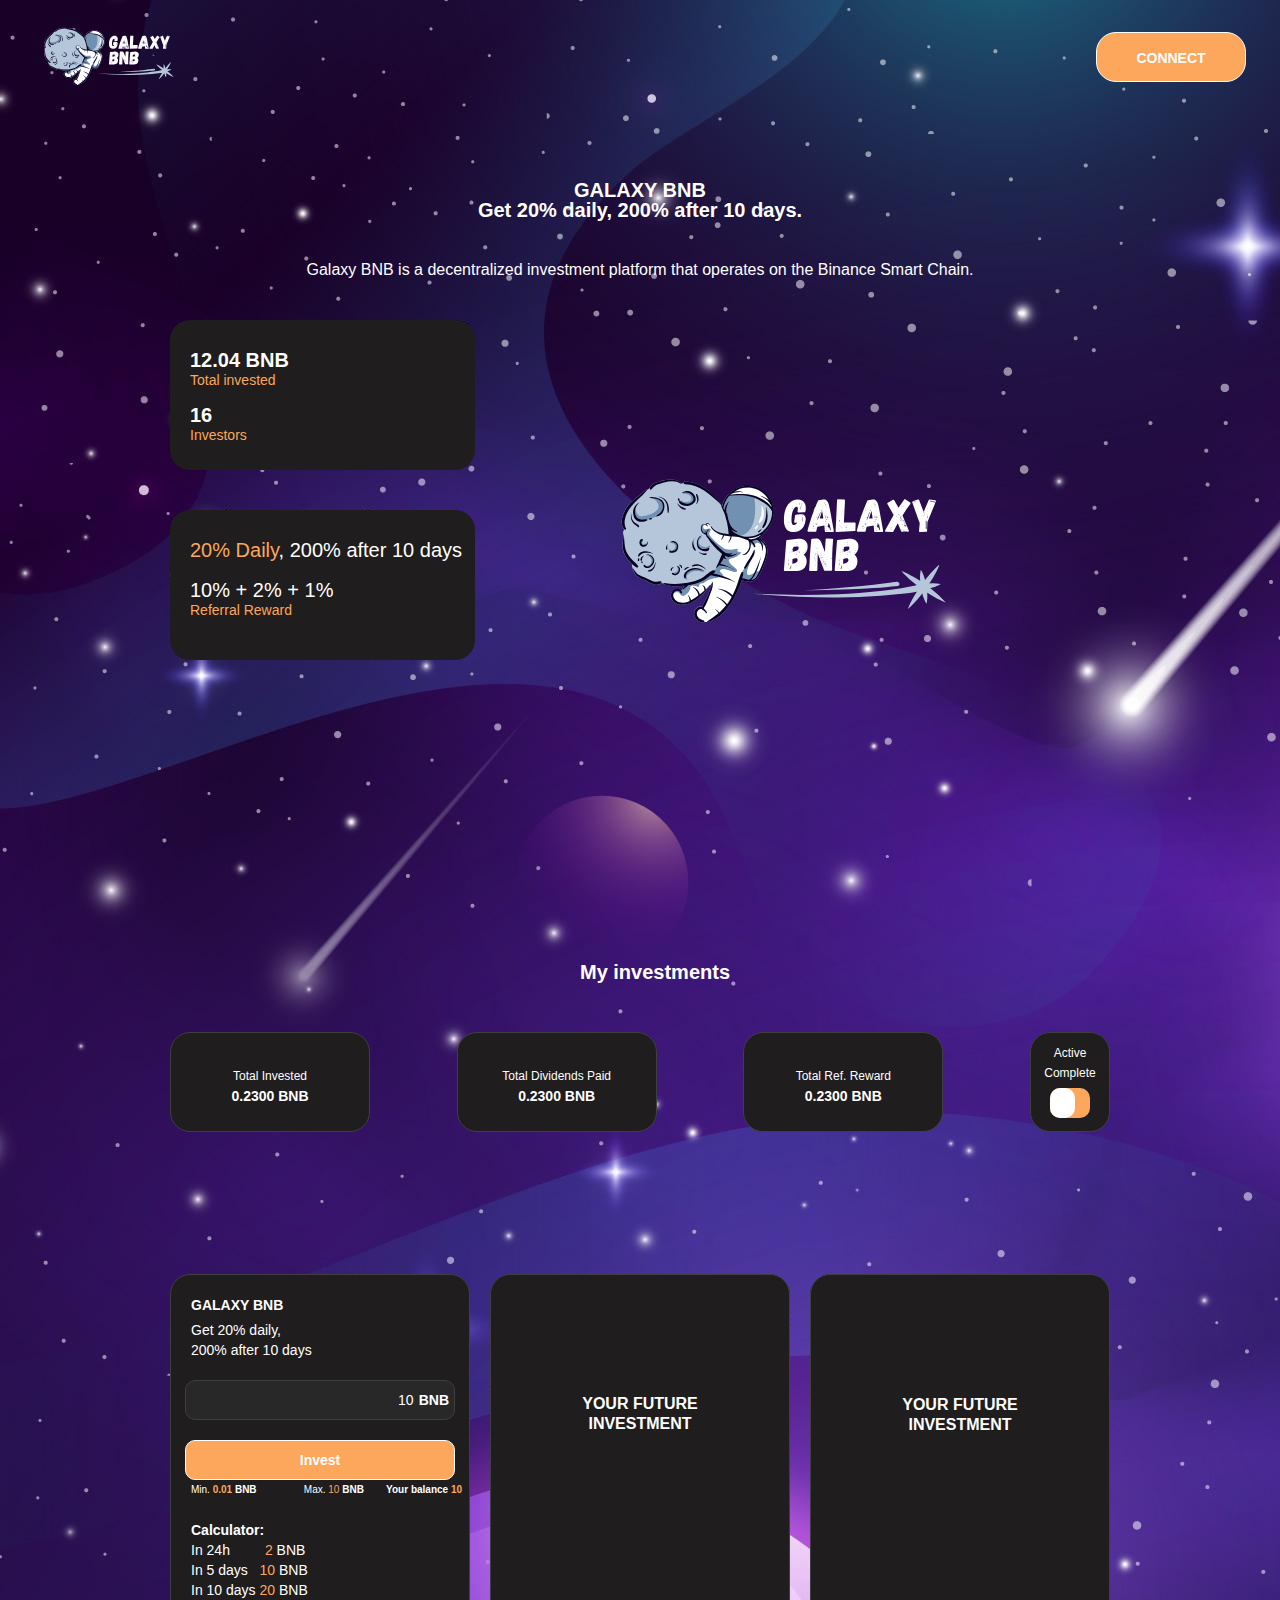
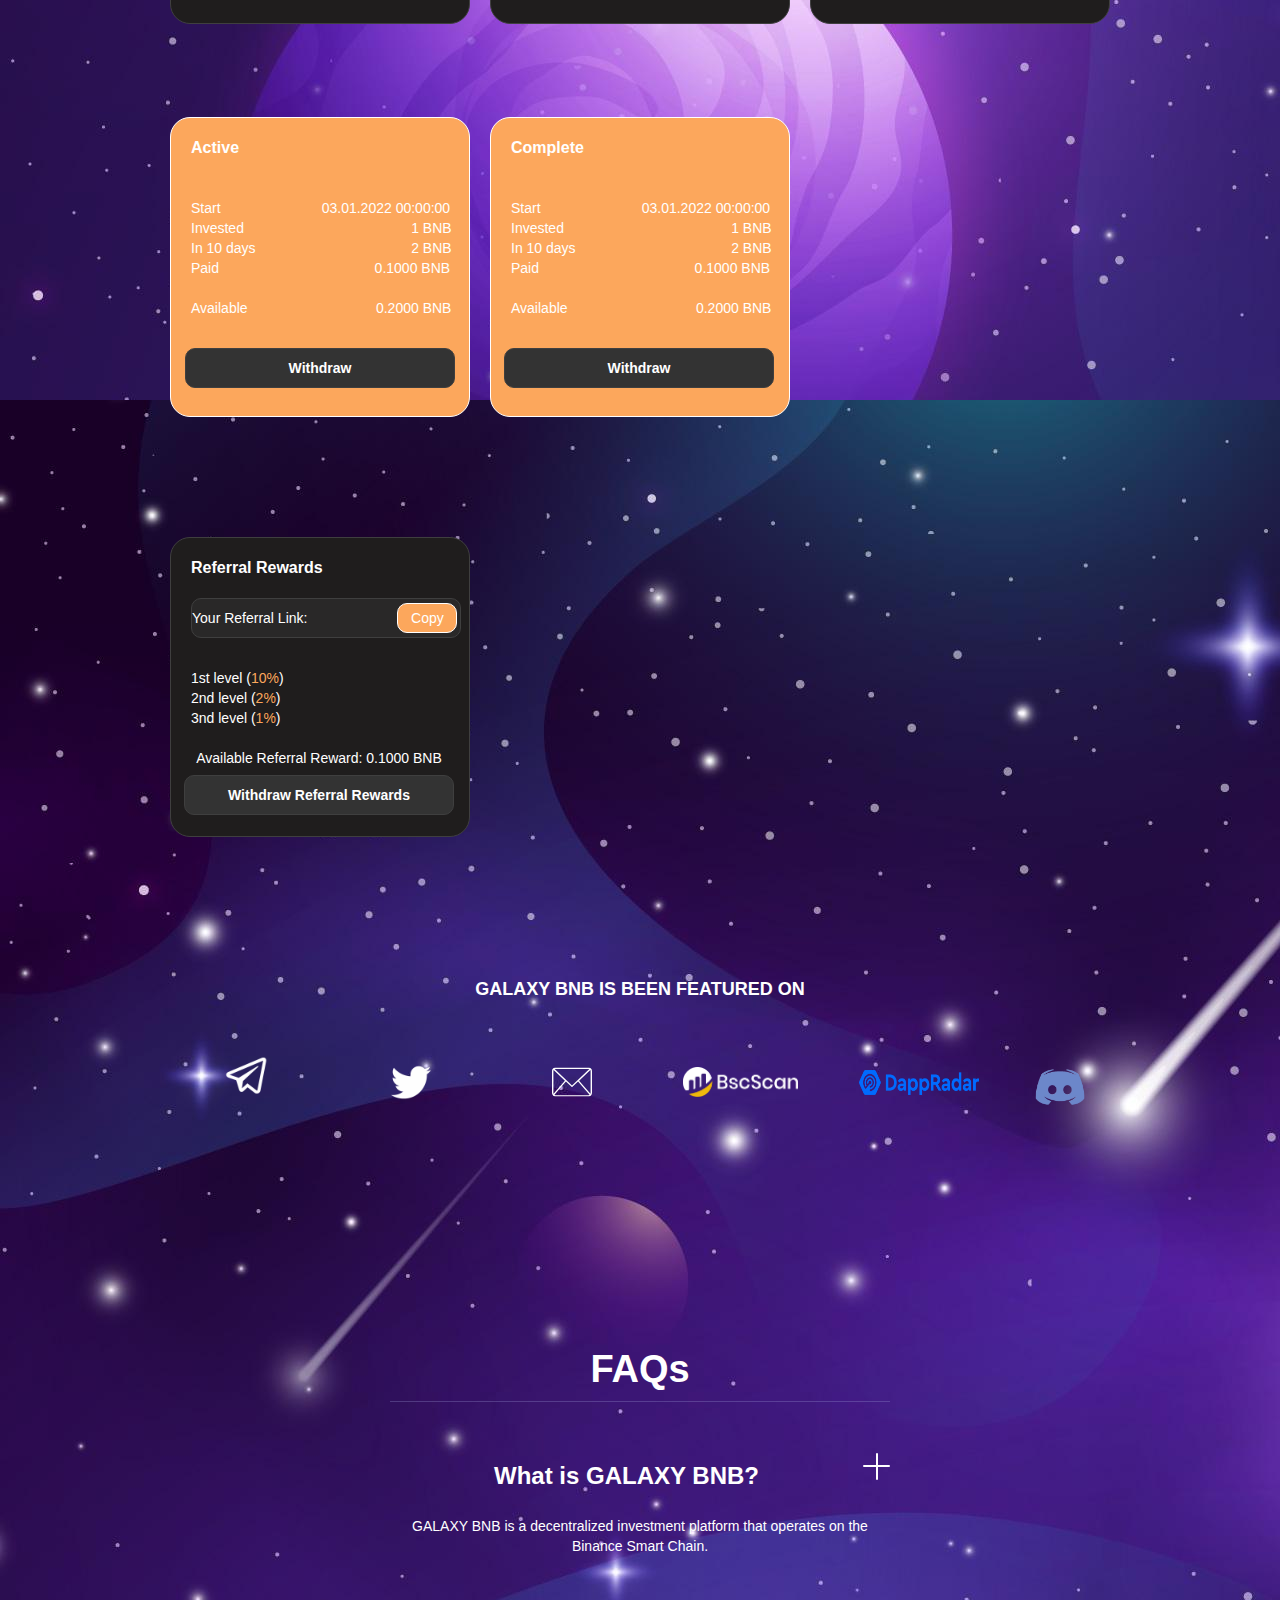
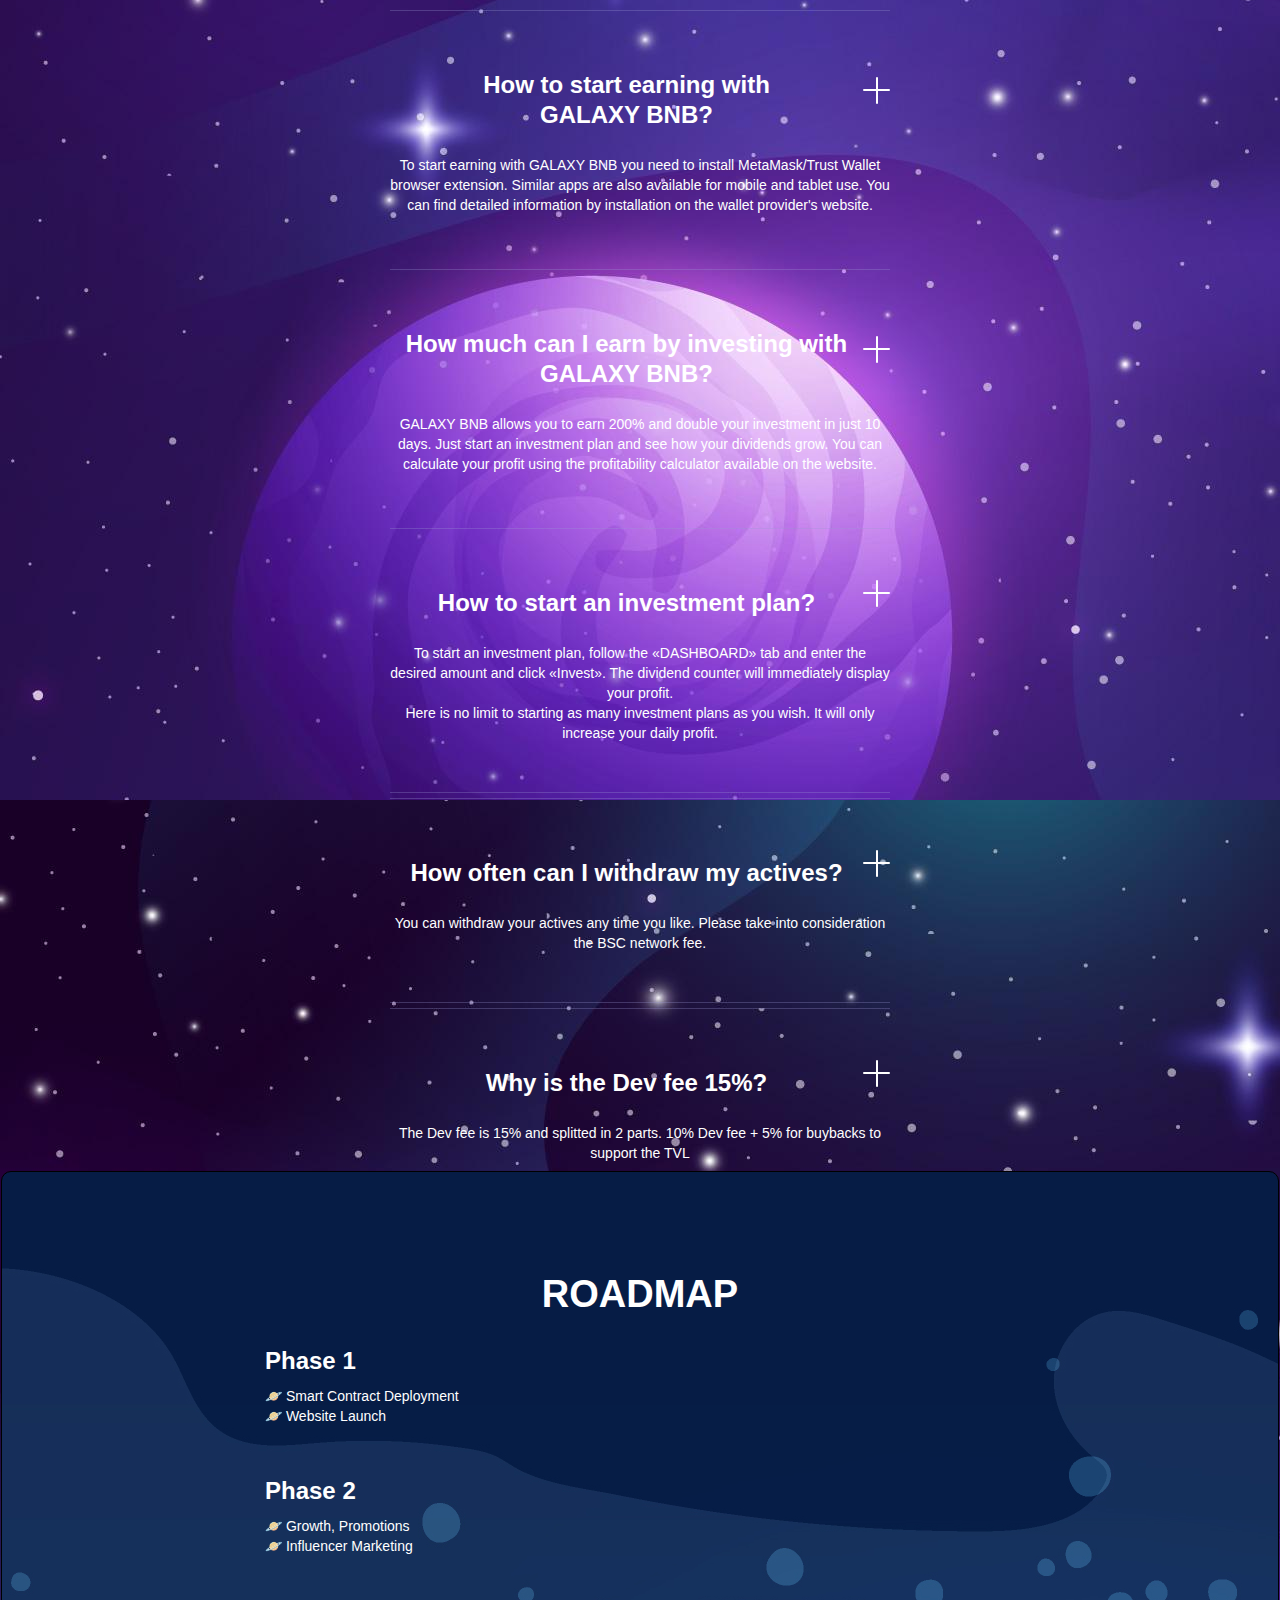
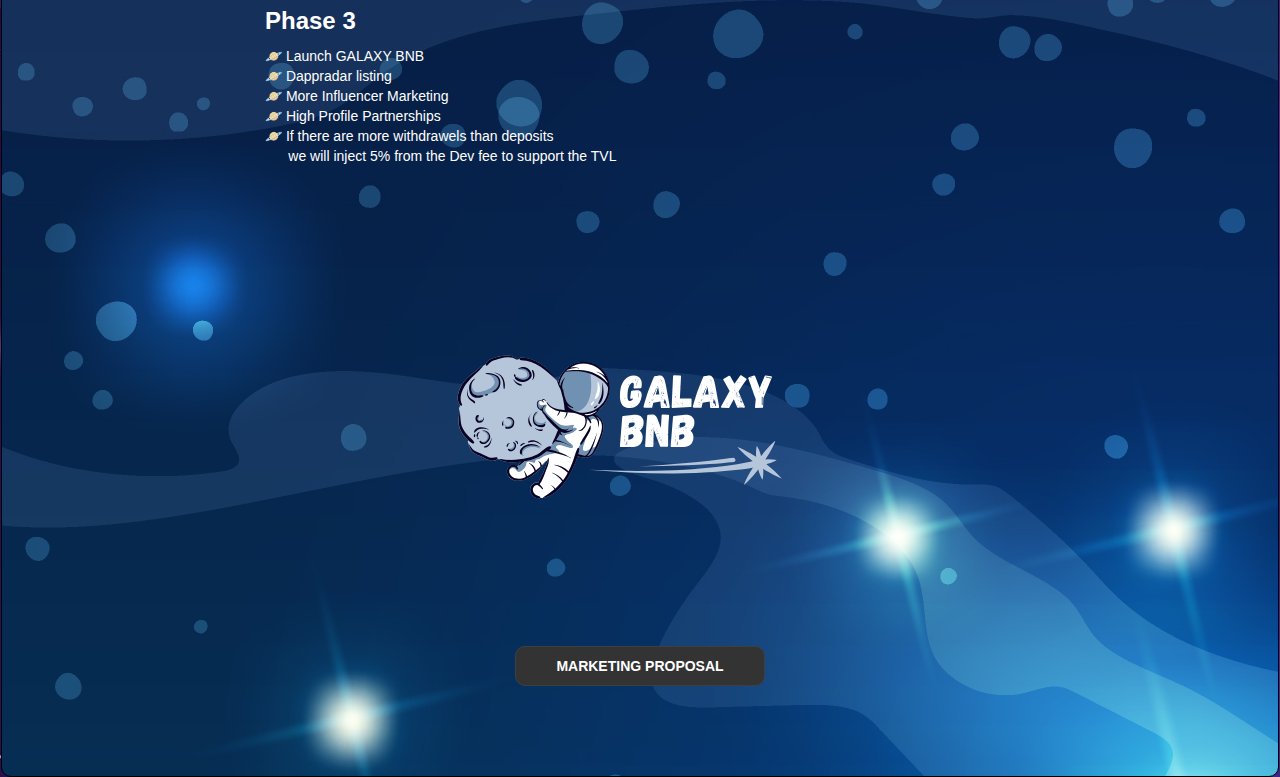
<file: index.html>
<!DOCTYPE html><!--  This site was created in Webflow. https://www.webflow.com  -->
<!--  Last Published: Sun Jan 08 2023 23:14:57 GMT+0000 (Coordinated Universal Time)  -->
<html data-wf-page="63b41cf1cf36e3b9a01da0e2" data-wf-site="63b41cf1cf36e358d11da0e1">
<head>
  <meta charset="utf-8">
  <title>BNB Galaxy</title>
  <meta content="width=device-width, initial-scale=1" name="viewport">
  <meta content="Webflow" name="generator">
  <link href="css/normalize.css" rel="stylesheet" type="text/css">
  <link href="css/webflow.css" rel="stylesheet" type="text/css">
  <link href="css/808bnb-io-new-c7988fdf868ace25471aa5742.webflow.css" rel="stylesheet" type="text/css">
  <!-- [if lt IE 9]><script src="https://cdnjs.cloudflare.com/ajax/libs/html5shiv/3.7.3/html5shiv.min.js" type="text/javascript"></script><![endif] -->
  <script type="text/javascript">!function(o,c){var n=c.documentElement,t=" w-mod-";n.className+=t+"js",("ontouchstart"in o||o.DocumentTouch&&c instanceof DocumentTouch)&&(n.className+=t+"touch")}(window,document);</script>
  <link href="images/favicon.ico" rel="shortcut icon" type="image/x-icon">
  <link href="images/webclip.png" rel="apple-touch-icon">
</head>
<body class="body">
  <div class="navbar-logo-center wf-section">
    <div class="w-layout-grid grid-2"><img src="images/CAF1A9E4-01CC-49CA-AB8C-7B7160CD1CA4.svg" loading="lazy" width="200" height="200" id="w-node-aac5303b-66f0-a043-94e7-a0de18a742e9-a01da0e2" alt="" class="image-26">
      <a id="w-node-_749eda4e-7f68-03d4-a8ec-d297a106cd26-a01da0e2" href="#" class="button-3 w-button"><strong class="bold-text-34">CONNECT<br></strong></a>
    </div>
  </div>
  <section class="gallery-scroll wf-section">
    <div class="text-block-70"><strong class="bold-text-42">GALAXY BNB<br>Get 20% daily, 200% after 10 days.</strong><strong class="bold-text-37"><br>‍<br>‍</strong></div>
    <div class="text-block-72">Galaxy BNB is a decentralized investment platform that operates on the Binance Smart Chain.</div>
    <div class="container-16">
      <div class="gallery-wrapper-2">
        <div id="w-node-a12ba84d-31dd-1f73-fc9e-4695f4e7cb0c-a01da0e2" class="gallery-grid">
          <div id="access-dash" class="gallery-image-wrapper w-node-a12ba84d-31dd-1f73-fc9e-4695f4e7cb11-a01da0e2">
            <div class="div-block-68">
              <div class="text-block-56"><strong>12.04 BNB</strong></div>
              <div class="text-block-57">Total invested</div>
              <div class="text-block-58"><strong>16</strong></div>
              <div class="text-block-59">Investors</div>
            </div>
          </div>
          <div id="w-node-cec7b7e1-fe13-f77e-1bbf-4ce8cfe62df6-a01da0e2" class="div-block-69">
            <div class="text-block-55"><span class="text-span-3">20% Daily</span>, 200% after 10 days</div>
            <div class="text-block-60">10% + 2% + 1%</div>
            <div class="text-block-61">Referral Reward</div>
          </div><img src="images/CAF1A9E4-01CC-49CA-AB8C-7B7160CD1CA4.svg" loading="lazy" id="w-node-_636bd352-b0a7-9c6e-f8b2-c95cc3d70253-a01da0e2" alt="">
        </div>
      </div>
    </div>
  </section>
  <section class="features-metrics-2 wf-section">
    <div class="text-block-75"><strong>My investments</strong></div>
    <div class="container-16">
      <div class="features-wrapper-2">
        <div class="features-block-2">
          <div class="div-block-60">
            <div class="text-block-41">Total Invested</div>
            <div class="text-block-42"><strong>0.2300 BNB</strong></div>
          </div>
        </div>
        <div class="features-block-2">
          <div class="div-block-61">
            <div class="text-block-43">Total Dividends Paid</div>
            <div class="text-block-44"><strong>0.2300 BNB</strong></div>
          </div>
        </div>
        <div class="features-block-2">
          <div class="div-block-62">
            <div class="text-block-45">Total Ref. Reward</div>
            <div class="text-block-46"><strong>0.2300 BNB</strong></div>
          </div>
        </div>
        <div class="features-block-2">
          <div class="div-block-63">
            <div class="text-block-47">Active</div>
            <div class="text-block-48">Complete</div>
            <div class="div-block-64">
              <div class="div-block-65"></div>
            </div>
          </div>
        </div>
      </div>
    </div>
  </section>
  <section class="gallery-slider wf-section">
    <div class="container-16">
      <div class="gallery-wrapper">
        <div id="w-node-e401685a-8f02-6e1b-1b93-a05a66e24e64-a01da0e2" class="div-block-59">
          <div class="text-block-49"><strong>GALAXY BNB<br></strong></div>
          <div class="text-block-50">Get 20% daily,<br>200% after 10 days</div>
          <div class="div-block-66">
            <div class="text-block-74">10</div>
            <div class="text-block-54"><strong class="bold-text-35">BNB</strong></div>
          </div>
          <a href="#" class="button-26 w-button"><strong>Invest</strong></a>
          <div class="text-block-76">Min. <span><strong class="bold-text-43">0.01</strong></span><strong> BNB                 </strong>Max. <span class="text-span-10">10</span> <strong>BNB        Your balance </strong><span class="text-span-11"><strong>10</strong></span></div>
          <div class="text-block-52"><strong>Calculator:</strong><br>In 24h         <span class="text-span-8">2</span> BNB<br>In 5 days   <span class="text-span-9">10</span> BNB<br>In 10 days <span class="text-span-4">20</span> BNB<br><strong></strong></div>
        </div>
        <div id="w-node-dd262756-73bf-c244-336b-8bc79320a147-a01da0e2" class="div-block-73"></div>
        <p id="w-node-_0fe759b1-84f5-8a20-399d-f335e03c5793-a01da0e2" class="paragraph-19"><strong class="bold-text-36">YOUR FUTURE<br>INVESTMENT</strong></p>
        <div id="w-node-_633b4efc-7145-4666-175d-3cb17bf5d3d6-a01da0e2" class="div-block-74">
          <p id="w-node-_2643bd2c-b6c8-6c4d-ac11-c0fe59de5853-a01da0e2" class="paragraph-24"><strong class="bold-text-36">YOUR FUTURE<br>INVESTMENT</strong></p>
        </div>
        <div id="w-node-_707a5a48-5f78-a2eb-3233-27a8f9196182-a01da0e2" class="div-block-70">
          <div class="text-block-63"><strong>Referral Rewards</strong></div>
          <div class="div-block-71">
            <div class="text-block-64">Your Referral Link:</div>
            <a href="#" class="button-28 w-button">Copy</a>
          </div>
          <div class="text-block-65">1st level (<span class="text-span-5">10%</span>)</div>
          <div class="text-block-66">2nd level (<span class="text-span-6">2%</span>)</div>
          <div class="text-block-67">3nd level (<span class="text-span-7">1%</span>)</div>
          <div class="div-block-76">Available Referral Reward: 0.1000 BNB</div>
          <a href="#" class="button-30 w-button"><strong>Withdraw Referral Rewards</strong></a>
        </div>
        <div id="w-node-b04e4d47-f1bc-40e8-a7e7-30712a90956a-a01da0e2" class="div-block-58">
          <div class="text-block-51"><strong>Active</strong></div>
          <p class="paragraph-18">Start                          03.01.2022 00:00:00<br>Invested                                           1 BNB<br>In 10 days                                        2 BNB<br>Paid                                        0.1000 BNB<br><br>Available                                 0.2000 BNB</p>
          <a href="#" class="button-27 w-button"><strong>Withdraw</strong></a>
        </div>
        <div id="w-node-f536cfe1-a964-271f-3cf5-b100e4cd17b8-a01da0e2" class="div-block-75">
          <div class="text-block-68"><strong>Complete</strong></div>
          <p id="w-node-_5d091fac-96b8-6caf-aa42-83dff24f8cf5-a01da0e2" class="paragraph-21">Start                          03.01.2022 00:00:00<br>Invested                                           1 BNB<br>In 10 days                                        2 BNB<br>Paid                                        0.1000 BNB<br><br>Available                                 0.2000 BNB</p>
          <a href="#" class="button-29 w-button"><strong>Withdraw</strong></a>
        </div>
      </div>
    </div>
  </section>
  <section class="logos-without-title-5 wf-section">
    <div class="text-block-71"><strong>GALAXY BNB IS BEEN FEATURED ON</strong></div>
    <div class="container-17">
      <div class="clients-wrapper-three-5">
        <a href="https://t.me/GALAXYBNB" class="w-inline-block"><img src="images/34A4E54A-E4F5-4F39-A39B-A0CB165120B7-2-p-500.png" loading="lazy" width="100" height="100" alt="AriseHealth logo" srcset="images/34A4E54A-E4F5-4F39-A39B-A0CB165120B7-2-p-500-p-500.png 500w, images/34A4E54A-E4F5-4F39-A39B-A0CB165120B7-2-p-500.png 500w" sizes="(max-width: 479px) 39vw, 100px" class="clients-image-three-5"></a>
        <a href="https://mobile.twitter.com/galaxybnb_" class="w-inline-block"><img src="images/A81D50E4-355B-4DD3-8A73-BAE8D2AD5FC4.PNG" loading="lazy" width="100" height="100" alt="OE logo" srcset="images/A81D50E4-355B-4DD3-8A73-BAE8D2AD5FC4-p-500.png 500w, images/A81D50E4-355B-4DD3-8A73-BAE8D2AD5FC4.PNG 500w" sizes="(max-width: 479px) 39vw, 100px" class="clients-image-three-5"></a>
        <a href="mailto:contact@galaxybnb.io" class="w-inline-block"><img src="images/4EB51943-2AFB-42B9-AC6E-019CC102F18C.svg" loading="lazy" width="100" height="100" alt="2020INC logo" class="clients-image-three-5"></a>
        <a href="https://bscscan.com/address/0xAEC17b02997Baa168956e16E47589924A9F58852#code" class="w-inline-block"><img src="images/BscScan-logo-light.webp" loading="lazy" width="115" height="30" alt="The Paak logo" id="w-node-b8b8a6d1-01e4-9822-c7d1-b71e8a93e7c7-a01da0e2" class="clients-image-three-5"></a>
        <a href="#" class="w-inline-block"><img class="clients-image-three-5" src="images/dappradar.48e9e0d5-p-500.png" width="120" height="25" alt="Ephicient logo" sizes="(max-width: 479px) 39vw, 120px" id="w-node-b8b8a6d1-01e4-9822-c7d1-b71e8a93e7c8-a01da0e2" loading="lazy" srcset="images/dappradar.48e9e0d5-p-500-p-500.png 500w, images/dappradar.48e9e0d5-p-500.png 500w"></a>
        <a href="#" class="w-inline-block"><img src="images/discordtransparent.png" loading="lazy" width="70" sizes="70px" srcset="images/discordtransparent-p-500.png 500w, images/discordtransparent-p-800.png 800w, images/discordtransparent-p-1080.png 1080w, images/discordtransparent.png 1280w" alt=""></a>
      </div>
    </div>
  </section>
  <div class="hero-wrapper-two-3">
    <div class="div-block-24">
      <h1 class="heading-13">FAQs</h1>
      <div class="faq-wrapper">
        <div class="faq-top-content">
          <h3 class="title faq">What is GALAXY BNB?</h3>
          <div class="faq-icon-wrapper">
            <div class="faq-icon-line-1"></div>
            <div class="faq-icon-line-2"></div>
          </div>
        </div>
        <div class="faq-content">
          <div class="space faq"></div>
          <p class="_808bnb-is-a-decentralized faq">GALAXY BNB is a decentralized investment platform that operates on the Binance Smart Chain.</p>
        </div>
      </div>
      <div class="faq-wrapper">
        <div class="faq-top-content">
          <h3 class="title faq"> How to start earning with<br>GALAXY BNB? </h3>
          <div class="faq-icon-wrapper">
            <div class="faq-icon-line-1"></div>
            <div class="faq-icon-line-2"></div>
          </div>
        </div>
        <div class="faq-content">
          <div class="space faq"></div>
          <p class="_808bnb-is-a-decentralized faq">To start earning with GALAXY BNB you need to install MetaMask/Trust Wallet browser extension. Similar apps are also available for mobile and tablet use. You can find detailed information by installation on the wallet provider&#x27;s website.</p>
        </div>
      </div>
      <div class="faq-wrapper">
        <div class="faq-top-content">
          <h3 class="title faq">How much can I earn by investing with GALAXY BNB?</h3>
          <div class="faq-icon-wrapper">
            <div class="faq-icon-line-1"></div>
            <div class="faq-icon-line-2"></div>
          </div>
        </div>
        <div class="faq-content">
          <div class="space faq"></div>
          <p class="_808bnb-is-a-decentralized faq">GALAXY BNB allows you to earn 200% and double your investment in just 10 days. Just start an investment plan and see how your dividends grow. You can calculate your profit using the profitability calculator available on the website.</p>
        </div>
      </div>
      <div class="faq-wrapper last">
        <div class="faq-top-content">
          <h3 class="title faq">How to start an investment plan?</h3>
          <div class="faq-icon-wrapper">
            <div class="faq-icon-line-1"></div>
            <div class="faq-icon-line-2"></div>
          </div>
        </div>
        <div class="faq-content">
          <div class="space faq"></div>
          <p class="_808bnb-is-a-decentralized faq">To start an investment plan, follow the «DASHBOARD» tab and enter the desired amount and click «Invest». The dividend counter will immediately display your profit.<br>Here is no limit to starting as many investment plans as you wish. It will only increase your daily profit.<br></p>
        </div>
      </div>
      <div class="faq-wrapper last">
        <div class="faq-top-content">
          <h3 class="title faq">How often can I withdraw my actives?</h3>
          <div class="faq-icon-wrapper">
            <div class="faq-icon-line-1"></div>
            <div class="faq-icon-line-2"></div>
          </div>
        </div>
        <div class="faq-content">
          <div class="space faq"></div>
          <p class="_808bnb-is-a-decentralized faq">You can withdraw your actives any time you like. Please take into consideration the BSC network fee.</p>
        </div>
      </div>
      <div class="faq-wrapper last">
        <div class="faq-top-content">
          <h3 class="title faq">Why is the Dev fee 15%?</h3>
          <div class="faq-icon-wrapper">
            <div class="faq-icon-line-1"></div>
            <div class="faq-icon-line-2"></div>
          </div>
        </div>
        <div class="faq-content">
          <div class="space faq"></div>
          <p class="_808bnb-is-a-decentralized faq">The Dev fee is 15% and splitted in 2 parts. 10% Dev fee + 5% for buybacks to support the TVL</p>
        </div>
      </div>
    </div>
  </div>
  <section class="hero-stack-9 wf-section">
    <div class="hero-wrapper-two-9">
      <h1 class="heading-14">ROADMAP</h1>
      <div class="div-block-35">
        <h3 class="heading-15">Phase 1</h3>
      </div>
      <div class="div-block-40">
        <p class="paragraph-13">🪐 Smart Contract Deployment<br>🪐 Website Launch<br>‍<br></p>
      </div>
      <div class="div-block-36">
        <h3 class="heading-16">Phase 2</h3>
      </div>
      <div class="div-block-41">
        <p class="paragraph-14">🪐 Growth, Promotions<br>🪐 Influencer Marketing<br>‍</p>
      </div>
      <div class="div-block-37">
        <h3 class="heading-17">Phase 3</h3>
      </div>
      <div class="div-block-42">
        <p class="paragraph-15">🪐 Launch GALAXY BNB<br>🪐 Dappradar listing<br>🪐 More Influencer Marketing<br>🪐 High Profile Partnerships<br>🪐 If there are more withdrawels than deposits<br>       we will inject 5% from the Dev fee to support the TVL<br><br></p>
      </div>
      <div class="div-block-77"><img src="images/CAF1A9E4-01CC-49CA-AB8C-7B7160CD1CA4.svg" loading="lazy" alt=""></div>
      <div>
        <a href="mailto:contact@galaxybnb.io" class="button-20 w-button"><strong>MARKETING PROPOSAL</strong></a>
      </div>
    </div>
  </section>
  <script src="https://d3e54v103j8qbb.cloudfront.net/js/jquery-3.5.1.min.dc5e7f18c8.js?site=63b41cf1cf36e358d11da0e1" type="text/javascript" integrity="sha256-9/aliU8dGd2tb6OSsuzixeV4y/faTqgFtohetphbbj0=" crossorigin="anonymous"></script>
  <script src="js/webflow.js" type="text/javascript"></script>
  <!-- [if lte IE 9]><script src="https://cdnjs.cloudflare.com/ajax/libs/placeholders/3.0.2/placeholders.min.js"></script><![endif] -->
</body>
</html>
</file>
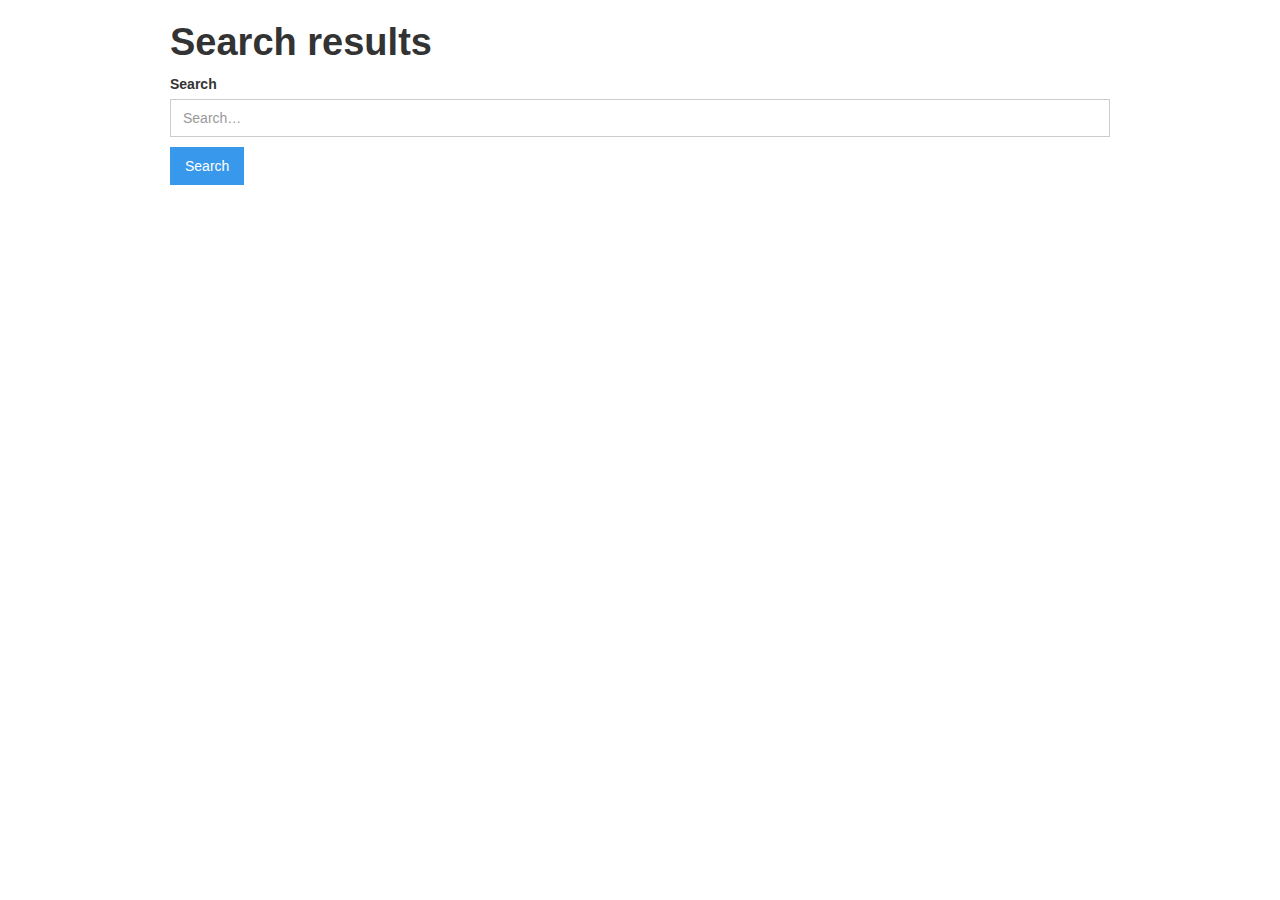
<file: search.html>
<!DOCTYPE html><!--  This site was created in Webflow. https://www.webflow.com  -->
<!--  Last Published: Sun Jan 08 2023 23:14:57 GMT+0000 (Coordinated Universal Time)  -->
<html data-wf-page="63b41cf1cf36e32e101da0e3" data-wf-site="63b41cf1cf36e358d11da0e1">
<head>
  <meta charset="utf-8">
  <title>Search Results</title>
  <meta content="Search Results" property="og:title">
  <meta content="Search Results" property="twitter:title">
  <meta content="width=device-width, initial-scale=1" name="viewport">
  <meta content="Webflow" name="generator">
  <link href="css/normalize.css" rel="stylesheet" type="text/css">
  <link href="css/webflow.css" rel="stylesheet" type="text/css">
  <link href="css/808bnb-io-new-c7988fdf868ace25471aa5742.webflow.css" rel="stylesheet" type="text/css">
  <!-- [if lt IE 9]><script src="https://cdnjs.cloudflare.com/ajax/libs/html5shiv/3.7.3/html5shiv.min.js" type="text/javascript"></script><![endif] -->
  <script type="text/javascript">!function(o,c){var n=c.documentElement,t=" w-mod-";n.className+=t+"js",("ontouchstart"in o||o.DocumentTouch&&c instanceof DocumentTouch)&&(n.className+=t+"touch")}(window,document);</script>
  <link href="images/favicon.ico" rel="shortcut icon" type="image/x-icon">
  <link href="images/webclip.png" rel="apple-touch-icon">
</head>
<body>
  <div class="w-container">
    <h1>Search results</h1>
    <form action="/search" class="w-form"><label for="search">Search</label><input type="search" class="w-input" maxlength="256" name="query" placeholder="Search…" id="search" required=""><input type="submit" value="Search" class="w-button"></form>
  </div>
  <script src="https://d3e54v103j8qbb.cloudfront.net/js/jquery-3.5.1.min.dc5e7f18c8.js?site=63b41cf1cf36e358d11da0e1" type="text/javascript" integrity="sha256-9/aliU8dGd2tb6OSsuzixeV4y/faTqgFtohetphbbj0=" crossorigin="anonymous"></script>
  <script src="js/webflow.js" type="text/javascript"></script>
  <!-- [if lte IE 9]><script src="https://cdnjs.cloudflare.com/ajax/libs/placeholders/3.0.2/placeholders.min.js"></script><![endif] -->
</body>
</html>
</file>
<file: css/webflow.css>
@font-face {
  font-family: 'webflow-icons';
  src: url("[data-uri]") format('truetype');
  font-weight: normal;
  font-style: normal;
}
[class^="w-icon-"],
[class*=" w-icon-"] {
  /* use !important to prevent issues with browser extensions that change fonts */
  font-family: 'webflow-icons' !important;
  speak: none;
  font-style: normal;
  font-weight: normal;
  font-variant: normal;
  text-transform: none;
  line-height: 1;
  /* Better Font Rendering =========== */
  -webkit-font-smoothing: antialiased;
  -moz-osx-font-smoothing: grayscale;
}
.w-icon-slider-right:before {
  content: "\e600";
}
.w-icon-slider-left:before {
  content: "\e601";
}
.w-icon-nav-menu:before {
  content: "\e602";
}
.w-icon-arrow-down:before,
.w-icon-dropdown-toggle:before {
  content: "\e603";
}
.w-icon-file-upload-remove:before {
  content: "\e900";
}
.w-icon-file-upload-icon:before {
  content: "\e903";
}
* {
  -webkit-box-sizing: border-box;
  -moz-box-sizing: border-box;
  box-sizing: border-box;
}
html {
  height: 100%;
}
body {
  margin: 0;
  min-height: 100%;
  background-color: #fff;
  font-family: Arial, sans-serif;
  font-size: 14px;
  line-height: 20px;
  color: #333;
}
img {
  max-width: 100%;
  vertical-align: middle;
  display: inline-block;
}
html.w-mod-touch * {
  background-attachment: scroll !important;
}
.w-block {
  display: block;
}
.w-inline-block {
  max-width: 100%;
  display: inline-block;
}
.w-clearfix:before,
.w-clearfix:after {
  content: " ";
  display: table;
  grid-column-start: 1;
  grid-row-start: 1;
  grid-column-end: 2;
  grid-row-end: 2;
}
.w-clearfix:after {
  clear: both;
}
.w-hidden {
  display: none;
}
.w-button {
  display: inline-block;
  padding: 9px 15px;
  background-color: #3898EC;
  color: white;
  border: 0;
  line-height: inherit;
  text-decoration: none;
  cursor: pointer;
  border-radius: 0;
}
input.w-button {
  -webkit-appearance: button;
}
html[data-w-dynpage] [data-w-cloak] {
  color: transparent !important;
}
.w-webflow-badge,
.w-webflow-badge * {
  position: static;
  left: auto;
  top: auto;
  right: auto;
  bottom: auto;
  z-index: auto;
  display: block;
  visibility: visible;
  overflow: visible;
  overflow-x: visible;
  overflow-y: visible;
  box-sizing: border-box;
  width: auto;
  height: auto;
  max-height: none;
  max-width: none;
  min-height: 0;
  min-width: 0;
  margin: 0;
  padding: 0;
  float: none;
  clear: none;
  border: 0 none transparent;
  border-radius: 0;
  background: none;
  background-image: none;
  background-position: 0% 0%;
  background-size: auto auto;
  background-repeat: repeat;
  background-origin: padding-box;
  background-clip: border-box;
  background-attachment: scroll;
  background-color: transparent;
  box-shadow: none;
  opacity: 1;
  transform: none;
  transition: none;
  direction: ltr;
  font-family: inherit;
  font-weight: inherit;
  color: inherit;
  font-size: inherit;
  line-height: inherit;
  font-style: inherit;
  font-variant: inherit;
  text-align: inherit;
  letter-spacing: inherit;
  text-decoration: inherit;
  text-indent: 0;
  text-transform: inherit;
  list-style-type: disc;
  text-shadow: none;
  font-smoothing: auto;
  vertical-align: baseline;
  cursor: inherit;
  white-space: inherit;
  word-break: normal;
  word-spacing: normal;
  word-wrap: normal;
}
.w-webflow-badge {
  position: fixed !important;
  display: inline-block !important;
  visibility: visible !important;
  z-index: 2147483647 !important;
  top: auto !important;
  right: 12px !important;
  bottom: 12px !important;
  left: auto !important;
  color: #AAADB0 !important;
  background-color: #fff !important;
  border-radius: 3px !important;
  padding: 6px 8px 6px 6px !important;
  font-size: 12px !important;
  opacity: 1 !important;
  line-height: 14px !important;
  text-decoration: none !important;
  transform: none !important;
  margin: 0 !important;
  width: auto !important;
  height: auto !important;
  overflow: visible !important;
  white-space: nowrap;
  box-shadow: 0 0 0 1px rgba(0, 0, 0, 0.1), 0px 1px 3px rgba(0, 0, 0, 0.1);
  cursor: pointer;
}
.w-webflow-badge > img {
  display: inline-block !important;
  visibility: visible !important;
  opacity: 1 !important;
  vertical-align: middle !important;
}
h1,
h2,
h3,
h4,
h5,
h6 {
  font-weight: bold;
  margin-bottom: 10px;
}
h1 {
  font-size: 38px;
  line-height: 44px;
  margin-top: 20px;
}
h2 {
  font-size: 32px;
  line-height: 36px;
  margin-top: 20px;
}
h3 {
  font-size: 24px;
  line-height: 30px;
  margin-top: 20px;
}
h4 {
  font-size: 18px;
  line-height: 24px;
  margin-top: 10px;
}
h5 {
  font-size: 14px;
  line-height: 20px;
  margin-top: 10px;
}
h6 {
  font-size: 12px;
  line-height: 18px;
  margin-top: 10px;
}
p {
  margin-top: 0;
  margin-bottom: 10px;
}
blockquote {
  margin: 0 0 10px 0;
  padding: 10px 20px;
  border-left: 5px solid #E2E2E2;
  font-size: 18px;
  line-height: 22px;
}
figure {
  margin: 0;
  margin-bottom: 10px;
}
figcaption {
  margin-top: 5px;
  text-align: center;
}
ul,
ol {
  margin-top: 0px;
  margin-bottom: 10px;
  padding-left: 40px;
}
.w-list-unstyled {
  padding-left: 0;
  list-style: none;
}
.w-embed:before,
.w-embed:after {
  content: " ";
  display: table;
  grid-column-start: 1;
  grid-row-start: 1;
  grid-column-end: 2;
  grid-row-end: 2;
}
.w-embed:after {
  clear: both;
}
.w-video {
  width: 100%;
  position: relative;
  padding: 0;
}
.w-video iframe,
.w-video object,
.w-video embed {
  position: absolute;
  top: 0;
  left: 0;
  width: 100%;
  height: 100%;
  border: none;
}
fieldset {
  padding: 0;
  margin: 0;
  border: 0;
}
button,
[type='button'],
[type='reset'] {
  border: 0;
  cursor: pointer;
  -webkit-appearance: button;
}
.w-form {
  margin: 0 0 15px;
}
.w-form-done {
  display: none;
  padding: 20px;
  text-align: center;
  background-color: #dddddd;
}
.w-form-fail {
  display: none;
  margin-top: 10px;
  padding: 10px;
  background-color: #ffdede;
}
label {
  display: block;
  margin-bottom: 5px;
  font-weight: bold;
}
.w-input,
.w-select {
  display: block;
  width: 100%;
  height: 38px;
  padding: 8px 12px;
  margin-bottom: 10px;
  font-size: 14px;
  line-height: 1.42857143;
  color: #333333;
  vertical-align: middle;
  background-color: #ffffff;
  border: 1px solid #cccccc;
}
.w-input:-moz-placeholder,
.w-select:-moz-placeholder {
  color: #999;
}
.w-input::-moz-placeholder,
.w-select::-moz-placeholder {
  color: #999;
  opacity: 1;
}
.w-input:-ms-input-placeholder,
.w-select:-ms-input-placeholder {
  color: #999;
}
.w-input::-webkit-input-placeholder,
.w-select::-webkit-input-placeholder {
  color: #999;
}
.w-input:focus,
.w-select:focus {
  border-color: #3898EC;
  outline: 0;
}
.w-input[disabled],
.w-select[disabled],
.w-input[readonly],
.w-select[readonly],
fieldset[disabled] .w-input,
fieldset[disabled] .w-select {
  cursor: not-allowed;
}
.w-input[disabled]:not(.w-input-disabled),
.w-select[disabled]:not(.w-input-disabled),
.w-input[readonly],
.w-select[readonly],
fieldset[disabled]:not(.w-input-disabled) .w-input,
fieldset[disabled]:not(.w-input-disabled) .w-select {
  background-color: #eeeeee;
}
textarea.w-input,
textarea.w-select {
  height: auto;
}
.w-select {
  background-color: #f3f3f3;
}
.w-select[multiple] {
  height: auto;
}
.w-form-label {
  display: inline-block;
  cursor: pointer;
  font-weight: normal;
  margin-bottom: 0px;
}
.w-radio {
  display: block;
  margin-bottom: 5px;
  padding-left: 20px;
}
.w-radio:before,
.w-radio:after {
  content: " ";
  display: table;
  grid-column-start: 1;
  grid-row-start: 1;
  grid-column-end: 2;
  grid-row-end: 2;
}
.w-radio:after {
  clear: both;
}
.w-radio-input {
  margin: 4px 0 0;
  margin-top: 1px \9;
  line-height: normal;
  float: left;
  margin-left: -20px;
}
.w-radio-input {
  margin-top: 3px;
}
.w-file-upload {
  display: block;
  margin-bottom: 10px;
}
.w-file-upload-input {
  width: 0.1px;
  height: 0.1px;
  opacity: 0;
  overflow: hidden;
  position: absolute;
  z-index: -100;
}
.w-file-upload-default,
.w-file-upload-uploading,
.w-file-upload-success {
  display: inline-block;
  color: #333333;
}
.w-file-upload-error {
  display: block;
  margin-top: 10px;
}
.w-file-upload-default.w-hidden,
.w-file-upload-uploading.w-hidden,
.w-file-upload-error.w-hidden,
.w-file-upload-success.w-hidden {
  display: none;
}
.w-file-upload-uploading-btn {
  display: flex;
  font-size: 14px;
  font-weight: normal;
  cursor: pointer;
  margin: 0;
  padding: 8px 12px;
  border: 1px solid #cccccc;
  background-color: #fafafa;
}
.w-file-upload-file {
  display: flex;
  flex-grow: 1;
  justify-content: space-between;
  margin: 0;
  padding: 8px 9px 8px 11px;
  border: 1px solid #cccccc;
  background-color: #fafafa;
}
.w-file-upload-file-name {
  font-size: 14px;
  font-weight: normal;
  display: block;
}
.w-file-remove-link {
  margin-top: 3px;
  margin-left: 10px;
  width: auto;
  height: auto;
  padding: 3px;
  display: block;
  cursor: pointer;
}
.w-icon-file-upload-remove {
  margin: auto;
  font-size: 10px;
}
.w-file-upload-error-msg {
  display: inline-block;
  color: #ea384c;
  padding: 2px 0;
}
.w-file-upload-info {
  display: inline-block;
  line-height: 38px;
  padding: 0 12px;
}
.w-file-upload-label {
  display: inline-block;
  font-size: 14px;
  font-weight: normal;
  cursor: pointer;
  margin: 0;
  padding: 8px 12px;
  border: 1px solid #cccccc;
  background-color: #fafafa;
}
.w-icon-file-upload-icon,
.w-icon-file-upload-uploading {
  display: inline-block;
  margin-right: 8px;
  width: 20px;
}
.w-icon-file-upload-uploading {
  height: 20px;
}
.w-container {
  margin-left: auto;
  margin-right: auto;
  max-width: 940px;
}
.w-container:before,
.w-container:after {
  content: " ";
  display: table;
  grid-column-start: 1;
  grid-row-start: 1;
  grid-column-end: 2;
  grid-row-end: 2;
}
.w-container:after {
  clear: both;
}
.w-container .w-row {
  margin-left: -10px;
  margin-right: -10px;
}
.w-row:before,
.w-row:after {
  content: " ";
  display: table;
  grid-column-start: 1;
  grid-row-start: 1;
  grid-column-end: 2;
  grid-row-end: 2;
}
.w-row:after {
  clear: both;
}
.w-row .w-row {
  margin-left: 0;
  margin-right: 0;
}
.w-col {
  position: relative;
  float: left;
  width: 100%;
  min-height: 1px;
  padding-left: 10px;
  padding-right: 10px;
}
.w-col .w-col {
  padding-left: 0;
  padding-right: 0;
}
.w-col-1 {
  width: 8.33333333%;
}
.w-col-2 {
  width: 16.66666667%;
}
.w-col-3 {
  width: 25%;
}
.w-col-4 {
  width: 33.33333333%;
}
.w-col-5 {
  width: 41.66666667%;
}
.w-col-6 {
  width: 50%;
}
.w-col-7 {
  width: 58.33333333%;
}
.w-col-8 {
  width: 66.66666667%;
}
.w-col-9 {
  width: 75%;
}
.w-col-10 {
  width: 83.33333333%;
}
.w-col-11 {
  width: 91.66666667%;
}
.w-col-12 {
  width: 100%;
}
.w-hidden-main {
  display: none !important;
}
@media screen and (max-width: 991px) {
  .w-container {
    max-width: 728px;
  }
  .w-hidden-main {
    display: inherit !important;
  }
  .w-hidden-medium {
    display: none !important;
  }
  .w-col-medium-1 {
    width: 8.33333333%;
  }
  .w-col-medium-2 {
    width: 16.66666667%;
  }
  .w-col-medium-3 {
    width: 25%;
  }
  .w-col-medium-4 {
    width: 33.33333333%;
  }
  .w-col-medium-5 {
    width: 41.66666667%;
  }
  .w-col-medium-6 {
    width: 50%;
  }
  .w-col-medium-7 {
    width: 58.33333333%;
  }
  .w-col-medium-8 {
    width: 66.66666667%;
  }
  .w-col-medium-9 {
    width: 75%;
  }
  .w-col-medium-10 {
    width: 83.33333333%;
  }
  .w-col-medium-11 {
    width: 91.66666667%;
  }
  .w-col-medium-12 {
    width: 100%;
  }
  .w-col-stack {
    width: 100%;
    left: auto;
    right: auto;
  }
}
@media screen and (max-width: 767px) {
  .w-hidden-main {
    display: inherit !important;
  }
  .w-hidden-medium {
    display: inherit !important;
  }
  .w-hidden-small {
    display: none !important;
  }
  .w-row,
  .w-container .w-row {
    margin-left: 0;
    margin-right: 0;
  }
  .w-col {
    width: 100%;
    left: auto;
    right: auto;
  }
  .w-col-small-1 {
    width: 8.33333333%;
  }
  .w-col-small-2 {
    width: 16.66666667%;
  }
  .w-col-small-3 {
    width: 25%;
  }
  .w-col-small-4 {
    width: 33.33333333%;
  }
  .w-col-small-5 {
    width: 41.66666667%;
  }
  .w-col-small-6 {
    width: 50%;
  }
  .w-col-small-7 {
    width: 58.33333333%;
  }
  .w-col-small-8 {
    width: 66.66666667%;
  }
  .w-col-small-9 {
    width: 75%;
  }
  .w-col-small-10 {
    width: 83.33333333%;
  }
  .w-col-small-11 {
    width: 91.66666667%;
  }
  .w-col-small-12 {
    width: 100%;
  }
}
@media screen and (max-width: 479px) {
  .w-container {
    max-width: none;
  }
  .w-hidden-main {
    display: inherit !important;
  }
  .w-hidden-medium {
    display: inherit !important;
  }
  .w-hidden-small {
    display: inherit !important;
  }
  .w-hidden-tiny {
    display: none !important;
  }
  .w-col {
    width: 100%;
  }
  .w-col-tiny-1 {
    width: 8.33333333%;
  }
  .w-col-tiny-2 {
    width: 16.66666667%;
  }
  .w-col-tiny-3 {
    width: 25%;
  }
  .w-col-tiny-4 {
    width: 33.33333333%;
  }
  .w-col-tiny-5 {
    width: 41.66666667%;
  }
  .w-col-tiny-6 {
    width: 50%;
  }
  .w-col-tiny-7 {
    width: 58.33333333%;
  }
  .w-col-tiny-8 {
    width: 66.66666667%;
  }
  .w-col-tiny-9 {
    width: 75%;
  }
  .w-col-tiny-10 {
    width: 83.33333333%;
  }
  .w-col-tiny-11 {
    width: 91.66666667%;
  }
  .w-col-tiny-12 {
    width: 100%;
  }
}
.w-widget {
  position: relative;
}
.w-widget-map {
  width: 100%;
  height: 400px;
}
.w-widget-map label {
  width: auto;
  display: inline;
}
.w-widget-map img {
  max-width: inherit;
}
.w-widget-map .gm-style-iw {
  text-align: center;
}
.w-widget-map .gm-style-iw > button {
  display: none !important;
}
.w-widget-twitter {
  overflow: hidden;
}
.w-widget-twitter-count-shim {
  display: inline-block;
  vertical-align: top;
  position: relative;
  width: 28px;
  height: 20px;
  text-align: center;
  background: white;
  border: #758696 solid 1px;
  border-radius: 3px;
}
.w-widget-twitter-count-shim * {
  pointer-events: none;
  -webkit-user-select: none;
  -moz-user-select: none;
  -ms-user-select: none;
  user-select: none;
}
.w-widget-twitter-count-shim .w-widget-twitter-count-inner {
  position: relative;
  font-size: 15px;
  line-height: 12px;
  text-align: center;
  color: #999;
  font-family: serif;
}
.w-widget-twitter-count-shim .w-widget-twitter-count-clear {
  position: relative;
  display: block;
}
.w-widget-twitter-count-shim.w--large {
  width: 36px;
  height: 28px;
}
.w-widget-twitter-count-shim.w--large .w-widget-twitter-count-inner {
  font-size: 18px;
  line-height: 18px;
}
.w-widget-twitter-count-shim:not(.w--vertical) {
  margin-left: 5px;
  margin-right: 8px;
}
.w-widget-twitter-count-shim:not(.w--vertical).w--large {
  margin-left: 6px;
}
.w-widget-twitter-count-shim:not(.w--vertical):before,
.w-widget-twitter-count-shim:not(.w--vertical):after {
  top: 50%;
  left: 0;
  border: solid transparent;
  content: ' ';
  height: 0;
  width: 0;
  position: absolute;
  pointer-events: none;
}
.w-widget-twitter-count-shim:not(.w--vertical):before {
  border-color: rgba(117, 134, 150, 0);
  border-right-color: #5d6c7b;
  border-width: 4px;
  margin-left: -9px;
  margin-top: -4px;
}
.w-widget-twitter-count-shim:not(.w--vertical).w--large:before {
  border-width: 5px;
  margin-left: -10px;
  margin-top: -5px;
}
.w-widget-twitter-count-shim:not(.w--vertical):after {
  border-color: rgba(255, 255, 255, 0);
  border-right-color: white;
  border-width: 4px;
  margin-left: -8px;
  margin-top: -4px;
}
.w-widget-twitter-count-shim:not(.w--vertical).w--large:after {
  border-width: 5px;
  margin-left: -9px;
  margin-top: -5px;
}
.w-widget-twitter-count-shim.w--vertical {
  width: 61px;
  height: 33px;
  margin-bottom: 8px;
}
.w-widget-twitter-count-shim.w--vertical:before,
.w-widget-twitter-count-shim.w--vertical:after {
  top: 100%;
  left: 50%;
  border: solid transparent;
  content: ' ';
  height: 0;
  width: 0;
  position: absolute;
  pointer-events: none;
}
.w-widget-twitter-count-shim.w--vertical:before {
  border-color: rgba(117, 134, 150, 0);
  border-top-color: #5d6c7b;
  border-width: 5px;
  margin-left: -5px;
}
.w-widget-twitter-count-shim.w--vertical:after {
  border-color: rgba(255, 255, 255, 0);
  border-top-color: white;
  border-width: 4px;
  margin-left: -4px;
}
.w-widget-twitter-count-shim.w--vertical .w-widget-twitter-count-inner {
  font-size: 18px;
  line-height: 22px;
}
.w-widget-twitter-count-shim.w--vertical.w--large {
  width: 76px;
}
.w-background-video {
  position: relative;
  overflow: hidden;
  height: 500px;
  color: white;
}
.w-background-video > video {
  background-size: cover;
  background-position: 50% 50%;
  position: absolute;
  margin: auto;
  width: 100%;
  height: 100%;
  right: -100%;
  bottom: -100%;
  top: -100%;
  left: -100%;
  object-fit: cover;
  z-index: -100;
}
.w-background-video > video::-webkit-media-controls-start-playback-button {
  display: none !important;
  -webkit-appearance: none;
}
.w-background-video--control {
  position: absolute;
  bottom: 1em;
  right: 1em;
  background-color: transparent;
  padding: 0;
}
.w-background-video--control > [hidden] {
  display: none !important;
}
.w-slider {
  position: relative;
  height: 300px;
  text-align: center;
  background: #dddddd;
  clear: both;
  -webkit-tap-highlight-color: rgba(0, 0, 0, 0);
  tap-highlight-color: rgba(0, 0, 0, 0);
}
.w-slider-mask {
  position: relative;
  display: block;
  overflow: hidden;
  z-index: 1;
  left: 0;
  right: 0;
  height: 100%;
  white-space: nowrap;
}
.w-slide {
  position: relative;
  display: inline-block;
  vertical-align: top;
  width: 100%;
  height: 100%;
  white-space: normal;
  text-align: left;
}
.w-slider-nav {
  position: absolute;
  z-index: 2;
  top: auto;
  right: 0;
  bottom: 0;
  left: 0;
  margin: auto;
  padding-top: 10px;
  height: 40px;
  text-align: center;
  -webkit-tap-highlight-color: rgba(0, 0, 0, 0);
  tap-highlight-color: rgba(0, 0, 0, 0);
}
.w-slider-nav.w-round > div {
  border-radius: 100%;
}
.w-slider-nav.w-num > div {
  width: auto;
  height: auto;
  padding: 0.2em 0.5em;
  font-size: inherit;
  line-height: inherit;
}
.w-slider-nav.w-shadow > div {
  box-shadow: 0 0 3px rgba(51, 51, 51, 0.4);
}
.w-slider-nav-invert {
  color: #fff;
}
.w-slider-nav-invert > div {
  background-color: rgba(34, 34, 34, 0.4);
}
.w-slider-nav-invert > div.w-active {
  background-color: #222;
}
.w-slider-dot {
  position: relative;
  display: inline-block;
  width: 1em;
  height: 1em;
  background-color: rgba(255, 255, 255, 0.4);
  cursor: pointer;
  margin: 0 3px 0.5em;
  transition: background-color 100ms, color 100ms;
}
.w-slider-dot.w-active {
  background-color: #fff;
}
.w-slider-dot:focus {
  outline: none;
  box-shadow: 0px 0px 0px 2px #fff;
}
.w-slider-dot:focus.w-active {
  box-shadow: none;
}
.w-slider-arrow-left,
.w-slider-arrow-right {
  position: absolute;
  width: 80px;
  top: 0;
  right: 0;
  bottom: 0;
  left: 0;
  margin: auto;
  cursor: pointer;
  overflow: hidden;
  color: white;
  font-size: 40px;
  -webkit-tap-highlight-color: rgba(0, 0, 0, 0);
  tap-highlight-color: rgba(0, 0, 0, 0);
  -webkit-user-select: none;
  -moz-user-select: none;
  -ms-user-select: none;
  user-select: none;
}
.w-slider-arrow-left [class^='w-icon-'],
.w-slider-arrow-right [class^='w-icon-'],
.w-slider-arrow-left [class*=' w-icon-'],
.w-slider-arrow-right [class*=' w-icon-'] {
  position: absolute;
}
.w-slider-arrow-left:focus,
.w-slider-arrow-right:focus {
  outline: 0;
}
.w-slider-arrow-left {
  z-index: 3;
  right: auto;
}
.w-slider-arrow-right {
  z-index: 4;
  left: auto;
}
.w-icon-slider-left,
.w-icon-slider-right {
  top: 0;
  right: 0;
  bottom: 0;
  left: 0;
  margin: auto;
  width: 1em;
  height: 1em;
}
.w-slider-aria-label {
  border: 0;
  clip: rect(0 0 0 0);
  height: 1px;
  margin: -1px;
  overflow: hidden;
  padding: 0;
  position: absolute;
  width: 1px;
}
.w-slider-force-show {
  display: block !important;
}
.w-dropdown {
  display: inline-block;
  position: relative;
  text-align: left;
  margin-left: auto;
  margin-right: auto;
  z-index: 900;
}
.w-dropdown-btn,
.w-dropdown-toggle,
.w-dropdown-link {
  position: relative;
  vertical-align: top;
  text-decoration: none;
  color: #222222;
  padding: 20px;
  text-align: left;
  margin-left: auto;
  margin-right: auto;
  white-space: nowrap;
}
.w-dropdown-toggle {
  -webkit-user-select: none;
  -moz-user-select: none;
  -ms-user-select: none;
  user-select: none;
  display: inline-block;
  cursor: pointer;
  padding-right: 40px;
}
.w-dropdown-toggle:focus {
  outline: 0;
}
.w-icon-dropdown-toggle {
  position: absolute;
  top: 0;
  right: 0;
  bottom: 0;
  margin: auto;
  margin-right: 20px;
  width: 1em;
  height: 1em;
}
.w-dropdown-list {
  position: absolute;
  background: #dddddd;
  display: none;
  min-width: 100%;
}
.w-dropdown-list.w--open {
  display: block;
}
.w-dropdown-link {
  padding: 10px 20px;
  display: block;
  color: #222222;
}
.w-dropdown-link.w--current {
  color: #0082f3;
}
.w-dropdown-link:focus {
  outline: 0;
}
@media screen and (max-width: 767px) {
  .w-nav-brand {
    padding-left: 10px;
  }
}
/**
 * ## Note
 * Safari (on both iOS and OS X) does not handle viewport units (vh, vw) well.
 * For example percentage units do not work on descendants of elements that
 * have any dimensions expressed in viewport units. It also doesn’t handle them at
 * all in `calc()`.
 */
/**
 * Wrapper around all lightbox elements
 *
 * 1. Since the lightbox can receive focus, IE also gives it an outline.
 * 2. Fixes flickering on Chrome when a transition is in progress
 *    underneath the lightbox.
 */
.w-lightbox-backdrop {
  color: #000;
  cursor: auto;
  font-family: serif;
  font-size: medium;
  font-style: normal;
  font-variant: normal;
  font-weight: normal;
  letter-spacing: normal;
  line-height: normal;
  list-style: disc;
  text-align: start;
  text-indent: 0;
  text-shadow: none;
  text-transform: none;
  visibility: visible;
  white-space: normal;
  word-break: normal;
  word-spacing: normal;
  word-wrap: normal;
  position: fixed;
  top: 0;
  right: 0;
  bottom: 0;
  left: 0;
  color: #fff;
  font-family: "Helvetica Neue", Helvetica, Ubuntu, "Segoe UI", Verdana, sans-serif;
  font-size: 17px;
  line-height: 1.2;
  font-weight: 300;
  text-align: center;
  background: rgba(0, 0, 0, 0.9);
  z-index: 2000;
  outline: 0;
  /* 1 */
  opacity: 0;
  -webkit-user-select: none;
  -moz-user-select: none;
  -ms-user-select: none;
  -webkit-tap-highlight-color: transparent;
  -webkit-transform: translate(0, 0);
  /* 2 */
}
/**
 * Neat trick to bind the rubberband effect to our canvas instead of the whole
 * document on iOS. It also prevents a bug that causes the document underneath to scroll.
 */
.w-lightbox-backdrop,
.w-lightbox-container {
  height: 100%;
  overflow: auto;
  -webkit-overflow-scrolling: touch;
}
.w-lightbox-content {
  position: relative;
  height: 100vh;
  overflow: hidden;
}
.w-lightbox-view {
  position: absolute;
  width: 100vw;
  height: 100vh;
  opacity: 0;
}
.w-lightbox-view:before {
  content: "";
  height: 100vh;
}
/* .w-lightbox-content */
.w-lightbox-group,
.w-lightbox-group .w-lightbox-view,
.w-lightbox-group .w-lightbox-view:before {
  height: 86vh;
}
.w-lightbox-frame,
.w-lightbox-view:before {
  display: inline-block;
  vertical-align: middle;
}
/*
 * 1. Remove default margin set by user-agent on the <figure> element.
 */
.w-lightbox-figure {
  position: relative;
  margin: 0;
  /* 1 */
}
.w-lightbox-group .w-lightbox-figure {
  cursor: pointer;
}
/**
 * IE adds image dimensions as width and height attributes on the IMG tag,
 * but we need both width and height to be set to auto to enable scaling.
 */
.w-lightbox-img {
  width: auto;
  height: auto;
  max-width: none;
}
/**
 * 1. Reset if style is set by user on "All Images"
 */
.w-lightbox-image {
  display: block;
  float: none;
  /* 1 */
  max-width: 100vw;
  max-height: 100vh;
}
.w-lightbox-group .w-lightbox-image {
  max-height: 86vh;
}
.w-lightbox-caption {
  position: absolute;
  right: 0;
  bottom: 0;
  left: 0;
  padding: 0.5em 1em;
  background: rgba(0, 0, 0, 0.4);
  text-align: left;
  text-overflow: ellipsis;
  white-space: nowrap;
  overflow: hidden;
}
.w-lightbox-embed {
  position: absolute;
  top: 0;
  right: 0;
  bottom: 0;
  left: 0;
  width: 100%;
  height: 100%;
}
.w-lightbox-control {
  position: absolute;
  top: 0;
  width: 4em;
  background-size: 24px;
  background-repeat: no-repeat;
  background-position: center;
  cursor: pointer;
  -webkit-transition: all 0.3s;
  transition: all 0.3s;
}
.w-lightbox-left {
  display: none;
  bottom: 0;
  left: 0;
  /* <svg xmlns="http://www.w3.org/2000/svg" viewBox="-20 0 24 40" width="24" height="40"><g transform="rotate(45)"><path d="m0 0h5v23h23v5h-28z" opacity=".4"/><path d="m1 1h3v23h23v3h-26z" fill="#fff"/></g></svg> */
  background-image: url("[data-uri]");
}
.w-lightbox-right {
  display: none;
  right: 0;
  bottom: 0;
  /* <svg xmlns="http://www.w3.org/2000/svg" viewBox="-4 0 24 40" width="24" height="40"><g transform="rotate(45)"><path d="m0-0h28v28h-5v-23h-23z" opacity=".4"/><path d="m1 1h26v26h-3v-23h-23z" fill="#fff"/></g></svg> */
  background-image: url("[data-uri]");
}
/*
 * Without specifying the with and height inside the SVG, all versions of IE render the icon too small.
 * The bug does not seem to manifest itself if the elements are tall enough such as the above arrows.
 * (http://stackoverflow.com/questions/16092114/background-size-differs-in-internet-explorer)
 */
.w-lightbox-close {
  right: 0;
  height: 2.6em;
  /* <svg xmlns="http://www.w3.org/2000/svg" viewBox="-4 0 18 17" width="18" height="17"><g transform="rotate(45)"><path d="m0 0h7v-7h5v7h7v5h-7v7h-5v-7h-7z" opacity=".4"/><path d="m1 1h7v-7h3v7h7v3h-7v7h-3v-7h-7z" fill="#fff"/></g></svg> */
  background-image: url("[data-uri]");
  background-size: 18px;
}
/**
 * 1. All IE versions add extra space at the bottom without this.
 */
.w-lightbox-strip {
  position: absolute;
  bottom: 0;
  left: 0;
  right: 0;
  padding: 0 1vh;
  line-height: 0;
  /* 1 */
  white-space: nowrap;
  overflow-x: auto;
  overflow-y: hidden;
}
/*
 * 1. We use content-box to avoid having to do `width: calc(10vh + 2vw)`
 *    which doesn’t work in Safari anyway.
 * 2. Chrome renders images pixelated when switching to GPU. Making sure
 *    the parent is also rendered on the GPU (by setting translate3d for
 *    example) fixes this behavior.
 */
.w-lightbox-item {
  display: inline-block;
  width: 10vh;
  padding: 2vh 1vh;
  box-sizing: content-box;
  /* 1 */
  cursor: pointer;
  -webkit-transform: translate3d(0, 0, 0);
  /* 2 */
}
.w-lightbox-active {
  opacity: 0.3;
}
.w-lightbox-thumbnail {
  position: relative;
  height: 10vh;
  background: #222;
  overflow: hidden;
}
.w-lightbox-thumbnail-image {
  position: absolute;
  top: 0;
  left: 0;
}
.w-lightbox-thumbnail .w-lightbox-tall {
  top: 50%;
  width: 100%;
  -webkit-transform: translate(0, -50%);
  -ms-transform: translate(0, -50%);
  transform: translate(0, -50%);
}
.w-lightbox-thumbnail .w-lightbox-wide {
  left: 50%;
  height: 100%;
  -webkit-transform: translate(-50%, 0);
  -ms-transform: translate(-50%, 0);
  transform: translate(-50%, 0);
}
/*
 * Spinner
 *
 * Absolute pixel values are used to avoid rounding errors that would cause
 * the white spinning element to be misaligned with the track.
 */
.w-lightbox-spinner {
  position: absolute;
  top: 50%;
  left: 50%;
  box-sizing: border-box;
  width: 40px;
  height: 40px;
  margin-top: -20px;
  margin-left: -20px;
  border: 5px solid rgba(0, 0, 0, 0.4);
  border-radius: 50%;
  -webkit-animation: spin 0.8s infinite linear;
  animation: spin 0.8s infinite linear;
}
.w-lightbox-spinner:after {
  content: "";
  position: absolute;
  top: -4px;
  right: -4px;
  bottom: -4px;
  left: -4px;
  border: 3px solid transparent;
  border-bottom-color: #fff;
  border-radius: 50%;
}
/*
 * Utility classes
 */
.w-lightbox-hide {
  display: none;
}
.w-lightbox-noscroll {
  overflow: hidden;
}
@media (min-width: 768px) {
  .w-lightbox-content {
    height: 96vh;
    margin-top: 2vh;
  }
  .w-lightbox-view,
  .w-lightbox-view:before {
    height: 96vh;
  }
  /* .w-lightbox-content */
  .w-lightbox-group,
  .w-lightbox-group .w-lightbox-view,
  .w-lightbox-group .w-lightbox-view:before {
    height: 84vh;
  }
  .w-lightbox-image {
    max-width: 96vw;
    max-height: 96vh;
  }
  .w-lightbox-group .w-lightbox-image {
    max-width: 82.3vw;
    max-height: 84vh;
  }
  .w-lightbox-left,
  .w-lightbox-right {
    display: block;
    opacity: 0.5;
  }
  .w-lightbox-close {
    opacity: 0.8;
  }
  .w-lightbox-control:hover {
    opacity: 1;
  }
}
.w-lightbox-inactive,
.w-lightbox-inactive:hover {
  opacity: 0;
}
.w-richtext:before,
.w-richtext:after {
  content: " ";
  display: table;
  grid-column-start: 1;
  grid-row-start: 1;
  grid-column-end: 2;
  grid-row-end: 2;
}
.w-richtext:after {
  clear: both;
}
.w-richtext[contenteditable="true"]:before,
.w-richtext[contenteditable="true"]:after {
  white-space: initial;
}
.w-richtext ol,
.w-richtext ul {
  overflow: hidden;
}
.w-richtext .w-richtext-figure-selected.w-richtext-figure-type-video div:after,
.w-richtext .w-richtext-figure-selected[data-rt-type="video"] div:after {
  outline: 2px solid #2895f7;
}
.w-richtext .w-richtext-figure-selected.w-richtext-figure-type-image div,
.w-richtext .w-richtext-figure-selected[data-rt-type="image"] div {
  outline: 2px solid #2895f7;
}
.w-richtext figure.w-richtext-figure-type-video > div:after,
.w-richtext figure[data-rt-type="video"] > div:after {
  content: '';
  position: absolute;
  display: none;
  left: 0;
  top: 0;
  right: 0;
  bottom: 0;
}
.w-richtext figure {
  position: relative;
  max-width: 60%;
}
.w-richtext figure > div:before {
  cursor: default!important;
}
.w-richtext figure img {
  width: 100%;
}
.w-richtext figure figcaption.w-richtext-figcaption-placeholder {
  opacity: 0.6;
}
.w-richtext figure div {
  /* fix incorrectly sized selection border in the data manager */
  font-size: 0px;
  color: transparent;
}
.w-richtext figure.w-richtext-figure-type-image,
.w-richtext figure[data-rt-type="image"] {
  display: table;
}
.w-richtext figure.w-richtext-figure-type-image > div,
.w-richtext figure[data-rt-type="image"] > div {
  display: inline-block;
}
.w-richtext figure.w-richtext-figure-type-image > figcaption,
.w-richtext figure[data-rt-type="image"] > figcaption {
  display: table-caption;
  caption-side: bottom;
}
.w-richtext figure.w-richtext-figure-type-video,
.w-richtext figure[data-rt-type="video"] {
  width: 60%;
  height: 0;
}
.w-richtext figure.w-richtext-figure-type-video iframe,
.w-richtext figure[data-rt-type="video"] iframe {
  position: absolute;
  top: 0;
  left: 0;
  width: 100%;
  height: 100%;
}
.w-richtext figure.w-richtext-figure-type-video > div,
.w-richtext figure[data-rt-type="video"] > div {
  width: 100%;
}
.w-richtext figure.w-richtext-align-center {
  margin-right: auto;
  margin-left: auto;
  clear: both;
}
.w-richtext figure.w-richtext-align-center.w-richtext-figure-type-image > div,
.w-richtext figure.w-richtext-align-center[data-rt-type="image"] > div {
  max-width: 100%;
}
.w-richtext figure.w-richtext-align-normal {
  clear: both;
}
.w-richtext figure.w-richtext-align-fullwidth {
  width: 100%;
  max-width: 100%;
  text-align: center;
  clear: both;
  display: block;
  margin-right: auto;
  margin-left: auto;
}
.w-richtext figure.w-richtext-align-fullwidth > div {
  display: inline-block;
  /* padding-bottom is used for aspect ratios in video figures
      we want the div to inherit that so hover/selection borders in the designer-canvas
      fit right*/
  padding-bottom: inherit;
}
.w-richtext figure.w-richtext-align-fullwidth > figcaption {
  display: block;
}
.w-richtext figure.w-richtext-align-floatleft {
  float: left;
  margin-right: 15px;
  clear: none;
}
.w-richtext figure.w-richtext-align-floatright {
  float: right;
  margin-left: 15px;
  clear: none;
}
.w-nav {
  position: relative;
  background: #dddddd;
  z-index: 1000;
}
.w-nav:before,
.w-nav:after {
  content: " ";
  display: table;
  grid-column-start: 1;
  grid-row-start: 1;
  grid-column-end: 2;
  grid-row-end: 2;
}
.w-nav:after {
  clear: both;
}
.w-nav-brand {
  position: relative;
  float: left;
  text-decoration: none;
  color: #333333;
}
.w-nav-link {
  position: relative;
  display: inline-block;
  vertical-align: top;
  text-decoration: none;
  color: #222222;
  padding: 20px;
  text-align: left;
  margin-left: auto;
  margin-right: auto;
}
.w-nav-link.w--current {
  color: #0082f3;
}
.w-nav-menu {
  position: relative;
  float: right;
}
[data-nav-menu-open] {
  display: block !important;
  position: absolute;
  top: 100%;
  left: 0;
  right: 0;
  background: #C8C8C8;
  text-align: center;
  overflow: visible;
  min-width: 200px;
}
.w--nav-link-open {
  display: block;
  position: relative;
}
.w-nav-overlay {
  position: absolute;
  overflow: hidden;
  display: none;
  top: 100%;
  left: 0;
  right: 0;
  width: 100%;
}
.w-nav-overlay [data-nav-menu-open] {
  top: 0;
}
.w-nav[data-animation="over-left"] .w-nav-overlay {
  width: auto;
}
.w-nav[data-animation="over-left"] .w-nav-overlay,
.w-nav[data-animation="over-left"] [data-nav-menu-open] {
  right: auto;
  z-index: 1;
  top: 0;
}
.w-nav[data-animation="over-right"] .w-nav-overlay {
  width: auto;
}
.w-nav[data-animation="over-right"] .w-nav-overlay,
.w-nav[data-animation="over-right"] [data-nav-menu-open] {
  left: auto;
  z-index: 1;
  top: 0;
}
.w-nav-button {
  position: relative;
  float: right;
  padding: 18px;
  font-size: 24px;
  display: none;
  cursor: pointer;
  -webkit-tap-highlight-color: rgba(0, 0, 0, 0);
  tap-highlight-color: rgba(0, 0, 0, 0);
  -webkit-user-select: none;
  -moz-user-select: none;
  -ms-user-select: none;
  user-select: none;
}
.w-nav-button:focus {
  outline: 0;
}
.w-nav-button.w--open {
  background-color: #C8C8C8;
  color: white;
}
.w-nav[data-collapse="all"] .w-nav-menu {
  display: none;
}
.w-nav[data-collapse="all"] .w-nav-button {
  display: block;
}
.w--nav-dropdown-open {
  display: block;
}
.w--nav-dropdown-toggle-open {
  display: block;
}
.w--nav-dropdown-list-open {
  position: static;
}
@media screen and (max-width: 991px) {
  .w-nav[data-collapse="medium"] .w-nav-menu {
    display: none;
  }
  .w-nav[data-collapse="medium"] .w-nav-button {
    display: block;
  }
}
@media screen and (max-width: 767px) {
  .w-nav[data-collapse="small"] .w-nav-menu {
    display: none;
  }
  .w-nav[data-collapse="small"] .w-nav-button {
    display: block;
  }
  .w-nav-brand {
    padding-left: 10px;
  }
}
@media screen and (max-width: 479px) {
  .w-nav[data-collapse="tiny"] .w-nav-menu {
    display: none;
  }
  .w-nav[data-collapse="tiny"] .w-nav-button {
    display: block;
  }
}
.w-tabs {
  position: relative;
}
.w-tabs:before,
.w-tabs:after {
  content: " ";
  display: table;
  grid-column-start: 1;
  grid-row-start: 1;
  grid-column-end: 2;
  grid-row-end: 2;
}
.w-tabs:after {
  clear: both;
}
.w-tab-menu {
  position: relative;
}
.w-tab-link {
  position: relative;
  display: inline-block;
  vertical-align: top;
  text-decoration: none;
  padding: 9px 30px;
  text-align: left;
  cursor: pointer;
  color: #222222;
  background-color: #dddddd;
}
.w-tab-link.w--current {
  background-color: #C8C8C8;
}
.w-tab-link:focus {
  outline: 0;
}
.w-tab-content {
  position: relative;
  display: block;
  overflow: hidden;
}
.w-tab-pane {
  position: relative;
  display: none;
}
.w--tab-active {
  display: block;
}
@media screen and (max-width: 479px) {
  .w-tab-link {
    display: block;
  }
}
.w-ix-emptyfix:after {
  content: "";
}
@keyframes spin {
  0% {
    transform: rotate(0deg);
  }
  100% {
    transform: rotate(360deg);
  }
}
.w-dyn-empty {
  padding: 10px;
  background-color: #dddddd;
}
.w-dyn-hide {
  display: none !important;
}
.w-dyn-bind-empty {
  display: none !important;
}
.w-condition-invisible {
  display: none !important;
}
.wf-layout-layout {
  display: grid !important;
}
</file>
<file: css/808bnb-io-new-c7988fdf868ace25471aa5742.webflow.css>
.w-layout-grid {
  display: -ms-grid;
  display: grid;
  grid-auto-columns: 1fr;
  -ms-grid-columns: 1fr 1fr;
  grid-template-columns: 1fr 1fr;
  -ms-grid-rows: auto auto;
  grid-template-rows: auto auto;
  grid-row-gap: 16px;
  grid-column-gap: 16px;
}

.navbar-logo-center-container {
  z-index: 5;
  width: 1030px;
  max-width: 100%;
  margin-right: auto;
  margin-left: auto;
  padding: 20px;
  background-color: transparent;
}

.navbar-logo-center-container.shadow-three {
  width: 100%;
  max-width: 1140px;
}

.container {
  width: 100%;
  max-width: 940px;
  margin-right: auto;
  margin-left: auto;
  border: 1px solid transparent;
}

.navbar-wrapper-three {
  position: relative;
  display: -webkit-box;
  display: -webkit-flex;
  display: -ms-flexbox;
  display: flex;
  -webkit-box-pack: center;
  -webkit-justify-content: center;
  -ms-flex-pack: center;
  justify-content: center;
  -webkit-box-align: center;
  -webkit-align-items: center;
  -ms-flex-align: center;
  align-items: center;
}

.navbar-brand-three {
  position: absolute;
  z-index: 5;
}

.nav-menu-wrapper-three {
  width: 100%;
}

.nav-menu-three {
  display: -webkit-box;
  display: -webkit-flex;
  display: -ms-flexbox;
  display: flex;
  margin-bottom: 0px;
  -webkit-box-pack: justify;
  -webkit-justify-content: space-between;
  -ms-flex-pack: justify;
  justify-content: space-between;
  -webkit-box-align: center;
  -webkit-align-items: center;
  -ms-flex-align: center;
  align-items: center;
}

.nav-menu-block {
  display: -webkit-box;
  display: -webkit-flex;
  display: -ms-flexbox;
  display: flex;
  margin-bottom: 0px;
  -webkit-box-pack: center;
  -webkit-justify-content: center;
  -ms-flex-pack: center;
  justify-content: center;
  -webkit-box-align: center;
  -webkit-align-items: center;
  -ms-flex-align: center;
  align-items: center;
}

.nav-link {
  margin-right: 5px;
  margin-left: 5px;
  padding: 5px 10px;
  color: #1a1b1f;
  font-size: 14px;
  line-height: 20px;
  letter-spacing: 0.25px;
  text-decoration: none;
}

.nav-link:hover {
  color: rgba(26, 27, 31, 0.75);
}

.nav-link:focus-visible {
  border-radius: 4px;
  outline-color: #0050bd;
  outline-offset: 0px;
  outline-style: solid;
  outline-width: 2px;
  color: #0050bd;
}

.nav-link[data-wf-focus-visible] {
  border-radius: 4px;
  outline-color: #0050bd;
  outline-offset: 0px;
  outline-style: solid;
  outline-width: 2px;
  color: #0050bd;
}

.nav-dropdown {
  margin-right: 5px;
  margin-left: 5px;
}

.nav-dropdown-toggle {
  padding: 5px 30px 5px 10px;
  font-size: 14px;
  line-height: 20px;
  letter-spacing: 0.25px;
}

.nav-dropdown-toggle:hover {
  color: rgba(26, 27, 31, 0.75);
}

.nav-dropdown-toggle:focus-visible {
  border-radius: 5px;
  outline-color: #0050bd;
  outline-offset: 0px;
  outline-style: solid;
  outline-width: 2px;
  color: #0050bd;
}

.nav-dropdown-toggle[data-wf-focus-visible] {
  border-radius: 5px;
  outline-color: #0050bd;
  outline-offset: 0px;
  outline-style: solid;
  outline-width: 2px;
  color: #0050bd;
}

.nav-dropdown-icon {
  margin-right: 10px;
}

.nav-dropdown-list {
  border-radius: 12px;
  background-color: #fff;
}

.nav-dropdown-list.w--open {
  padding-top: 10px;
  padding-bottom: 10px;
}

.nav-dropdown-link {
  padding-top: 5px;
  padding-bottom: 5px;
  font-size: 14px;
}

.nav-dropdown-link:focus-visible {
  border-radius: 5px;
  outline-color: #0050bd;
  outline-offset: 0px;
  outline-style: solid;
  outline-width: 2px;
  color: #0050bd;
}

.nav-dropdown-link[data-wf-focus-visible] {
  border-radius: 5px;
  outline-color: #0050bd;
  outline-offset: 0px;
  outline-style: solid;
  outline-width: 2px;
  color: #0050bd;
}

.nav-link-accent {
  margin-right: 20px;
  margin-left: 5px;
  padding: 5px 10px;
  color: #1a1b1f;
  font-size: 14px;
  line-height: 20px;
  font-weight: 700;
  letter-spacing: 0.25px;
  text-decoration: none;
}

.nav-link-accent:hover {
  color: rgba(26, 27, 31, 0.75);
}

.button-primary {
  padding: 12px 25px;
  background-color: #1a1b1f;
  -webkit-transition: all 200ms ease;
  transition: all 200ms ease;
  color: #fff;
  font-size: 12px;
  line-height: 20px;
  text-align: left;
  letter-spacing: 2px;
  text-transform: uppercase;
}

.button-primary:hover {
  background-color: #32343a;
  color: #fff;
}

.button-primary:active {
  background-color: #43464d;
}

.button {
  margin-left: 1279px;
  text-align: left;
}

.grid {
  -webkit-box-align: stretch;
  -webkit-align-items: stretch;
  -ms-flex-align: stretch;
  align-items: stretch;
  grid-template-areas: ". ."
    "Area-2 Area";
  text-align: center;
}

.button-2 {
  width: 100px;
  height: 50px;
  text-align: center;
}

.navbar-no-shadow-container {
  z-index: 5;
  width: 100%;
  max-width: 1140px;
  margin-right: auto;
  margin-left: auto;
  padding: 20px;
  background-color: transparent;
}

.container-regular {
  width: 100%;
  max-width: 1260px;
  min-height: 30px;
  margin-right: auto;
  margin-left: auto;
}

.navbar-wrapper {
  display: -webkit-box;
  display: -webkit-flex;
  display: -ms-flexbox;
  display: flex;
  -webkit-box-pack: justify;
  -webkit-justify-content: space-between;
  -ms-flex-pack: justify;
  justify-content: space-between;
  -webkit-box-align: center;
  -webkit-align-items: center;
  -ms-flex-align: center;
  align-items: center;
}

.nav-menu {
  display: -webkit-box;
  display: -webkit-flex;
  display: -ms-flexbox;
  display: flex;
  margin-bottom: 0px;
  padding-bottom: 0px;
  padding-left: 0px;
  -webkit-box-pack: justify;
  -webkit-justify-content: space-between;
  -ms-flex-pack: justify;
  justify-content: space-between;
  -webkit-box-align: center;
  -webkit-align-items: center;
  -ms-flex-align: center;
  align-items: center;
}

.nav-button-wrapper {
  margin-left: 120px;
}

.button-primary-2 {
  padding: 12px 25px;
  background-color: #1a1b1f;
  -webkit-transition: all 200ms ease;
  transition: all 200ms ease;
  color: #fff;
  font-size: 12px;
  line-height: 20px;
  letter-spacing: 2px;
  text-transform: uppercase;
}

.button-primary-2:hover {
  background-color: #32343a;
  color: #fff;
}

.button-primary-2:active {
  background-color: #43464d;
}

.navbar-logo-left-container {
  z-index: 5;
  width: 1030px;
  max-width: 100%;
  margin-right: auto;
  margin-left: auto;
  padding: 15px 20px;
  background-color: transparent;
}

.navbar-logo-left-container.shadow-three {
  width: 100%;
  max-width: 1140px;
  margin-bottom: 0px;
  padding-top: 20px;
  padding-bottom: 20px;
}

.nav-menu-two {
  display: -webkit-box;
  display: -webkit-flex;
  display: -ms-flexbox;
  display: flex;
  margin-bottom: 0px;
  -webkit-box-pack: justify;
  -webkit-justify-content: space-between;
  -ms-flex-pack: justify;
  justify-content: space-between;
  -webkit-box-align: center;
  -webkit-align-items: center;
  -ms-flex-align: center;
  align-items: center;
}

.nav-divider {
  width: 1px;
  height: 22px;
  margin-right: 15px;
  margin-left: 15px;
  background-color: #e4ebf3;
}

.grid-2 {
  grid-row-gap: 16px;
  grid-template-areas: "Area-4 Area-3"
    "Area Area-2";
  -ms-grid-rows: 80px 16px auto;
  grid-template-rows: 80px auto;
  border: 1px solid transparent;
  background-color: transparent;
}

.button-3 {
  overflow: visible;
  width: 150px;
  height: 50px;
  margin-right: 32px;
  padding-top: 8px;
  border-style: solid;
  border-width: 1px;
  border-color: #fff;
  border-radius: 20px;
  background-color: #fca75c;
  text-align: center;
  -o-object-fit: fill;
  object-fit: fill;
}

.grid-3 {
  grid-template-areas: ". Area"
    ". Area-2"
    ". Area-3";
  -ms-grid-columns: 1fr 1fr 1fr;
  grid-template-columns: 1fr 1fr 1fr;
  -ms-grid-rows: auto auto auto;
  grid-template-rows: auto auto auto;
}

.hero-stack {
  position: relative;
  padding: 80px 30px;
  border-bottom: 1px solid #e4ebf3;
  background-color: #1f0a58;
  background-image: url('../images/FD379137-E94E-4F8F-BC0F-FCF93995069A.png');
  background-position: 0px 0px;
  background-size: auto;
}

.hero-wrapper-two {
  display: -webkit-box;
  display: -webkit-flex;
  display: -ms-flexbox;
  display: flex;
  max-width: 750px;
  margin-right: auto;
  margin-left: auto;
  -webkit-box-orient: vertical;
  -webkit-box-direction: normal;
  -webkit-flex-direction: column;
  -ms-flex-direction: column;
  flex-direction: column;
  -webkit-box-pack: start;
  -webkit-justify-content: flex-start;
  -ms-flex-pack: start;
  justify-content: flex-start;
  -webkit-box-align: center;
  -webkit-align-items: center;
  -ms-flex-align: center;
  align-items: center;
  text-align: center;
}

.margin-bottom-24px {
  margin-bottom: 24px;
  color: #fff;
}

.hero-image {
  width: 100%;
  margin-top: 50px;
}

.hero-image.shadow-two {
  display: none;
  margin-top: 320px;
}

.heading {
  color: #fff;
  text-align: center;
}

.body {
  height: 5000px;
  border: 1px solid transparent;
  border-radius: 0px;
  background-color: #361d7a;
  background-image: url('../images/5509862-Kopie.jpg');
  background-position: 0px 0px;
  background-size: auto;
  outline-color: #333;
  outline-offset: 0px;
  outline-style: none;
  outline-width: 3px;
  -webkit-transition: opacity 0ms ease;
  transition: opacity 0ms ease;
  color: #333;
  background-clip: border-box;
  -webkit-text-fill-color: inherit;
}

.hero-stack-2 {
  position: relative;
  padding: 80px 30px;
  border-bottom: 1px solid #e4ebf3;
  background-color: #f5f7fa;
}

.margin-bottom-24px-2 {
  margin-bottom: 24px;
  color: #fff;
  text-align: left;
}

.features-metrics {
  position: relative;
  margin-top: 162px;
  padding: 60px 30px;
  border: 0px solid transparent;
  background-color: transparent;
  box-shadow: 1px 1px 3px 0 #0c0325;
}

.features-wrapper {
  display: -webkit-box;
  display: -webkit-flex;
  display: -ms-flexbox;
  display: flex;
  -webkit-justify-content: space-around;
  -ms-flex-pack: distribute;
  justify-content: space-around;
  -webkit-box-align: center;
  -webkit-align-items: center;
  -ms-flex-align: center;
  align-items: center;
}

.features-block {
  display: -webkit-box;
  display: -webkit-flex;
  display: -ms-flexbox;
  display: flex;
  -webkit-box-orient: vertical;
  -webkit-box-direction: normal;
  -webkit-flex-direction: column;
  -ms-flex-direction: column;
  flex-direction: column;
  -webkit-box-pack: start;
  -webkit-justify-content: flex-start;
  -ms-flex-pack: start;
  justify-content: flex-start;
  -webkit-box-align: center;
  -webkit-align-items: center;
  -ms-flex-align: center;
  align-items: center;
  text-align: center;
}

.features-title {
  margin-bottom: 8px;
  background-image: url('../images/4EB51943-2AFB-42B9-AC6E-019CC102F18C.svg');
  background-position: 0px 0px;
  background-size: auto;
  font-size: 40px;
  line-height: 48px;
  font-weight: 600;
}

.features-title-small {
  font-size: 24px;
  line-height: 32px;
}

.image {
  width: 100px;
  max-width: none;
  mix-blend-mode: normal;
}

.image-2 {
  width: 100px;
  max-width: none;
}

.image-3 {
  width: 100px;
  max-width: none;
}

.image-4 {
  width: 100px;
  max-width: none;
}

.grid-4 {
  grid-template-areas: ". ."
    ". Area";
  -ms-grid-columns: 1fr 1fr 1fr;
  grid-template-columns: 1fr 1fr 1fr;
  -ms-grid-rows: auto 350px;
  grid-template-rows: auto 350px;
}

.button-4 {
  border-style: solid;
  border-width: 1px;
  border-color: #fff;
  border-radius: 40px;
  background-color: #6639e4;
}

.text-block-2 {
  border-style: solid;
  border-width: 1px;
  border-color: #fff;
  color: #fff;
  font-size: 14px;
  text-align: center;
}

.button-5 {
  border-style: solid;
  border-width: 1px;
  border-color: #fff;
  border-radius: 40px;
  background-color: #282454;
}

.grid-5 {
  grid-template-areas: ". Area-2"
    ". Area";
  -ms-grid-columns: 1fr 1fr 1fr;
  grid-template-columns: 1fr 1fr 1fr;
  -ms-grid-rows: 150px 350px;
  grid-template-rows: 150px 350px;
}

.button-6 {
  border-style: solid;
  border-width: 1px;
  border-color: #fff;
  border-radius: 40px;
  background-color: #6639e4;
}

.grid-6 {
  grid-template-areas: ". ."
    ". Area";
  -ms-grid-columns: 1fr 1fr 1fr;
  grid-template-columns: 1fr 1fr 1fr;
  -ms-grid-rows: 150px 350px;
  grid-template-rows: 150px 350px;
}

.button-7 {
  border-style: solid;
  border-width: 1px;
  border-color: #fff;
  border-radius: 40px;
  background-color: #6639e4;
}

.grid-7 {
  grid-template-areas: ". ."
    ". Area";
  -ms-grid-columns: 1fr 1fr 1fr;
  grid-template-columns: 1fr 1fr 1fr;
  -ms-grid-rows: 150px 350px;
  grid-template-rows: 150px 350px;
}

.button-8 {
  border-style: solid;
  border-width: 1px;
  border-color: #fff;
  border-radius: 40px;
  background-color: #6639e4;
}

.grid-8 {
  grid-template-areas: ". ."
    ". Area";
  -ms-grid-columns: 1fr 1fr 1fr;
  grid-template-columns: 1fr 1fr 1fr;
  -ms-grid-rows: 150px 500px;
  grid-template-rows: 150px 500px;
}

.button-9 {
  border-style: solid;
  border-width: 1px;
  border-color: #fff;
  border-radius: 40px;
  background-color: #6639e4;
}

.hero-without-image {
  position: relative;
  height: 1000px;
  padding: 80px 30px;
  border: 1px none transparent;
  background-color: transparent;
  opacity: 1;
  outline-color: #333;
  outline-offset: 0px;
  outline-style: none;
  outline-width: 3px;
  mix-blend-mode: normal;
}

.grid-9 {
  grid-template-areas: "Area";
  -ms-grid-columns: 0.5fr 0.25fr;
  grid-template-columns: 0.5fr 0.25fr;
}

.section {
  padding-top: 120px;
  padding-bottom: 120px;
}

.section.faqs {
  padding-top: 55px;
  padding-bottom: 140px;
}

.container-small-549px {
  max-width: 549px;
  margin-right: auto;
  margin-left: auto;
  padding-right: 24px;
  padding-left: 24px;
}

.container-small-549px.faqs {
  text-align: center;
}

.container-medium-920px {
  max-width: 920px;
  margin-right: auto;
  margin-left: auto;
  padding-right: 24px;
  padding-left: 24px;
}

.faq-top-content {
  display: -webkit-box;
  display: -webkit-flex;
  display: -ms-flexbox;
  display: flex;
  -webkit-box-pack: justify;
  -webkit-justify-content: space-between;
  -ms-flex-pack: justify;
  justify-content: space-between;
  -webkit-box-align: center;
  -webkit-align-items: center;
  -ms-flex-align: center;
  align-items: center;
}

.space.faq {
  height: 25px;
}

.faq-icon-wrapper {
  position: relative;
  display: -webkit-box;
  display: -webkit-flex;
  display: -ms-flexbox;
  display: flex;
  overflow: hidden;
  width: 27px;
  height: 27px;
  min-width: 27px;
  -webkit-box-pack: center;
  -webkit-justify-content: center;
  -ms-flex-pack: center;
  justify-content: center;
  -webkit-box-align: center;
  -webkit-align-items: center;
  -ms-flex-align: center;
  align-items: center;
}

.faq-icon-line-1 {
  position: absolute;
  width: 2px;
  height: 27px;
  border-radius: 100px;
  background-color: #fff;
}

._808bnb-is-a-decentralized.faq {
  width: 500px;
  color: #fff;
  text-align: center;
}

.title.faq {
  width: 500px;
  margin-bottom: 0px;
  color: #fff;
}

.faq-wrapper {
  display: inline-block;
  overflow: hidden;
  width: 500px;
  padding-top: 39px;
  padding-bottom: 39px;
  border-top: 1px solid rgba(156, 151, 211, 0.3);
  cursor: pointer;
}

.faq-wrapper.last {
  border-bottom: 1px solid rgba(156, 151, 211, 0.3);
}

.faqs-grid {
  margin-top: 56px;
  grid-row-gap: 0px;
  -ms-grid-columns: 1fr;
  grid-template-columns: 1fr;
  -ms-grid-rows: auto auto auto auto auto;
  grid-template-rows: auto auto auto auto auto;
}

.faq-icon-line-2 {
  position: absolute;
  width: 27px;
  height: 2px;
  border-radius: 100px;
  background-color: #fff;
}

.grid-10 {
  display: -ms-grid;
  display: grid;
  grid-auto-columns: 1fr;
  grid-column-gap: 16px;
  grid-row-gap: 16px;
  -ms-grid-columns: 1fr 1fr;
  grid-template-columns: 1fr 1fr;
  -ms-grid-rows: auto auto;
  grid-template-rows: auto auto;
}

.grid-11 {
  grid-auto-flow: row;
  -ms-grid-columns: 1fr;
  grid-template-columns: 1fr;
  -ms-grid-rows: auto;
  grid-template-rows: auto;
}

.image-5 {
  width: 100px;
  max-width: none;
}

.heading-2 {
  color: #fff;
  text-align: center;
}

.grid-12 {
  height: 300px;
  margin-top: 66px;
  grid-template-areas: ". Area-11 ."
    "Area Area-6 ."
    ". Area-10 Area-5"
    "Area-8 Area-7 Area-4"
    "Area-2 Area-3 Area-9";
  -ms-grid-columns: 1fr 1fr 1fr;
  grid-template-columns: 1fr 1fr 1fr;
  -ms-grid-rows: auto auto auto auto auto;
  grid-template-rows: auto auto auto auto auto;
}

.planet-orange {
  display: none;
  width: 200px;
  max-width: none;
  margin-top: 159px;
  margin-bottom: -93px;
}

.planet-vigolet {
  width: 150px;
  max-width: none;
  margin-top: -142px;
  margin-left: 149px;
}

.mond {
  width: 80px;
  max-width: none;
  margin-top: -104px;
}

.image-9 {
  width: 200px;
  max-width: none;
}

.planet-pink {
  width: 200px;
  margin-top: 106px;
  margin-left: -65px;
}

.planet-beige {
  width: 150px;
  margin-top: -100px;
  margin-left: 293px;
}

.hero-stack-3 {
  position: relative;
  padding: 80px 30px;
  border-style: none;
  border-width: 1px;
  border-color: #000;
  border-radius: 0px;
  background-color: transparent;
  box-shadow: 1px 1px 3px 3px #0c0325;
}

.container-2 {
  width: 100%;
  max-width: 940px;
  margin-right: auto;
  margin-left: auto;
  padding-top: 90px;
  border: 1px none transparent;
  background-color: transparent;
}

.hero-wrapper-two-2 {
  display: -webkit-box;
  display: -webkit-flex;
  display: -ms-flexbox;
  display: flex;
  max-width: 750px;
  margin-right: auto;
  margin-left: auto;
  -webkit-box-orient: vertical;
  -webkit-box-direction: normal;
  -webkit-flex-direction: column;
  -ms-flex-direction: column;
  flex-direction: column;
  -webkit-box-pack: start;
  -webkit-justify-content: flex-start;
  -ms-flex-pack: start;
  justify-content: flex-start;
  -webkit-box-align: center;
  -webkit-align-items: center;
  -ms-flex-align: center;
  align-items: center;
  text-align: center;
}

.margin-bottom-24px-3 {
  margin-top: -261px;
  margin-bottom: 24px;
}

.button-primary-3 {
  width: 500px;
  height: 400px;
  padding: 12px 25px;
  border-style: solid;
  border-width: 1px;
  border-color: #fff;
  border-radius: 40px;
  background-color: #6639e4;
  -webkit-transition: all 200ms ease;
  transition: all 200ms ease;
  color: #fff;
  font-size: 12px;
  line-height: 20px;
  letter-spacing: 2px;
  text-transform: uppercase;
}

.button-primary-3:hover {
  background-color: #32343a;
  color: #fff;
}

.button-primary-3:active {
  background-color: #43464d;
}

.hero-image-2 {
  width: 100%;
  margin-top: 50px;
}

.button-primary-4 {
  width: 500px;
  height: 400px;
  padding: 12px 25px;
  border-style: solid;
  border-width: 1px;
  border-color: #fff;
  border-radius: 40px;
  background-color: #6639e4;
  -webkit-transition: all 200ms ease;
  transition: all 200ms ease;
  color: #fff;
  font-size: 12px;
  line-height: 20px;
  letter-spacing: 2px;
  text-transform: uppercase;
}

.button-primary-4:hover {
  background-color: #32343a;
  color: #fff;
}

.button-primary-4:active {
  background-color: #43464d;
}

.button-primary-5 {
  width: 500px;
  height: 400px;
  padding: 12px 25px;
  border-style: solid;
  border-width: 1px;
  border-color: #fff;
  border-radius: 40px;
  background-color: #6639e4;
  -webkit-transition: all 200ms ease;
  transition: all 200ms ease;
  color: #fff;
  font-size: 12px;
  line-height: 20px;
  letter-spacing: 2px;
  text-transform: uppercase;
}

.button-primary-5:hover {
  background-color: #32343a;
  color: #fff;
}

.button-primary-5:active {
  background-color: #43464d;
}

.button-primary-6 {
  width: 500px;
  height: 400px;
  padding: 12px 25px;
  border-style: solid;
  border-width: 1px;
  border-color: #fff;
  border-radius: 40px;
  background-color: #6639e4;
  -webkit-transition: all 200ms ease;
  transition: all 200ms ease;
  color: #fff;
  font-size: 12px;
  line-height: 20px;
  letter-spacing: 2px;
  text-transform: uppercase;
}

.button-primary-6:hover {
  background-color: #32343a;
  color: #fff;
}

.button-primary-6:active {
  background-color: #43464d;
}

.button-primary-7 {
  width: 500px;
  height: 700px;
  padding: 12px 25px;
  border-style: solid;
  border-width: 1px;
  border-color: #fff;
  border-radius: 40px;
  background-color: #6639e4;
  -webkit-transition: all 200ms ease;
  transition: all 200ms ease;
  color: #fff;
  font-size: 12px;
  line-height: 20px;
  letter-spacing: 2px;
  text-transform: uppercase;
}

.button-primary-7:hover {
  background-color: #32343a;
  color: #fff;
}

.button-primary-7:active {
  background-color: #43464d;
}

.heading-3 {
  color: #fafcff;
}

.heading-4 {
  color: #fff;
}

.heading-5 {
  color: #fff;
}

.heading-6 {
  color: #fff;
}

.heading-7 {
  color: #fff;
}

.bold-text {
  overflow: visible;
  font-size: 22px;
  line-height: 90px;
  text-align: center;
}

.text-block-3 {
  color: #fff;
}

.bold-text-2 {
  display: -webkit-box;
  display: -webkit-flex;
  display: -ms-flexbox;
  display: flex;
  overflow: visible;
  margin-right: auto;
  margin-left: auto;
  float: right;
  -webkit-box-pack: start;
  -webkit-justify-content: flex-start;
  -ms-flex-pack: start;
  justify-content: flex-start;
  -webkit-flex-wrap: nowrap;
  -ms-flex-wrap: nowrap;
  flex-wrap: nowrap;
  -webkit-box-align: stretch;
  -webkit-align-items: stretch;
  -ms-flex-align: stretch;
  align-items: stretch;
  -webkit-align-content: stretch;
  -ms-flex-line-pack: stretch;
  align-content: stretch;
  font-size: 14px;
  line-height: 80px;
  font-weight: 700;
  text-align: center;
  -o-object-fit: fill;
  object-fit: fill;
}

.hero-stack-4 {
  position: relative;
  padding: 80px 30px;
  border-bottom: 1px solid #e4ebf3;
  background-color: #f5f7fa;
}

.button-primary-8 {
  padding: 12px 25px;
  background-color: #1a1b1f;
  -webkit-transition: all 200ms ease;
  transition: all 200ms ease;
  color: #fff;
  font-size: 12px;
  line-height: 20px;
  letter-spacing: 2px;
  text-transform: uppercase;
}

.button-primary-8:hover {
  background-color: #32343a;
  color: #fff;
}

.button-primary-8:active {
  background-color: #43464d;
}

.testimonial-stack {
  position: relative;
  padding: 80px 30px;
  border-style: solid;
  border-width: 1px;
  border-color: #0c0325;
}

.testimonial-card-three {
  padding: 64px 42px;
  background-color: #f5f7fa;
  text-align: center;
}

.testimonial-card-content {
  position: relative;
  display: -webkit-box;
  display: -webkit-flex;
  display: -ms-flexbox;
  display: flex;
  max-width: 580px;
  margin-right: auto;
  margin-left: auto;
  -webkit-box-orient: vertical;
  -webkit-box-direction: normal;
  -webkit-flex-direction: column;
  -ms-flex-direction: column;
  flex-direction: column;
  -webkit-box-align: center;
  -webkit-align-items: center;
  -ms-flex-align: center;
  align-items: center;
}

.testimonial-card-heading {
  margin-bottom: 24px;
}

.testimonial-text-three {
  font-size: 24px;
  line-height: 32px;
}

.testimonial-info-four {
  display: -webkit-box;
  display: -webkit-flex;
  display: -ms-flexbox;
  display: flex;
  margin-top: 24px;
  -webkit-box-orient: vertical;
  -webkit-box-direction: normal;
  -webkit-flex-direction: column;
  -ms-flex-direction: column;
  flex-direction: column;
  -webkit-box-align: center;
  -webkit-align-items: center;
  -ms-flex-align: center;
  align-items: center;
  text-align: center;
}

.testimonial-image {
  width: 60px;
  height: 60px;
  margin-right: 16px;
  border-radius: 50%;
  -o-object-fit: cover;
  object-fit: cover;
}

.testimonial-image.centered {
  width: 80px;
  height: 80px;
  margin-right: 0px;
  margin-bottom: 16px;
}

.testimonial-author-name-three {
  margin-bottom: 10px;
}

.text-block-4 {
  margin-top: -288px;
  margin-left: 559px;
  color: #fff;
}

.text-block-5 {
  margin-top: -34px;
  margin-bottom: 31px;
  text-align: center;
  text-transform: uppercase;
}

.text-span {
  color: #fff;
}

.image-10 {
  width: 600px;
  max-width: 150%;
  margin-top: 36px;
  margin-bottom: -82px;
  margin-left: -16px;
}

.div-block {
  display: -ms-grid;
  display: grid;
  margin-bottom: 0px;
  grid-auto-columns: 1fr;
  grid-column-gap: 16px;
  grid-row-gap: 16px;
  -ms-grid-columns: 1fr 1fr 1fr;
  grid-template-columns: 1fr 1fr 1fr;
  -ms-grid-rows: auto auto;
  grid-template-rows: auto auto;
  border-radius: 40px;
  background-color: #1e4ff0;
}

.grid-13 {
  grid-template-areas: ". Area";
  -ms-grid-columns: 1fr 1.75fr 1fr;
  grid-template-columns: 1fr 1.75fr 1fr;
}

.div-block-3 {
  width: 500px;
  height: 700px;
  border-style: solid;
  border-width: 1px;
  border-color: #fff;
  border-radius: 40px;
  background-color: #ffcdcd;
}

.div-block-4 {
  display: block;
  width: 500px;
  height: 700px;
  padding: 12px 24px 25px 25px;
  -webkit-box-orient: horizontal;
  -webkit-box-direction: normal;
  -webkit-flex-direction: row;
  -ms-flex-direction: row;
  flex-direction: row;
  -webkit-box-align: start;
  -webkit-align-items: flex-start;
  -ms-flex-align: start;
  align-items: flex-start;
  grid-auto-columns: 1fr;
  grid-column-gap: 16px;
  grid-row-gap: 16px;
  -ms-grid-columns: 1fr 1fr;
  grid-template-columns: 1fr 1fr;
  -ms-grid-rows: auto auto;
  grid-template-rows: auto auto;
  border-style: solid;
  border-width: 1px;
  border-color: #fff;
  border-radius: 40px;
  background-color: #fcc;
}

.grid-14 {
  grid-template-areas: ". Area"
    ". Area-2";
  -ms-grid-columns: 1fr 1fr 1fr;
  grid-template-columns: 1fr 1fr 1fr;
}

.div-block-5 {
  width: 500px;
  height: 700px;
  border-style: solid;
  border-width: 1px;
  border-color: #fff;
  border-radius: 40px;
  background-color: #eba7a7;
}

.div-block-6 {
  display: block;
  width: 500px;
  height: 660px;
  margin-top: 108px;
  border-style: solid;
  border-width: 1px;
  border-color: #fff;
  border-radius: 40px;
  background-color: #6639e4;
}

.div-block-7 {
  width: 500px;
  height: 400px;
  margin-top: 108px;
  margin-bottom: 75px;
  padding-bottom: 0px;
  border-style: solid;
  border-width: 1px;
  border-color: #fff;
  border-radius: 40px;
  background-color: #6639e4;
}

.div-block-8 {
  width: 500px;
  height: 400px;
  margin-top: 100px;
  margin-bottom: -8px;
  border-style: solid;
  border-width: 1px;
  border-color: #fff;
  border-radius: 40px;
  background-color: #6639e4;
}

.div-block-9 {
  width: 500px;
  height: 400px;
  margin-top: -1px;
  border-style: solid;
  border-width: 1px;
  border-color: #fff;
  border-radius: 40px;
  background-color: #6639e4;
}

.div-block-10 {
  width: 500px;
  height: 400px;
  border-style: solid;
  border-width: 1px;
  border-color: #fff;
  border-radius: 40px;
  background-color: #6639e4;
}

.heading-8 {
  color: #fff;
}

.heading-9 {
  color: #fff;
}

.heading-10 {
  color: #fff;
}

.heading-11 {
  color: #fff;
}

.heading-12 {
  color: #fff;
}

.paragraph {
  padding-top: 27px;
  color: #fff;
  line-height: 25px;
  text-align: center;
  -o-object-fit: fill;
  object-fit: fill;
}

.div-block-11 {
  display: inline-block;
  width: 450px;
  height: 60px;
  margin-top: 89px;
  padding-bottom: 0px;
  grid-auto-columns: 1fr;
  grid-column-gap: 16px;
  grid-row-gap: 16px;
  -ms-grid-columns: 1fr 1fr;
  grid-template-columns: 1fr 1fr;
  -ms-grid-rows: auto auto;
  grid-template-rows: auto auto;
  border-style: solid;
  border-width: 1px;
  border-color: #fff;
  border-radius: 40px;
  background-color: #282454;
}

.div-block-12 {
  display: inline-block;
  width: 200px;
  height: 60px;
  margin-top: 15px;
  margin-left: -92px;
  justify-items: stretch;
  grid-auto-columns: 1fr;
  grid-column-gap: 16px;
  grid-row-gap: 16px;
  -ms-grid-columns: 1fr 1fr;
  grid-template-columns: 1fr 1fr;
  -ms-grid-rows: auto auto;
  grid-template-rows: auto auto;
  border-style: solid;
  border-width: 1px;
  border-color: #fff;
  border-radius: 40px;
  background-color: #282454;
}

.paragraph-2 {
  color: #fff;
}

.div-block-13 {
  width: 90px;
  height: 60px;
  margin-top: 19px;
  margin-bottom: -75px;
  margin-left: 316px;
  border-style: solid;
  border-width: 1px;
  border-color: #fff;
  border-radius: 40px;
  background-color: #282454;
}

.div-block-11-copy {
  display: inline-block;
  width: 450px;
  height: 60px;
  margin-top: 89px;
  padding-bottom: 0px;
  grid-auto-columns: 1fr;
  grid-column-gap: 16px;
  grid-row-gap: 16px;
  -ms-grid-columns: 1fr 1fr;
  grid-template-columns: 1fr 1fr;
  -ms-grid-rows: auto auto;
  grid-template-rows: auto auto;
  border-style: solid;
  border-width: 1px;
  border-color: #fff;
  border-radius: 40px;
  background-color: #282454;
}

.div-block-14 {
  display: block;
  width: 60px;
  height: 52px;
  margin-top: 3px;
  margin-left: 135px;
  padding-bottom: 0px;
  grid-auto-columns: 1fr;
  grid-column-gap: 16px;
  grid-row-gap: 16px;
  -ms-grid-columns: 1fr 1fr;
  grid-template-columns: 1fr 1fr;
  -ms-grid-rows: auto auto;
  grid-template-rows: auto auto;
  border-style: solid;
  border-width: 1px;
  border-color: #fff;
  border-radius: 40px;
  background-color: #282454;
}

.text-block-6 {
  display: block;
  margin-top: 14px;
  color: #fff;
  text-align: center;
}

.text-block-7 {
  margin-top: 16px;
  color: #fff;
}

.paragraph-3 {
  color: #fff;
}

.text-block-8 {
  display: block;
  margin-left: 46px;
  color: #f66688;
  text-align: left;
}

.text-block-9 {
  display: block;
  margin-top: -20px;
  margin-left: -82px;
  color: #f7ab28;
  text-align: center;
}

.text-block-10 {
  display: block;
  margin-top: -20px;
  margin-right: 51px;
  margin-left: 29px;
  padding-left: 0px;
  color: #fff;
  text-align: right;
}

.paragraph-4 {
  display: inline-block;
  margin-top: 27px;
  padding-left: 0px;
  color: #fff;
  text-align: left;
}

.container-3 {
  display: block;
  margin-top: 12px;
  grid-auto-columns: 1fr;
  grid-column-gap: 16px;
  grid-row-gap: 16px;
  -ms-grid-columns: 1fr 1fr;
  grid-template-columns: 1fr 1fr;
  -ms-grid-rows: auto auto;
  grid-template-rows: auto auto;
}

.paragraph-5 {
  color: #fff;
  font-size: 15px;
  line-height: 25px;
}

.grid-15 {
  display: -ms-grid;
  display: grid;
  margin-left: 322px;
  grid-auto-flow: row;
  grid-auto-columns: 1fr;
  grid-column-gap: 16px;
  grid-row-gap: 16px;
  grid-template-areas: "Area Area-2 ."
    "Area-6 Area-4 Area-5"
    "Area-3 . .";
  -ms-grid-columns: 0.25fr 16px 0.25fr 16px 0.25fr;
  grid-template-columns: 0.25fr 0.25fr 0.25fr;
  -ms-grid-rows: auto 16px auto 16px auto;
  grid-template-rows: auto auto auto;
  text-align: center;
}

.button-10 {
  width: 110px;
  border-style: solid;
  border-width: 1px;
  border-color: #fff;
  border-radius: 40px;
  background-color: #6639e4;
}

.button-11 {
  width: 110px;
  border-style: solid;
  border-width: 1px;
  border-color: #fff;
  border-radius: 40px;
  background-color: #6639e4;
}

.paragraph-6 {
  color: #fff;
  font-size: 20px;
}

.div-block-15 {
  background-image: url('../images/26798972-5559-408F-B53E-8A7D3DB5F96D.png');
  background-position: 0px 0px;
  background-size: auto;
}

.paragraph-7 {
  color: #fff;
  text-align: left;
}

.text-block-11 {
  color: #fff;
  text-align: left;
}

.paragraph-8 {
  display: inline-block;
  color: #fff;
  line-height: 25px;
}

.button-12 {
  display: inline-block;
  width: 300px;
  height: 60px;
  margin-top: 27px;
  padding-top: 18px;
  border-style: solid;
  border-width: 1px;
  border-color: #fff;
  border-radius: 40px;
  background-color: #282454;
  text-align: center;
}

.paragraph-9 {
  display: -webkit-box;
  display: -webkit-flex;
  display: -ms-flexbox;
  display: flex;
  margin-top: 31px;
  -webkit-box-pack: center;
  -webkit-justify-content: center;
  -ms-flex-pack: center;
  justify-content: center;
  -webkit-box-align: stretch;
  -webkit-align-items: stretch;
  -ms-flex-align: stretch;
  align-items: stretch;
  color: #fff;
  line-height: 25px;
}

.div-block-16 {
  width: 60px;
  height: 40px;
  margin-top: -35px;
  margin-left: 100px;
  border-style: solid;
  border-width: 1px;
  border-color: #fff;
  border-radius: 40px;
  background-color: #282454;
}

.button-13 {
  width: 30px;
  height: 30px;
  margin-bottom: -49px;
  margin-left: -125px;
  border-radius: 100px;
  background-color: #736fa7;
}

.text-block-12 {
  display: block;
  margin-bottom: -39px;
  padding-top: 17px;
  color: #fff;
}

.bold-text-5 {
  margin-left: -77px;
}

.paragraph-10 {
  margin-top: 52px;
  color: #fff;
  line-height: 25px;
}

.div-block-17 {
  display: inline-block;
  width: 300px;
  height: 60px;
  border-style: solid;
  border-width: 1px;
  border-color: #fff;
  border-radius: 40px;
  background-color: #282454;
}

.button-14 {
  width: 150px;
  height: 60px;
  border-style: solid;
  border-width: 1px;
  border-color: #fff;
  border-radius: 40px;
  background-color: #282454;
}

.bold-text-6 {
  display: inline-block;
  padding-top: 10px;
}

.div-block-18 {
  display: inline-block;
  width: 500px;
  height: 200px;
  margin-top: 59px;
  margin-left: -1px;
  border-style: solid;
  border-width: 1px;
  border-color: #fff;
  border-radius: 40px;
  background-color: #282454;
}

.paragraph-11 {
  display: inline-block;
  margin-top: 29px;
  color: #fff;
  line-height: 15px;
}

.button-15 {
  width: 300px;
  height: 60px;
  border-style: solid;
  border-width: 1px;
  border-color: #fff;
  border-radius: 40px;
  background-color: #6639e4;
}

.bold-text-7 {
  display: block;
  margin-top: 11px;
}

.bold-text-8 {
  display: block;
  margin-top: 19px;
}

.paragraph-12 {
  margin-top: 35px;
  color: #fff;
}

.div-block-19 {
  margin-top: 15px;
}

.button-17 {
  width: 20px;
  height: 30px;
  margin-top: 34px;
  margin-right: 218px;
  border-radius: 40px;
}

.div-block-21 {
  margin-top: -1px;
}

.text-block-13 {
  display: inline;
  margin-left: -178px;
  padding-top: 0px;
  color: #fff;
}

.container-4 {
  border-style: solid;
  border-width: 1px;
  border-color: #fff;
  border-radius: 40px;
  background-color: #090722;
}

.div-block-22 {
  width: 60px;
  height: 40px;
  margin-top: -31px;
  margin-left: 100px;
  border-style: solid;
  border-width: 1px;
  border-color: #fff;
  border-radius: 40px;
  background-color: #282454;
  text-align: left;
}

.div-block-23 {
  width: 30px;
  height: 30px;
  margin-top: -35px;
  margin-left: 125px;
  border-style: solid;
  border-width: 1px;
  border-color: #fff;
  border-radius: 40px;
  background-color: #d2c3fc;
}

.text-block-14 {
  display: inline;
  color: #fff;
}

.bold-text-14 {
  display: -webkit-box;
  display: -webkit-flex;
  display: -ms-flexbox;
  display: flex;
  margin-top: 51px;
  margin-bottom: -18px;
  margin-left: 224px;
  -webkit-box-pack: start;
  -webkit-justify-content: flex-start;
  -ms-flex-pack: start;
  justify-content: flex-start;
  -webkit-box-align: stretch;
  -webkit-align-items: stretch;
  -ms-flex-align: stretch;
  align-items: stretch;
}

.hero-stack-5 {
  position: relative;
  padding: 80px 30px;
  border-bottom: 1px solid #e4ebf3;
  background-color: #f5f7fa;
}

.container-5 {
  width: 100%;
  max-width: 940px;
  margin-right: auto;
  margin-left: auto;
}

.hero-wrapper-two-3 {
  display: -webkit-box;
  display: -webkit-flex;
  display: -ms-flexbox;
  display: flex;
  max-width: 750px;
  margin-right: auto;
  margin-left: auto;
  -webkit-box-orient: vertical;
  -webkit-box-direction: normal;
  -webkit-flex-direction: column;
  -ms-flex-direction: column;
  flex-direction: column;
  -webkit-box-pack: start;
  -webkit-justify-content: flex-start;
  -ms-flex-pack: start;
  justify-content: flex-start;
  -webkit-box-align: center;
  -webkit-align-items: center;
  -ms-flex-align: center;
  align-items: center;
  text-align: center;
}

.margin-bottom-24px-4 {
  margin-bottom: 24px;
}

.button-primary-9 {
  padding: 12px 25px;
  background-color: #1a1b1f;
  -webkit-transition: all 200ms ease;
  transition: all 200ms ease;
  color: #fff;
  font-size: 12px;
  line-height: 20px;
  letter-spacing: 2px;
  text-transform: uppercase;
}

.button-primary-9:hover {
  background-color: #32343a;
  color: #fff;
}

.button-primary-9:active {
  background-color: #43464d;
}

.button-primary-9.footer-form-button {
  position: absolute;
  right: 8px;
  padding: 8px 18px;
}

.hero-image-3 {
  width: 100%;
  margin-top: 50px;
}

.div-block-24 {
  width: 500px;
  height: 1300px;
  margin-top: 134px;
}

.heading-13 {
  width: 500px;
  color: #fff;
}

.footer-subscribe {
  position: relative;
  padding: 50px 30px 40px;
  border-bottom: 1px solid #e4ebf3;
}

.footer-form-two {
  margin-bottom: 40px;
  padding: 64px;
  background-color: #f5f7fa;
}

.footer-form-container-two {
  display: -webkit-box;
  display: -webkit-flex;
  display: -ms-flexbox;
  display: flex;
  -webkit-box-pack: justify;
  -webkit-justify-content: space-between;
  -ms-flex-pack: justify;
  justify-content: space-between;
  -webkit-box-align: center;
  -webkit-align-items: center;
  -ms-flex-align: center;
  align-items: center;
}

.footer-form-title {
  font-size: 24px;
  line-height: 32px;
}

.footer-form-block-two {
  position: relative;
  display: -webkit-box;
  display: -webkit-flex;
  display: -ms-flexbox;
  display: flex;
  -webkit-box-pack: end;
  -webkit-justify-content: flex-end;
  -ms-flex-pack: end;
  justify-content: flex-end;
  -webkit-box-align: center;
  -webkit-align-items: center;
  -ms-flex-align: center;
  align-items: center;
}

.footer-form-input {
  width: 460px;
  height: 48px;
  margin-bottom: 0px;
  padding: 12px 180px 12px 20px;
  border: 1px none #000;
}

.footer-form-input::-webkit-input-placeholder {
  color: rgba(26, 27, 31, 0.8);
}

.footer-form-input:-ms-input-placeholder {
  color: rgba(26, 27, 31, 0.8);
}

.footer-form-input::-ms-input-placeholder {
  color: rgba(26, 27, 31, 0.8);
}

.footer-form-input::placeholder {
  color: rgba(26, 27, 31, 0.8);
}

.footer-wrapper-three {
  display: -webkit-box;
  display: -webkit-flex;
  display: -ms-flexbox;
  display: flex;
  -webkit-box-pack: justify;
  -webkit-justify-content: space-between;
  -ms-flex-pack: justify;
  justify-content: space-between;
  -webkit-box-align: center;
  -webkit-align-items: center;
  -ms-flex-align: center;
  align-items: center;
}

.footer-block-three {
  display: -webkit-box;
  display: -webkit-flex;
  display: -ms-flexbox;
  display: flex;
  margin-right: -20px;
  margin-left: -20px;
  -webkit-box-pack: start;
  -webkit-justify-content: flex-start;
  -ms-flex-pack: start;
  justify-content: flex-start;
  -webkit-box-align: center;
  -webkit-align-items: center;
  -ms-flex-align: center;
  align-items: center;
}

.footer-link-three {
  margin-right: 20px;
  margin-left: 20px;
  color: #1a1b1f;
  text-decoration: none;
}

.footer-link-three:hover {
  color: rgba(26, 27, 31, 0.75);
}

.footer-social-block-three {
  display: -webkit-box;
  display: -webkit-flex;
  display: -ms-flexbox;
  display: flex;
  margin-left: -32px;
  -webkit-box-pack: start;
  -webkit-justify-content: flex-start;
  -ms-flex-pack: start;
  justify-content: flex-start;
  -webkit-box-align: center;
  -webkit-align-items: center;
  -ms-flex-align: center;
  align-items: center;
}

.footer-social-link-three {
  margin-left: 32px;
}

.footer-divider-two {
  width: 100%;
  height: 1px;
  margin-top: 40px;
  margin-bottom: 40px;
  background-color: #e4ebf3;
}

.footer-bottom {
  display: -webkit-box;
  display: -webkit-flex;
  display: -ms-flexbox;
  display: flex;
  -webkit-box-pack: justify;
  -webkit-justify-content: space-between;
  -ms-flex-pack: justify;
  justify-content: space-between;
  -webkit-box-align: center;
  -webkit-align-items: center;
  -ms-flex-align: center;
  align-items: center;
}

.footer-copyright {
  color: #3a4554;
}

.footer-legal-block {
  display: -webkit-box;
  display: -webkit-flex;
  display: -ms-flexbox;
  display: flex;
  -webkit-box-pack: start;
  -webkit-justify-content: flex-start;
  -ms-flex-pack: start;
  justify-content: flex-start;
  -webkit-box-align: center;
  -webkit-align-items: center;
  -ms-flex-align: center;
  align-items: center;
}

.footer-legal-link {
  margin-left: 24px;
  color: #3a4554;
}

.footer-legal-link:hover {
  color: #3a4554;
}

.image-11 {
  display: block;
  margin-top: 249px;
  margin-bottom: -191px;
}

.image-12 {
  display: block;
  width: 700px;
  max-width: 300%;
  margin-top: -34px;
  margin-bottom: 46px;
  margin-left: 85px;
}

.image-13 {
  width: 300px;
}

.hero-stack-6 {
  position: relative;
  padding: 80px 30px;
  border-bottom: 1px solid #e4ebf3;
  background-color: #f5f7fa;
}

.container-6 {
  width: 100%;
  max-width: 940px;
  margin-top: 55px;
  margin-right: auto;
  margin-left: auto;
}

.hero-wrapper-two-5 {
  display: -webkit-box;
  display: -webkit-flex;
  display: -ms-flexbox;
  display: flex;
  width: 450px;
  max-width: 750px;
  margin-right: auto;
  margin-left: auto;
  -webkit-box-orient: vertical;
  -webkit-box-direction: normal;
  -webkit-flex-direction: column;
  -ms-flex-direction: column;
  flex-direction: column;
  -webkit-box-pack: start;
  -webkit-justify-content: flex-start;
  -ms-flex-pack: start;
  justify-content: flex-start;
  -webkit-box-align: center;
  -webkit-align-items: center;
  -ms-flex-align: center;
  align-items: center;
  text-align: center;
}

.margin-bottom-24px-5 {
  margin-bottom: 24px;
}

.button-primary-10 {
  padding: 12px 25px;
  background-color: #1a1b1f;
  -webkit-transition: all 200ms ease;
  transition: all 200ms ease;
  color: #fff;
  font-size: 12px;
  line-height: 20px;
  letter-spacing: 2px;
  text-transform: uppercase;
}

.button-primary-10:hover {
  background-color: #32343a;
  color: #fff;
}

.button-primary-10:active {
  background-color: #43464d;
}

.hero-image-4 {
  width: 100%;
  margin-top: 50px;
}

.div-block-25 {
  width: 450px;
  height: 60px;
  border-style: none;
  border-width: 1px;
  border-color: #fff;
  border-radius: 40px;
  background-color: transparent;
  opacity: 0.75;
}

.text-block-15 {
  display: inline-block;
  margin-top: 17px;
  color: #fff;
}

.div-block-26 {
  width: 150px;
  height: 60px;
  margin-top: -60px;
  margin-bottom: 9px;
  margin-left: -260px;
  -webkit-align-self: auto;
  -ms-flex-item-align: auto;
  -ms-grid-row-align: auto;
  align-self: auto;
  border-style: none;
  border-width: 1px;
  border-color: #fff;
  border-radius: 40px;
  background-color: transparent;
  opacity: 0.75;
}

.text-block-16 {
  display: block;
}

.text-block-17 {
  display: inline-block;
  margin-top: 18px;
  color: #f66688;
}

.bold-text-15 {
  display: inline-block;
  margin-top: 18px;
  -webkit-box-pack: center;
  -webkit-justify-content: center;
  -ms-flex-pack: center;
  justify-content: center;
  -webkit-box-align: end;
  -webkit-align-items: flex-end;
  -ms-flex-align: end;
  align-items: flex-end;
}

.div-block-27 {
  width: 150px;
  height: 60px;
  margin-bottom: -120px;
  margin-left: 0px;
  border-style: none;
  border-width: 1px;
  border-color: #fff;
  border-radius: 40px;
  background-color: transparent;
  opacity: 0.75;
}

.text-block-18 {
  display: inline-block;
  margin-top: 18px;
  color: #f66688;
}

.div-block-28 {
  width: 150px;
  height: 60px;
  margin-top: 60px;
  margin-right: 27px;
  -webkit-align-self: flex-end;
  -ms-flex-item-align: end;
  align-self: flex-end;
  border-style: none;
  border-width: 1px;
  border-color: #fff;
  border-radius: 7px;
  background-color: transparent;
  opacity: 0.75;
}

.text-block-19 {
  display: inline-block;
  margin-top: 18px;
  color: #f66688;
}

.container-7 {
  width: 100%;
  max-width: 940px;
  margin-right: auto;
  margin-left: auto;
}

.hero-wrapper-two-6 {
  display: -webkit-box;
  display: -webkit-flex;
  display: -ms-flexbox;
  display: flex;
  width: 450px;
  max-width: 750px;
  margin-top: 65px;
  margin-right: auto;
  margin-left: auto;
  -webkit-box-orient: vertical;
  -webkit-box-direction: normal;
  -webkit-flex-direction: column;
  -ms-flex-direction: column;
  flex-direction: column;
  -webkit-box-pack: start;
  -webkit-justify-content: flex-start;
  -ms-flex-pack: start;
  justify-content: flex-start;
  -webkit-box-align: center;
  -webkit-align-items: center;
  -ms-flex-align: center;
  align-items: center;
  text-align: center;
}

.div-block-29 {
  width: 150px;
  height: 60px;
  margin-bottom: -60px;
  -webkit-align-self: flex-start;
  -ms-flex-item-align: start;
  align-self: flex-start;
  border-style: solid;
  border-width: 1px;
  border-color: #fff;
  border-radius: 40px;
  background-color: #251457;
  opacity: 0.85;
}

.text-block-20 {
  display: inline-block;
  margin-top: 17px;
  color: #fff;
}

.div-block-30 {
  width: 150px;
  height: 60px;
  -webkit-align-self: flex-end;
  -ms-flex-item-align: end;
  align-self: flex-end;
  border-style: solid;
  border-width: 1px;
  border-color: #fff;
  border-radius: 40px;
  background-color: #251457;
  opacity: 0.75;
}

.text-block-21 {
  display: inline-block;
  color: #fff;
}

.bold-text-16 {
  display: block;
  margin-top: 17px;
}

.div-block-32 {
  opacity: 1;
}

.button-18 {
  width: 150px;
  height: 60px;
  margin-top: -60px;
  -webkit-align-self: flex-start;
  -ms-flex-item-align: start;
  align-self: flex-start;
  -webkit-box-flex: 0;
  -webkit-flex: 0 auto;
  -ms-flex: 0 auto;
  flex: 0 auto;
  border-style: solid;
  border-width: 1px;
  border-color: #fff;
  border-radius: 40px;
  background-color: #251457;
}

.bold-text-18 {
  display: inline-block;
  margin-top: 10px;
}

.button-19 {
  width: 150px;
  height: 60px;
  padding-top: 17px;
  -webkit-align-self: flex-end;
  -ms-flex-item-align: end;
  align-self: flex-end;
  border-style: solid;
  border-width: 1px;
  border-color: #fff;
  border-radius: 40px;
  background-color: #251457;
}

.bold-text-19 {
  display: block;
  margin-top: -8px;
  margin-left: 0px;
  border: 1px solid transparent;
}

.hero-stack-7 {
  position: relative;
  padding: 80px 30px;
  border-bottom: 1px solid #e4ebf3;
  background-color: #f5f7fa;
}

.container-8 {
  width: 100%;
  max-width: 940px;
  margin-right: auto;
  margin-left: auto;
}

.hero-wrapper-two-7 {
  display: -webkit-box;
  display: -webkit-flex;
  display: -ms-flexbox;
  display: flex;
  height: 400px;
  max-width: 750px;
  margin-top: 117px;
  margin-right: auto;
  margin-left: auto;
  -webkit-box-orient: vertical;
  -webkit-box-direction: normal;
  -webkit-flex-direction: column;
  -ms-flex-direction: column;
  flex-direction: column;
  -webkit-box-pack: center;
  -webkit-justify-content: center;
  -ms-flex-pack: center;
  justify-content: center;
  -webkit-box-align: center;
  -webkit-align-items: center;
  -ms-flex-align: center;
  align-items: center;
  text-align: center;
}

.margin-bottom-24px-6 {
  margin-bottom: 24px;
}

.button-primary-11 {
  padding: 12px 25px;
  background-color: #1a1b1f;
  -webkit-transition: all 200ms ease;
  transition: all 200ms ease;
  color: #fff;
  font-size: 12px;
  line-height: 20px;
  letter-spacing: 2px;
  text-transform: uppercase;
}

.button-primary-11:hover {
  background-color: #32343a;
  color: #fff;
}

.button-primary-11:active {
  background-color: #43464d;
}

.hero-image-5 {
  width: 100%;
  margin-top: 50px;
}

.hero-image-5.shadow-two {
  width: 30%;
  -webkit-align-self: flex-start;
  -ms-flex-item-align: start;
  align-self: flex-start;
}

.text-block-22 {
  margin-top: -511px;
  margin-bottom: 10px;
  margin-left: 177px;
  -webkit-align-self: flex-start;
  -ms-flex-item-align: start;
  align-self: flex-start;
  color: #997ee9;
  font-size: 20px;
}

.image-14 {
  width: 30%;
  margin-top: -189px;
}

.image-15 {
  width: 250%;
  max-width: 150%;
  margin-top: 63px;
  margin-left: 154px;
  -webkit-align-self: center;
  -ms-flex-item-align: center;
  -ms-grid-row-align: center;
  align-self: center;
}

.text-block-23 {
  display: block;
  margin-top: 60px;
  margin-bottom: 288px;
  margin-left: 242px;
  color: #997ee9;
  font-size: 17px;
}

.text-block-24 {
  margin-top: -185px;
  margin-right: -401px;
  margin-left: -593px;
  padding-left: 0px;
  -webkit-align-self: center;
  -ms-flex-item-align: center;
  -ms-grid-row-align: center;
  align-self: center;
  color: #997ee9;
  font-size: 17px;
}

.div-block-33 {
  display: inline;
  width: 500px;
  height: 10px;
  -webkit-box-pack: justify;
  -webkit-justify-content: space-between;
  -ms-flex-pack: justify;
  justify-content: space-between;
  -webkit-box-align: center;
  -webkit-align-items: center;
  -ms-flex-align: center;
  align-items: center;
}

.image-16 {
  width: 1100px;
  max-width: none;
  margin-left: 115px;
  -o-object-fit: fill;
  object-fit: fill;
}

.hero-stack-8 {
  position: relative;
  padding: 80px 30px;
  border-bottom: 1px solid #e4ebf3;
  background-color: #f5f7fa;
}

.container-9 {
  width: 100%;
  max-width: 940px;
  margin-right: auto;
  margin-left: auto;
}

.hero-wrapper-two-8 {
  display: -webkit-box;
  display: -webkit-flex;
  display: -ms-flexbox;
  display: flex;
  width: 450px;
  max-width: 750px;
  margin-right: auto;
  margin-left: auto;
  -webkit-box-orient: vertical;
  -webkit-box-direction: normal;
  -webkit-flex-direction: column;
  -ms-flex-direction: column;
  flex-direction: column;
  -webkit-box-pack: start;
  -webkit-justify-content: flex-start;
  -ms-flex-pack: start;
  justify-content: flex-start;
  -webkit-box-align: center;
  -webkit-align-items: center;
  -ms-flex-align: center;
  align-items: center;
  text-align: center;
}

.margin-bottom-24px-7 {
  margin-bottom: 24px;
}

.button-primary-12 {
  padding: 12px 25px;
  background-color: #1a1b1f;
  -webkit-transition: all 200ms ease;
  transition: all 200ms ease;
  color: #fff;
  font-size: 12px;
  line-height: 20px;
  letter-spacing: 2px;
  text-transform: uppercase;
}

.button-primary-12:hover {
  background-color: #32343a;
  color: #fff;
}

.button-primary-12:active {
  background-color: #43464d;
}

.hero-image-6 {
  width: 100%;
  margin-top: 50px;
}

.div-block-34 {
  width: 450px;
  height: 100px;
  margin-top: 42px;
  -webkit-align-self: flex-end;
  -ms-flex-item-align: end;
  align-self: flex-end;
  border-style: solid;
  border-width: 1px;
  border-color: #fff;
  border-radius: 40px;
  background-color: #6639e4;
}

.grid-16 {
  margin-top: 23px;
  -webkit-box-pack: start;
  -webkit-justify-content: start;
  -ms-flex-pack: start;
  justify-content: start;
  justify-items: center;
  -webkit-box-align: end;
  -webkit-align-items: end;
  -ms-flex-align: end;
  align-items: end;
  -webkit-align-content: start;
  -ms-flex-line-pack: start;
  align-content: start;
  grid-column-gap: 5px;
  grid-row-gap: 5px;
  -ms-grid-rows: auto 5px auto;
  grid-template-areas: "Area Area-2 Area-3"
    "Area-6 Area-5 Area-4";
  -ms-grid-columns: 1fr 5px 1fr 5px 1fr;
  grid-template-columns: 1fr 1fr 1fr;
}

.text-block-25 {
  color: #fff;
}

.text-block-26 {
  color: #fff;
}

.text-block-27 {
  color: #fff;
}

.text-block-28 {
  color: #fff;
}

.text-block-29 {
  color: #fff;
}

.text-block-30 {
  color: #fff;
}

.link-block {
  display: block;
  -webkit-box-flex: 0;
  -webkit-flex: 0 auto;
  -ms-flex: 0 auto;
  flex: 0 auto;
}

.hero-stack-9 {
  position: relative;
  margin-top: 144px;
  padding: 80px 30px;
  border: 1px solid #000;
  border-radius: 10px;
  background-color: transparent;
  background-image: url('../images/Roadmap-Bild.jpg');
  background-position: 0% 0%;
  background-size: auto;
  opacity: 1;
}

.container-10 {
  width: 100%;
  max-width: 940px;
  margin-right: auto;
  margin-left: auto;
}

.hero-wrapper-two-9 {
  display: -webkit-box;
  display: -webkit-flex;
  display: -ms-flexbox;
  display: flex;
  max-width: 750px;
  margin-right: auto;
  margin-left: auto;
  -webkit-box-orient: vertical;
  -webkit-box-direction: normal;
  -webkit-flex-direction: column;
  -ms-flex-direction: column;
  flex-direction: column;
  -webkit-box-pack: start;
  -webkit-justify-content: flex-start;
  -ms-flex-pack: start;
  justify-content: flex-start;
  -webkit-box-align: center;
  -webkit-align-items: center;
  -ms-flex-align: center;
  align-items: center;
  text-align: center;
}

.margin-bottom-24px-8 {
  margin-bottom: 24px;
}

.button-primary-13 {
  padding: 12px 25px;
  background-color: #1a1b1f;
  -webkit-transition: all 200ms ease;
  transition: all 200ms ease;
  color: #fff;
  font-size: 12px;
  line-height: 20px;
  letter-spacing: 2px;
  text-transform: uppercase;
}

.button-primary-13:hover {
  background-color: #32343a;
  color: #fff;
}

.button-primary-13:active {
  background-color: #43464d;
}

.hero-image-7 {
  width: 100%;
  margin-top: 50px;
}

.hero-image-7.shadow-two {
  display: block;
  width: 50%;
  margin-top: -15px;
  -webkit-align-self: center;
  -ms-flex-item-align: center;
  -ms-grid-row-align: center;
  align-self: center;
  background-image: none;
  background-position: 0px 0px;
  background-size: auto;
}

.heading-14 {
  -webkit-align-self: center;
  -ms-flex-item-align: center;
  -ms-grid-row-align: center;
  align-self: center;
  color: #fff;
}

.heading-15 {
  display: -webkit-box;
  display: -webkit-flex;
  display: -ms-flexbox;
  display: flex;
  -webkit-box-pack: end;
  -webkit-justify-content: flex-end;
  -ms-flex-pack: end;
  justify-content: flex-end;
  -webkit-box-align: end;
  -webkit-align-items: flex-end;
  -ms-flex-align: end;
  align-items: flex-end;
  color: #fff;
  text-align: right;
}

.div-block-35 {
  -webkit-align-self: flex-start;
  -ms-flex-item-align: start;
  align-self: flex-start;
}

.paragraph-13 {
  display: -webkit-box;
  display: -webkit-flex;
  display: -ms-flexbox;
  display: flex;
  -webkit-box-pack: start;
  -webkit-justify-content: flex-start;
  -ms-flex-pack: start;
  justify-content: flex-start;
  color: #fff;
  text-align: left;
}

.heading-16 {
  color: #fff;
}

.div-block-36 {
  -webkit-align-self: flex-start;
  -ms-flex-item-align: start;
  align-self: flex-start;
}

.paragraph-14 {
  display: -webkit-box;
  display: -webkit-flex;
  display: -ms-flexbox;
  display: flex;
  -webkit-box-pack: start;
  -webkit-justify-content: flex-start;
  -ms-flex-pack: start;
  justify-content: flex-start;
  -webkit-box-align: stretch;
  -webkit-align-items: stretch;
  -ms-flex-align: stretch;
  align-items: stretch;
  color: #fff;
  text-align: justify;
}

.heading-17 {
  color: #fff;
}

.div-block-37 {
  -webkit-align-self: flex-start;
  -ms-flex-item-align: start;
  align-self: flex-start;
}

.paragraph-15 {
  color: #fff;
  text-align: justify;
}

.button-20 {
  display: -webkit-box;
  display: -webkit-flex;
  display: -ms-flexbox;
  display: flex;
  width: 250px;
  height: 40px;
  margin-top: -50px;
  -webkit-box-pack: center;
  -webkit-justify-content: center;
  -ms-flex-pack: center;
  justify-content: center;
  -webkit-box-align: center;
  -webkit-align-items: center;
  -ms-flex-align: center;
  align-items: center;
  border: 1px solid #3f3f3f;
  border-radius: 10px;
  background-color: #333;
}

.hero-stack-10 {
  position: relative;
  padding: 80px 30px;
  border-bottom: 1px solid #e4ebf3;
  background-color: #f5f7fa;
}

.container-11 {
  width: 100%;
  max-width: 940px;
  margin-right: auto;
  margin-left: auto;
}

.hero-wrapper-two-10 {
  display: -webkit-box;
  display: -webkit-flex;
  display: -ms-flexbox;
  display: flex;
  max-width: 750px;
  margin-top: 108px;
  margin-right: auto;
  margin-left: auto;
  -webkit-box-orient: vertical;
  -webkit-box-direction: normal;
  -webkit-flex-direction: column;
  -ms-flex-direction: column;
  flex-direction: column;
  -webkit-box-pack: start;
  -webkit-justify-content: flex-start;
  -ms-flex-pack: start;
  justify-content: flex-start;
  -webkit-box-align: center;
  -webkit-align-items: center;
  -ms-flex-align: center;
  align-items: center;
  text-align: center;
}

.margin-bottom-24px-9 {
  margin-bottom: 24px;
}

.button-primary-14 {
  padding: 12px 25px;
  background-color: #1a1b1f;
  -webkit-transition: all 200ms ease;
  transition: all 200ms ease;
  color: #fff;
  font-size: 12px;
  line-height: 20px;
  letter-spacing: 2px;
  text-transform: uppercase;
}

.button-primary-14:hover {
  background-color: #32343a;
  color: #fff;
}

.button-primary-14:active {
  background-color: #43464d;
}

.hero-image-8 {
  width: 100%;
  margin-top: 50px;
}

.div-block-38 {
  width: 500px;
  height: 400px;
  border-style: solid;
  border-width: 1px;
  border-color: #fff;
  border-radius: 40px;
  background-color: #6639e4;
}

.heading-18 {
  color: #fff;
}

.bold-text-24 {
  color: #fff;
}

.paragraph-16 {
  margin-top: 46px;
}

.button-21 {
  display: inline-block;
  width: 300px;
  height: 60px;
  -webkit-box-pack: center;
  -webkit-justify-content: center;
  -ms-flex-pack: center;
  justify-content: center;
  -webkit-box-align: center;
  -webkit-align-items: center;
  -ms-flex-align: center;
  align-items: center;
  border-style: solid;
  border-width: 1px;
  border-color: #fff;
  border-radius: 40px;
  background-color: #282454;
}

.bold-text-25 {
  display: -webkit-box;
  display: -webkit-flex;
  display: -ms-flexbox;
  display: flex;
  margin-top: 8px;
  -webkit-box-orient: horizontal;
  -webkit-box-direction: normal;
  -webkit-flex-direction: row;
  -ms-flex-direction: row;
  flex-direction: row;
  -webkit-box-pack: center;
  -webkit-justify-content: center;
  -ms-flex-pack: center;
  justify-content: center;
  -webkit-box-align: end;
  -webkit-align-items: flex-end;
  -ms-flex-align: end;
  align-items: flex-end;
}

.bold-text-26 {
  display: -webkit-box;
  display: -webkit-flex;
  display: -ms-flexbox;
  display: flex;
  -webkit-box-pack: center;
  -webkit-justify-content: center;
  -ms-flex-pack: center;
  justify-content: center;
  -webkit-box-align: center;
  -webkit-align-items: center;
  -ms-flex-align: center;
  align-items: center;
}

.div-block-39 {
  margin-top: 43px;
}

.div-block-40 {
  -webkit-align-self: flex-start;
  -ms-flex-item-align: start;
  align-self: flex-start;
}

.div-block-41 {
  -webkit-align-self: flex-start;
  -ms-flex-item-align: start;
  align-self: flex-start;
  text-align: left;
}

.div-block-42 {
  -webkit-align-self: flex-start;
  -ms-flex-item-align: start;
  align-self: flex-start;
  text-align: left;
}

.div-block-43 {
  margin-top: 23px;
}

.image-17 {
  width: 250px;
}

.footer-subscribe-2 {
  position: relative;
  padding: 50px 30px 40px;
  border-bottom: 1px solid #e4ebf3;
}

.container-12 {
  width: 100%;
  max-width: 940px;
  margin-right: auto;
  margin-left: auto;
}

.footer-form-two-2 {
  margin-bottom: 40px;
  padding: 64px;
  background-color: #f5f7fa;
}

.footer-form-container-two-2 {
  display: -webkit-box;
  display: -webkit-flex;
  display: -ms-flexbox;
  display: flex;
  -webkit-box-pack: justify;
  -webkit-justify-content: space-between;
  -ms-flex-pack: justify;
  justify-content: space-between;
  -webkit-box-align: center;
  -webkit-align-items: center;
  -ms-flex-align: center;
  align-items: center;
}

.footer-form-title-2 {
  font-size: 24px;
  line-height: 32px;
}

.footer-form-block-two-2 {
  position: relative;
  display: -webkit-box;
  display: -webkit-flex;
  display: -ms-flexbox;
  display: flex;
  -webkit-box-pack: end;
  -webkit-justify-content: flex-end;
  -ms-flex-pack: end;
  justify-content: flex-end;
  -webkit-box-align: center;
  -webkit-align-items: center;
  -ms-flex-align: center;
  align-items: center;
}

.footer-form-input-2 {
  width: 460px;
  height: 48px;
  margin-bottom: 0px;
  padding: 12px 180px 12px 20px;
  border: 1px none #000;
}

.footer-form-input-2::-webkit-input-placeholder {
  color: rgba(26, 27, 31, 0.8);
}

.footer-form-input-2:-ms-input-placeholder {
  color: rgba(26, 27, 31, 0.8);
}

.footer-form-input-2::-ms-input-placeholder {
  color: rgba(26, 27, 31, 0.8);
}

.footer-form-input-2::placeholder {
  color: rgba(26, 27, 31, 0.8);
}

.button-primary-15 {
  padding: 12px 25px;
  background-color: #1a1b1f;
  -webkit-transition: all 200ms ease;
  transition: all 200ms ease;
  color: #fff;
  font-size: 12px;
  line-height: 20px;
  letter-spacing: 2px;
  text-transform: uppercase;
}

.button-primary-15:hover {
  background-color: #32343a;
  color: #fff;
}

.button-primary-15:active {
  background-color: #43464d;
}

.button-primary-15.footer-form-button {
  position: absolute;
  right: 8px;
  padding: 8px 18px;
}

.footer-wrapper-three-2 {
  display: -webkit-box;
  display: -webkit-flex;
  display: -ms-flexbox;
  display: flex;
  -webkit-box-pack: justify;
  -webkit-justify-content: space-between;
  -ms-flex-pack: justify;
  justify-content: space-between;
  -webkit-box-align: center;
  -webkit-align-items: center;
  -ms-flex-align: center;
  align-items: center;
}

.footer-block-three-2 {
  display: -webkit-box;
  display: -webkit-flex;
  display: -ms-flexbox;
  display: flex;
  margin-right: -20px;
  margin-left: -20px;
  -webkit-box-pack: start;
  -webkit-justify-content: flex-start;
  -ms-flex-pack: start;
  justify-content: flex-start;
  -webkit-box-align: center;
  -webkit-align-items: center;
  -ms-flex-align: center;
  align-items: center;
}

.footer-link-three-2 {
  margin-right: 20px;
  margin-left: 20px;
  color: #1a1b1f;
  text-decoration: none;
}

.footer-link-three-2:hover {
  color: rgba(26, 27, 31, 0.75);
}

.footer-social-block-three-2 {
  display: -webkit-box;
  display: -webkit-flex;
  display: -ms-flexbox;
  display: flex;
  margin-left: -32px;
  -webkit-box-pack: start;
  -webkit-justify-content: flex-start;
  -ms-flex-pack: start;
  justify-content: flex-start;
  -webkit-box-align: center;
  -webkit-align-items: center;
  -ms-flex-align: center;
  align-items: center;
}

.footer-social-link-three-2 {
  margin-left: 32px;
}

.footer-divider-two-2 {
  width: 100%;
  height: 1px;
  margin-top: 40px;
  margin-bottom: 40px;
  background-color: #e4ebf3;
}

.footer-bottom-2 {
  display: -webkit-box;
  display: -webkit-flex;
  display: -ms-flexbox;
  display: flex;
  -webkit-box-pack: justify;
  -webkit-justify-content: space-between;
  -ms-flex-pack: justify;
  justify-content: space-between;
  -webkit-box-align: center;
  -webkit-align-items: center;
  -ms-flex-align: center;
  align-items: center;
}

.footer-copyright-2 {
  color: #3a4554;
}

.footer-legal-block-2 {
  display: -webkit-box;
  display: -webkit-flex;
  display: -ms-flexbox;
  display: flex;
  -webkit-box-pack: start;
  -webkit-justify-content: flex-start;
  -ms-flex-pack: start;
  justify-content: flex-start;
  -webkit-box-align: center;
  -webkit-align-items: center;
  -ms-flex-align: center;
  align-items: center;
}

.footer-legal-link-2 {
  margin-left: 24px;
  color: #3a4554;
}

.footer-legal-link-2:hover {
  color: #3a4554;
}

.logos-title-small {
  position: relative;
  padding: 60px 30px;
  border-bottom: 1px solid #e4ebf3;
}

.clients-tag {
  margin-bottom: 32px;
  font-size: 14px;
  line-height: 20px;
  text-align: center;
}

.clients-wrapper-three {
  display: -webkit-box;
  display: -webkit-flex;
  display: -ms-flexbox;
  display: flex;
  margin-bottom: -10px;
  -webkit-justify-content: space-around;
  -ms-flex-pack: distribute;
  justify-content: space-around;
  -webkit-flex-wrap: wrap;
  -ms-flex-wrap: wrap;
  flex-wrap: wrap;
  -webkit-box-align: center;
  -webkit-align-items: center;
  -ms-flex-align: center;
  align-items: center;
}

.clients-image-three {
  margin-right: 15px;
  margin-bottom: 10px;
  margin-left: 15px;
}

.div-block-44 {
  width: 300px;
  height: 100px;
}

.image-18 {
  display: block;
  width: 150px;
}

.image-19 {
  width: 150px;
}

.div-block-45 {
  display: inline-block;
  justify-items: start;
  -webkit-align-content: center;
  -ms-flex-line-pack: center;
  align-content: center;
  grid-auto-columns: 1fr;
  grid-column-gap: 16px;
  grid-row-gap: 16px;
  -ms-grid-columns: 1fr 1fr;
  grid-template-columns: 1fr 1fr;
  -ms-grid-rows: auto auto;
  grid-template-rows: auto auto;
}

.image-20 {
  display: block;
  width: 100px;
}

.image-21 {
  display: block;
  width: 100px;
  margin-right: -319px;
}

.div-block-46 {
  width: 350px;
}

.grid-17 {
  width: 400px;
  -webkit-box-pack: center;
  -webkit-justify-content: center;
  -ms-flex-pack: center;
  justify-content: center;
  grid-template-areas: "Area Area-2";
}

.image-22 {
  width: 200px;
  max-width: 200%;
}

.logos-without-title {
  position: relative;
  padding: 60px 30px;
  border-bottom: 1px solid #e4ebf3;
  background-color: #f5f7fa;
}

.div-block-47 {
  width: 400px;
  height: 100px;
}

.hero-stack-11 {
  position: relative;
  padding: 80px 30px;
  border-bottom: 1px solid #e4ebf3;
  background-color: #f5f7fa;
}

.container-13 {
  width: 100%;
  max-width: 940px;
  margin-right: auto;
  margin-left: auto;
}

.hero-wrapper-two-11 {
  display: -webkit-box;
  display: -webkit-flex;
  display: -ms-flexbox;
  display: flex;
  height: 200px;
  max-width: 750px;
  margin-top: 41px;
  margin-right: auto;
  margin-left: auto;
  -webkit-box-orient: vertical;
  -webkit-box-direction: normal;
  -webkit-flex-direction: column;
  -ms-flex-direction: column;
  flex-direction: column;
  -webkit-box-pack: start;
  -webkit-justify-content: flex-start;
  -ms-flex-pack: start;
  justify-content: flex-start;
  -webkit-box-align: center;
  -webkit-align-items: center;
  -ms-flex-align: center;
  align-items: center;
  text-align: center;
}

.margin-bottom-24px-10 {
  margin-bottom: 24px;
  color: #fff;
}

.button-primary-16 {
  padding: 12px 25px;
  background-color: #1a1b1f;
  -webkit-transition: all 200ms ease;
  transition: all 200ms ease;
  color: #fff;
  font-size: 12px;
  line-height: 20px;
  letter-spacing: 2px;
  text-transform: uppercase;
}

.button-primary-16:hover {
  background-color: #32343a;
  color: #fff;
}

.button-primary-16:active {
  background-color: #43464d;
}

.hero-image-9 {
  width: 100%;
  margin-top: 50px;
}

.heading-19 {
  margin-top: -82px;
  color: #fff;
}

.heading-20 {
  display: -webkit-box;
  display: -webkit-flex;
  display: -ms-flexbox;
  display: flex;
  margin-top: -76px;
  -webkit-box-pack: center;
  -webkit-justify-content: center;
  -ms-flex-pack: center;
  justify-content: center;
  color: #fff;
}

.margin-bottom-24px-11 {
  margin-bottom: 24px;
}

.div-block-48 {
  width: 300px;
  height: 150px;
  margin-top: -17px;
  -webkit-align-self: flex-start;
  -ms-flex-item-align: start;
  align-self: flex-start;
  -webkit-box-flex: 1;
  -webkit-flex: 1;
  -ms-flex: 1;
  flex: 1;
  border-radius: 20px;
  background-color: #181717;
}

.button-22 {
  display: block;
  width: 150px;
  height: 60px;
  border-style: solid;
  border-width: 1px;
  border-color: #fff;
  border-radius: 40px;
}

.button-23 {
  display: -webkit-box;
  display: -webkit-flex;
  display: -ms-flexbox;
  display: flex;
  width: 150px;
  height: 60px;
  -webkit-box-pack: center;
  -webkit-justify-content: center;
  -ms-flex-pack: center;
  justify-content: center;
  -webkit-box-align: center;
  -webkit-align-items: center;
  -ms-flex-align: center;
  align-items: center;
  border-style: solid;
  border-width: 1px;
  border-color: #fff;
  border-radius: 40px;
  text-align: center;
}

.logos-title-large {
  position: relative;
  padding: 60px 30px;
  border-bottom: 1px solid #e4ebf3;
}

.clients-title {
  font-size: 24px;
  line-height: 32px;
  text-align: center;
}

.clients-wrapper {
  display: -webkit-box;
  display: -webkit-flex;
  display: -ms-flexbox;
  display: flex;
  width: 300px;
  height: 200px;
  max-width: none;
  margin-top: 7px;
  margin-right: auto;
  margin-left: auto;
  -webkit-box-pack: justify;
  -webkit-justify-content: space-between;
  -ms-flex-pack: justify;
  justify-content: space-between;
  -webkit-box-align: center;
  -webkit-align-items: center;
  -ms-flex-align: center;
  align-items: center;
}

.button-24 {
  display: -webkit-box;
  display: -webkit-flex;
  display: -ms-flexbox;
  display: flex;
  width: 150px;
  height: 30px;
  margin-right: 141px;
  margin-left: -110px;
  -webkit-box-orient: horizontal;
  -webkit-box-direction: normal;
  -webkit-flex-direction: row;
  -ms-flex-direction: row;
  flex-direction: row;
  -webkit-box-pack: start;
  -webkit-justify-content: flex-start;
  -ms-flex-pack: start;
  justify-content: flex-start;
  -webkit-box-align: center;
  -webkit-align-items: center;
  -ms-flex-align: center;
  align-items: center;
  align-self: flex-start;
  grid-column-gap: 0px;
  grid-row-gap: 0px;
  border-style: none;
  border-width: 1px;
  border-color: #fff;
  border-radius: 40px;
  background-color: transparent;
}

.button-25 {
  display: -webkit-box;
  display: -webkit-flex;
  display: -ms-flexbox;
  display: flex;
  width: 150px;
  height: 60px;
  -webkit-box-pack: end;
  -webkit-justify-content: flex-end;
  -ms-flex-pack: end;
  justify-content: flex-end;
  -webkit-box-align: center;
  -webkit-align-items: center;
  -ms-flex-align: center;
  align-items: center;
  border-style: solid;
  border-width: 1px;
  border-color: #fff;
  border-radius: 40px;
  background-color: #282454;
}

.div-block-49 {
  width: 500px;
  height: 500px;
}

.logos-without-title-2 {
  position: relative;
  padding: 60px 30px;
  border-bottom: 1px solid #e4ebf3;
  background-color: #f5f7fa;
}

.clients-wrapper-three-2 {
  display: -webkit-box;
  display: -webkit-flex;
  display: -ms-flexbox;
  display: flex;
  width: 500px;
  margin-top: 25px;
  margin-bottom: -10px;
  margin-left: -6px;
  -webkit-justify-content: space-around;
  -ms-flex-pack: distribute;
  justify-content: space-around;
  -webkit-flex-wrap: wrap;
  -ms-flex-wrap: wrap;
  flex-wrap: wrap;
  -webkit-box-align: center;
  -webkit-align-items: center;
  -ms-flex-align: center;
  align-items: center;
}

.clients-image-three-2 {
  margin-right: 15px;
  margin-bottom: 10px;
  margin-left: 15px;
}

.text-block-31 {
  display: -webkit-box;
  display: -webkit-flex;
  display: -ms-flexbox;
  display: flex;
  -webkit-box-pack: start;
  -webkit-justify-content: flex-start;
  -ms-flex-pack: start;
  justify-content: flex-start;
  -webkit-box-align: stretch;
  -webkit-align-items: stretch;
  -ms-flex-align: stretch;
  align-items: stretch;
  color: #fff;
}

.text-block-32 {
  color: #fff;
}

.text-block-33 {
  color: #fff;
}

.logos-without-title-3 {
  position: relative;
  padding: 60px 30px;
  border-bottom: 1px solid #e4ebf3;
  background-color: #f5f7fa;
}

.container-14 {
  width: 100%;
  max-width: 940px;
  margin-right: auto;
  margin-left: auto;
}

.clients-wrapper-three-3 {
  display: -webkit-box;
  display: -webkit-flex;
  display: -ms-flexbox;
  display: flex;
  width: 500px;
  margin-top: 21px;
  margin-bottom: -10px;
  margin-left: -5px;
  -webkit-justify-content: space-around;
  -ms-flex-pack: distribute;
  justify-content: space-around;
  -webkit-flex-wrap: wrap;
  -ms-flex-wrap: wrap;
  flex-wrap: wrap;
  -webkit-box-align: start;
  -webkit-align-items: flex-start;
  -ms-flex-align: start;
  align-items: flex-start;
}

.clients-image-three-3 {
  margin-right: 15px;
  margin-bottom: 10px;
  margin-left: 15px;
}

.text-block-34 {
  display: -webkit-box;
  display: -webkit-flex;
  display: -ms-flexbox;
  display: flex;
  margin-left: 39px;
  -webkit-box-pack: start;
  -webkit-justify-content: flex-start;
  -ms-flex-pack: start;
  justify-content: flex-start;
  color: #fff;
}

.text-block-35 {
  display: -webkit-box;
  display: -webkit-flex;
  display: -ms-flexbox;
  display: flex;
  margin-left: -13px;
  -webkit-box-pack: start;
  -webkit-justify-content: flex-start;
  -ms-flex-pack: start;
  justify-content: flex-start;
  -webkit-box-align: stretch;
  -webkit-align-items: stretch;
  -ms-flex-align: stretch;
  align-items: stretch;
  color: #fff;
}

.text-block-36 {
  margin-left: 51px;
  color: #fff;
}

.div-block-50 {
  display: -webkit-box;
  display: -webkit-flex;
  display: -ms-flexbox;
  display: flex;
  margin-left: -2px;
  -webkit-box-pack: start;
  -webkit-justify-content: flex-start;
  -ms-flex-pack: start;
  justify-content: flex-start;
  -webkit-align-self: auto;
  -ms-flex-item-align: auto;
  align-self: auto;
}

.div-block-51 {
  margin-left: 8px;
}

.div-block-52 {
  margin-right: 23px;
}

.div-block-53 {
  width: 200px;
  height: 400px;
}

.div-block-54 {
  width: 450px;
  height: 400px;
  border-style: solid;
  border-width: 1px;
  border-color: #fff;
  border-radius: 40px;
  background-color: #6639e4;
}

.div-block-55 {
  display: -webkit-box;
  display: -webkit-flex;
  display: -ms-flexbox;
  display: flex;
  -webkit-box-pack: start;
  -webkit-justify-content: flex-start;
  -ms-flex-pack: start;
  justify-content: flex-start;
  -webkit-align-self: flex-start;
  -ms-flex-item-align: start;
  align-self: flex-start;
}

.div-block-56 {
  margin-left: -76px;
}

.div-block-57 {
  margin-left: -139px;
}

.hero-stack-12 {
  position: relative;
  padding: 80px 30px;
  border-bottom: 1px solid #e4ebf3;
  background-color: #f5f7fa;
}

.container-15 {
  width: 100%;
  max-width: 940px;
  margin-right: auto;
  margin-left: auto;
}

.hero-wrapper-two-12 {
  display: -webkit-box;
  display: -webkit-flex;
  display: -ms-flexbox;
  display: flex;
  width: 450px;
  height: 200px;
  max-width: none;
  margin-top: 249px;
  margin-right: auto;
  margin-left: auto;
  -webkit-box-orient: vertical;
  -webkit-box-direction: normal;
  -webkit-flex-direction: column;
  -ms-flex-direction: column;
  flex-direction: column;
  -webkit-box-pack: start;
  -webkit-justify-content: flex-start;
  -ms-flex-pack: start;
  justify-content: flex-start;
  -webkit-box-align: center;
  -webkit-align-items: center;
  -ms-flex-align: center;
  align-items: center;
  text-align: center;
}

.margin-bottom-24px-12 {
  margin-bottom: 24px;
  color: #fff;
}

.button-primary-17 {
  padding: 12px 25px;
  background-color: #1a1b1f;
  -webkit-transition: all 200ms ease;
  transition: all 200ms ease;
  color: #fff;
  font-size: 12px;
  line-height: 20px;
  letter-spacing: 2px;
  text-transform: uppercase;
}

.button-primary-17:hover {
  background-color: #32343a;
  color: #fff;
}

.button-primary-17:active {
  background-color: #43464d;
}

.hero-image-10 {
  width: 100%;
  margin-top: 50px;
}

.logos-without-title-4 {
  position: relative;
  padding: 60px 30px;
  border-bottom: 1px solid #e4ebf3;
  background-color: #f5f7fa;
}

.clients-wrapper-three-4 {
  display: -ms-grid;
  display: grid;
  width: 500px;
  margin-bottom: -10px;
  -webkit-justify-content: space-around;
  -ms-flex-pack: distribute;
  justify-content: space-around;
  -webkit-flex-wrap: wrap;
  -ms-flex-wrap: wrap;
  flex-wrap: wrap;
  -webkit-box-align: center;
  -webkit-align-items: center;
  -ms-flex-align: center;
  align-items: center;
  grid-auto-columns: 1fr;
  grid-column-gap: 16px;
  grid-row-gap: 16px;
  grid-template-areas: ". . ."
    ". . Area";
  -ms-grid-columns: 1fr 16px 1fr 16px 1fr;
  grid-template-columns: 1fr 1fr 1fr;
  -ms-grid-rows: auto 16px auto;
  grid-template-rows: auto auto;
}

.clients-image-three-4 {
  margin-right: 15px;
  margin-bottom: 10px;
  margin-left: 15px;
}

.link-block-4 {
  display: block;
}

.bold-text-27 {
  margin-left: -20px;
}

.bold-text-28 {
  margin-left: -59px;
}

.bold-text-29 {
  margin-left: -27px;
}

.bold-text-31 {
  margin-left: -49px;
}

.bold-text-32 {
  margin-left: -57px;
}

.bold-text-33 {
  margin-left: -17px;
}

.bold-text-34 {
  display: block;
  margin-top: 7px;
  -webkit-box-orient: horizontal;
  -webkit-box-direction: normal;
  -webkit-flex-direction: row;
  -ms-flex-direction: row;
  flex-direction: row;
  -webkit-box-pack: center;
  -webkit-justify-content: center;
  -ms-flex-pack: center;
  justify-content: center;
  -webkit-box-align: start;
  -webkit-align-items: flex-start;
  -ms-flex-align: start;
  align-items: flex-start;
}

.image-24 {
  -webkit-align-self: flex-end;
  -ms-flex-item-align: end;
  align-self: flex-end;
}

.gallery-slider {
  position: relative;
  display: block;
  padding: 80px 30px;
  border: 1px solid transparent;
}

.container-16 {
  width: 100%;
  max-width: 940px;
  margin-right: auto;
  margin-left: auto;
}

.gallery-wrapper {
  display: -ms-grid;
  display: grid;
  -webkit-box-align: start;
  -webkit-align-items: start;
  -ms-flex-align: start;
  align-items: start;
  grid-auto-columns: 1fr;
  grid-column-gap: 20px;
  grid-row-gap: 120px;
  grid-template-areas: "Area Area-2 Area-4"
    ". . ."
    "Area-3 Area-7 ."
    "Area-3 Area-7 ."
    "Area-6 . ."
    "Area-6 . ."
    "Area-6 . .";
  -ms-grid-columns: 1.5fr 20px 1.5fr 20px 1.5fr;
  grid-template-columns: 1.5fr 1.5fr 1.5fr;
  -ms-grid-rows: 203px;
  grid-template-rows: 203px;
}

.gallery-block {
  display: -webkit-box;
  display: -webkit-flex;
  display: -ms-flexbox;
  display: flex;
  -webkit-box-orient: vertical;
  -webkit-box-direction: normal;
  -webkit-flex-direction: column;
  -ms-flex-direction: column;
  flex-direction: column;
  -webkit-box-pack: start;
  -webkit-justify-content: flex-start;
  -ms-flex-pack: start;
  justify-content: flex-start;
  -webkit-box-align: start;
  -webkit-align-items: flex-start;
  -ms-flex-align: start;
  align-items: flex-start;
}

.gallery-slide {
  height: auto;
  background-color: transparent;
}

.gallery-slide-wrapper {
  max-width: 47%;
  margin-right: 6%;
}

.gallery-slide-image {
  position: relative;
}

.gallery-image {
  width: 100%;
}

.gallery-slide-text {
  position: absolute;
  left: 24px;
  right: 24px;
  bottom: 24px;
  margin-bottom: 0px;
  color: #f5f7fa;
  line-height: 32px;
}

.gallery-slider-left {
  left: -50px;
  display: -webkit-box;
  display: -webkit-flex;
  display: -ms-flexbox;
  display: flex;
  width: 40px;
  -webkit-box-pack: center;
  -webkit-justify-content: center;
  -ms-flex-pack: center;
  justify-content: center;
  -webkit-box-align: center;
  -webkit-align-items: center;
  -ms-flex-align: center;
  align-items: center;
}

.gallery-slider-left:focus-visible {
  border-radius: 5px;
  outline-color: #0050bd;
  outline-offset: 0px;
  outline-style: solid;
  outline-width: 2px;
}

.gallery-slider-left[data-wf-focus-visible] {
  border-radius: 5px;
  outline-color: #0050bd;
  outline-offset: 0px;
  outline-style: solid;
  outline-width: 2px;
}

.slider-arrow-embed {
  color: #1a1b1f;
}

.gallery-slider-right {
  right: -50px;
  display: -webkit-box;
  display: -webkit-flex;
  display: -ms-flexbox;
  display: flex;
  width: 40px;
  -webkit-box-pack: center;
  -webkit-justify-content: center;
  -ms-flex-pack: center;
  justify-content: center;
  -webkit-box-align: center;
  -webkit-align-items: center;
  -ms-flex-align: center;
  align-items: center;
}

.gallery-slider-right:focus-visible {
  border-radius: 5px;
  outline-color: #0050bd;
  outline-offset: 0px;
  outline-style: solid;
  outline-width: 2px;
}

.gallery-slider-right[data-wf-focus-visible] {
  border-radius: 5px;
  outline-color: #0050bd;
  outline-offset: 0px;
  outline-style: solid;
  outline-width: 2px;
}

.gallery-slide-nav {
  display: none;
}

.div-block-58 {
  width: 300px;
  height: 300px;
  border-style: solid;
  border-width: 1px;
  border-color: #fff;
  border-radius: 20px;
  background-color: #fca75c;
}

.div-block-59 {
  width: 300px;
  height: 350px;
  border: 1px solid #3f3f3f;
  border-radius: 20px;
  background-color: #1f1d1d;
}

.features-metrics-2 {
  position: relative;
  padding: 60px 30px;
  border: 1px solid transparent;
  background-color: transparent;
  font-size: 12px;
  mix-blend-mode: normal;
}

.features-wrapper-2 {
  display: -webkit-box;
  display: -webkit-flex;
  display: -ms-flexbox;
  display: flex;
  -webkit-box-pack: justify;
  -webkit-justify-content: space-between;
  -ms-flex-pack: justify;
  justify-content: space-between;
  -webkit-box-align: center;
  -webkit-align-items: center;
  -ms-flex-align: center;
  align-items: center;
}

.features-block-2 {
  display: -webkit-box;
  display: -webkit-flex;
  display: -ms-flexbox;
  display: flex;
  -webkit-box-orient: vertical;
  -webkit-box-direction: normal;
  -webkit-flex-direction: column;
  -ms-flex-direction: column;
  flex-direction: column;
  -webkit-box-pack: start;
  -webkit-justify-content: flex-start;
  -ms-flex-pack: start;
  justify-content: flex-start;
  -webkit-box-align: center;
  -webkit-align-items: center;
  -ms-flex-align: center;
  align-items: center;
  text-align: center;
}

.features-title-2 {
  margin-bottom: 8px;
  color: #fff;
  font-size: 14px;
  line-height: 48px;
  font-weight: 600;
}

.features-title-small-2 {
  color: #fff;
  font-size: 24px;
  line-height: 32px;
}

.div-block-60 {
  width: 200px;
  height: 100px;
  -webkit-align-self: flex-start;
  -ms-flex-item-align: start;
  align-self: flex-start;
  border: 1px solid #3f3f3f;
  border-radius: 20px;
  background-color: #1f1d1d;
}

.text-block-37 {
  color: #fff;
}

.text-block-38 {
  color: #fff;
}

.text-block-39 {
  color: #fff;
}

.text-block-40 {
  color: #fff;
}

.div-block-61 {
  width: 200px;
  height: 100px;
  border: 1px solid #3f3f3f;
  border-radius: 20px;
  background-color: #1f1d1d;
}

.div-block-62 {
  width: 200px;
  height: 100px;
  border: 1px solid #3f3f3f;
  border-radius: 20px;
  background-color: #1f1d1d;
}

.div-block-63 {
  width: 80px;
  height: 100px;
  border: 1px solid #3f3f3f;
  border-radius: 20px;
  background-color: #1f1d1d;
}

.text-block-41 {
  margin-top: 33px;
  color: #fff;
}

.text-block-42 {
  display: -webkit-box;
  display: -webkit-flex;
  display: -ms-flexbox;
  display: flex;
  -webkit-box-pack: center;
  -webkit-justify-content: center;
  -ms-flex-pack: center;
  justify-content: center;
  -webkit-box-align: start;
  -webkit-align-items: flex-start;
  -ms-flex-align: start;
  align-items: flex-start;
  color: #fff;
  font-size: 14px;
}

.text-block-43 {
  margin-top: 33px;
  color: #fff;
}

.text-block-44 {
  color: #fff;
  font-size: 14px;
}

.text-block-45 {
  margin-top: 33px;
  color: #fff;
}

.text-block-46 {
  color: #fff;
  font-size: 14px;
}

.text-block-47 {
  margin-top: 10px;
  color: #fff;
}

.text-block-48 {
  color: #fff;
}

.paragraph-17 {
  display: -webkit-box;
  display: -webkit-flex;
  display: -ms-flexbox;
  display: flex;
  -webkit-box-pack: start;
  -webkit-justify-content: flex-start;
  -ms-flex-pack: start;
  justify-content: flex-start;
  grid-column-gap: 0px;
  grid-row-gap: 0px;
  color: #fff;
  text-align: left;
}

.text-block-49 {
  display: block;
  margin-top: 20px;
  margin-left: 20px;
  color: #fff;
}

.text-block-50 {
  margin-top: 5px;
  margin-left: 20px;
  color: #fff;
}

.text-block-51 {
  display: block;
  margin-top: 20px;
  margin-left: 20px;
  color: #fff;
  font-size: 16px;
}

.div-block-64 {
  width: 40px;
  height: 30px;
  margin-top: 5px;
  margin-left: 19px;
  border-radius: 10px;
  background-color: #fca75c;
}

.div-block-65 {
  display: -webkit-box;
  display: -webkit-flex;
  display: -ms-flexbox;
  display: flex;
  width: 25px;
  height: 25px;
  margin-top: 4px;
  margin-left: 0px;
  padding-bottom: 30px;
  -webkit-box-orient: horizontal;
  -webkit-box-direction: normal;
  -webkit-flex-direction: row;
  -ms-flex-direction: row;
  flex-direction: row;
  -webkit-box-pack: center;
  -webkit-justify-content: center;
  -ms-flex-pack: center;
  justify-content: center;
  -webkit-box-align: start;
  -webkit-align-items: flex-start;
  -ms-flex-align: start;
  align-items: flex-start;
  border-radius: 10px;
  background-color: #fff;
}

.div-block-66 {
  display: -webkit-box;
  display: -webkit-flex;
  display: -ms-flexbox;
  display: flex;
  width: 270px;
  height: 40px;
  margin-top: 20px;
  margin-left: 14px;
  -webkit-box-pack: end;
  -webkit-justify-content: flex-end;
  -ms-flex-pack: end;
  justify-content: flex-end;
  -webkit-box-align: center;
  -webkit-align-items: center;
  -ms-flex-align: center;
  align-items: center;
  border-style: solid;
  border-width: 1px;
  border-color: #3f3f3f;
  border-radius: 10px;
  background-color: #292828;
}

.div-block-67 {
  width: 315px;
  height: 40px;
  margin-top: 15px;
  margin-left: 20px;
  border: 1px solid #000;
  border-radius: 10px;
  background-color: #fca75c;
}

.button-26 {
  display: -webkit-box;
  display: -webkit-flex;
  display: -ms-flexbox;
  display: flex;
  width: 270px;
  height: 40px;
  margin-top: 20px;
  margin-left: 14px;
  -webkit-box-pack: center;
  -webkit-justify-content: center;
  -ms-flex-pack: center;
  justify-content: center;
  border-style: solid;
  border-width: 1px;
  border-color: #fffefe;
  border-radius: 10px;
  background-color: #fca75c;
}

.text-block-52 {
  display: block;
  margin-top: 20px;
  margin-left: 20px;
  color: #fff;
}

.text-block-53 {
  display: inline;
  margin-top: 10px;
  margin-left: 20px;
  -webkit-box-pack: start;
  -webkit-justify-content: flex-start;
  -ms-flex-pack: start;
  justify-content: flex-start;
  -webkit-box-align: start;
  -webkit-align-items: flex-start;
  -ms-flex-align: start;
  align-items: flex-start;
  color: #fff;
}

.paragraph-18 {
  display: block;
  margin-top: 40px;
  margin-left: 20px;
  color: #fff;
}

.button-27 {
  display: -webkit-box;
  display: -webkit-flex;
  display: -ms-flexbox;
  display: flex;
  width: 270px;
  height: 40px;
  margin-top: 30px;
  margin-left: 14px;
  -webkit-box-pack: center;
  -webkit-justify-content: center;
  -ms-flex-pack: center;
  justify-content: center;
  border: 1px solid #3f3f3f;
  border-radius: 10px;
  background-color: #333;
}

.gallery-scroll {
  position: relative;
  padding: 80px 30px;
  border: 1px solid transparent;
  background-color: transparent;
  opacity: 1;
  outline-color: #333;
  outline-offset: 0px;
  outline-style: none;
  outline-width: 3px;
  -webkit-backface-visibility: visible;
  backface-visibility: visible;
}

.gallery-wrapper-2 {
  display: -ms-grid;
  display: grid;
  margin-top: 40px;
  -webkit-box-align: start;
  -webkit-align-items: start;
  -ms-flex-align: start;
  align-items: start;
  grid-auto-columns: 1fr;
  grid-column-gap: 40px;
  grid-row-gap: 40px;
  grid-template-areas: ". Area Area";
  -ms-grid-columns: 1fr 40px 1fr 40px 1fr;
  grid-template-columns: 1fr 1fr 1fr;
  -ms-grid-rows: auto;
  grid-template-rows: auto;
  white-space: normal;
}

.gallery-sticky {
  position: -webkit-sticky;
  position: sticky;
  top: 80px;
  display: -webkit-box;
  display: -webkit-flex;
  display: -ms-flexbox;
  display: flex;
  -webkit-box-orient: vertical;
  -webkit-box-direction: normal;
  -webkit-flex-direction: column;
  -ms-flex-direction: column;
  flex-direction: column;
  -webkit-box-pack: start;
  -webkit-justify-content: flex-start;
  -ms-flex-pack: start;
  justify-content: flex-start;
  -webkit-box-align: start;
  -webkit-align-items: flex-start;
  -ms-flex-align: start;
  align-items: flex-start;
}

.gallery-link {
  margin-bottom: 35px;
  color: #1a1b1f;
  font-size: 24px;
  line-height: 32px;
  text-decoration: none;
}

.gallery-link:hover {
  color: rgba(26, 27, 31, 0.8);
}

.gallery-link.w--current {
  font-weight: 600;
}

.gallery-grid {
  display: -ms-grid;
  display: grid;
  grid-auto-columns: 1fr;
  grid-row-gap: 40px;
  grid-template-areas: ". . Area-2 Area-2 Area-2 Area-2 Area-2 Area-2 Area-2"
    "Area . Area-2 Area-2 Area-2 Area-2 Area-2 Area-2 Area-2"
    ". . Area-2 Area-2 Area-2 Area-2 Area-2 Area-2 Area-2";
  -ms-grid-columns: 0.25fr 1fr 1fr 1fr 1fr 1fr 1fr 1fr 1fr;
  grid-template-columns: 0.25fr 1fr 1fr 1fr 1fr 1fr 1fr 1fr 1fr;
  -ms-grid-rows: auto 40px auto 40px auto;
  grid-template-rows: auto auto auto;
}

.gallery-image-wrapper {
  position: relative;
}

.gallery-image-text {
  position: absolute;
  left: 16px;
  right: 16px;
  bottom: 16px;
  margin-bottom: 0px;
  color: #f5f7fa;
}

.div-block-68 {
  width: 305px;
  height: 150px;
  border-radius: 20px;
  background-color: #1f1d1d;
}

.div-block-69 {
  width: 305px;
  height: 150px;
  border-radius: 20px;
  background-color: #1f1d1d;
}

.text-block-54 {
  display: -webkit-box;
  display: -webkit-flex;
  display: -ms-flexbox;
  display: flex;
  -webkit-box-pack: end;
  -webkit-justify-content: flex-end;
  -ms-flex-pack: end;
  justify-content: flex-end;
  -webkit-box-align: end;
  -webkit-align-items: flex-end;
  -ms-flex-align: end;
  align-items: flex-end;
  color: #fff;
}

.bold-text-35 {
  margin-right: 5px;
}

.text-block-55 {
  margin-left: 20px;
  padding-top: 30px;
  color: #fff;
  font-size: 20px;
}

.text-block-56 {
  margin-left: 20px;
  padding-top: 30px;
  color: #fff;
  font-size: 20px;
}

.text-block-57 {
  margin-left: 20px;
  color: #fca75c;
}

.text-block-58 {
  margin-top: 15px;
  margin-left: 20px;
  color: #fff;
  font-size: 20px;
}

.text-block-59 {
  margin-left: 20px;
  color: #fca75c;
}

.text-block-60 {
  margin-top: 20px;
  margin-left: 20px;
  color: #fff;
  font-size: 20px;
}

.text-block-61 {
  margin-left: 20px;
  color: #fca75c;
}

.image-25 {
  display: block;
  width: 400px;
  height: 400px;
  max-width: none;
  margin-left: -230px;
}

.text-block-62 {
  margin-bottom: 11px;
  margin-left: 80px;
  color: #fff;
  font-size: 20px;
}

.div-block-70 {
  width: 300px;
  height: 300px;
  border: 1px solid #3f3f3f;
  border-radius: 20px;
  background-color: #1f1d1d;
}

.text-block-63 {
  margin-top: 20px;
  margin-left: 20px;
  color: #fff;
  font-size: 16px;
}

.div-block-71 {
  display: -webkit-box;
  display: -webkit-flex;
  display: -ms-flexbox;
  display: flex;
  width: 270px;
  height: 40px;
  margin-top: 20px;
  margin-left: 20px;
  -webkit-box-align: center;
  -webkit-align-items: center;
  -ms-flex-align: center;
  align-items: center;
  border: 1px solid #3f3f3f;
  border-radius: 10px;
  background-color: #292828;
}

.text-block-64 {
  color: #fff;
}

.button-28 {
  display: -webkit-box;
  display: -webkit-flex;
  display: -ms-flexbox;
  display: flex;
  width: 60px;
  height: 30px;
  margin-left: 90px;
  -webkit-box-orient: horizontal;
  -webkit-box-direction: normal;
  -webkit-flex-direction: row;
  -ms-flex-direction: row;
  flex-direction: row;
  -webkit-box-pack: center;
  -webkit-justify-content: center;
  -ms-flex-pack: center;
  justify-content: center;
  -webkit-box-align: center;
  -webkit-align-items: center;
  -ms-flex-align: center;
  align-items: center;
  -webkit-align-self: center;
  -ms-flex-item-align: center;
  align-self: center;
  border-style: solid;
  border-width: 1px;
  border-color: #fff;
  border-radius: 10px;
  background-color: #fca75c;
}

.text-block-65 {
  margin-top: 30px;
  margin-left: 20px;
  color: #fff;
}

.text-block-66 {
  margin-left: 20px;
  color: #fff;
}

.text-block-67 {
  margin-left: 20px;
  color: #fff;
}

.div-block-72 {
  width: 300px;
  height: 100px;
  background-color: #d50000;
}

.div-block-73 {
  width: 300px;
  height: 350px;
  border: 1px solid #3f3f3f;
  border-radius: 20px;
  background-color: #1f1d1d;
  opacity: 1;
}

.div-block-74 {
  width: 300px;
  height: 350px;
  border: 1px solid #3f3f3f;
  border-radius: 20px;
  background-color: #1f1d1d;
  opacity: 1;
}

.paragraph-19 {
  display: block;
  color: #fff;
  font-size: 16px;
}

.bold-text-36 {
  display: -webkit-box;
  display: -webkit-flex;
  display: -ms-flexbox;
  display: flex;
  margin-top: 120px;
  -webkit-box-pack: center;
  -webkit-justify-content: center;
  -ms-flex-pack: center;
  justify-content: center;
  -webkit-box-align: center;
  -webkit-align-items: center;
  -ms-flex-align: center;
  align-items: center;
  text-align: center;
}

.paragraph-20 {
  display: -webkit-box;
  display: -webkit-flex;
  display: -ms-flexbox;
  display: flex;
  margin-top: 120px;
  -webkit-box-pack: center;
  -webkit-justify-content: center;
  -ms-flex-pack: center;
  justify-content: center;
  -webkit-box-align: center;
  -webkit-align-items: center;
  -ms-flex-align: center;
  align-items: center;
  color: #fff;
  font-size: 16px;
  text-align: center;
}

.div-block-75 {
  width: 300px;
  height: 300px;
  border-style: solid;
  border-width: 1px;
  border-color: #fff;
  border-radius: 20px;
  background-color: #fca75c;
}

.text-block-68 {
  margin-top: 20px;
  margin-left: 20px;
  color: #fff;
  font-size: 16px;
}

.paragraph-21 {
  margin-top: 40px;
  margin-left: 20px;
  color: #fff;
}

.button-29 {
  display: -webkit-box;
  display: -webkit-flex;
  display: -ms-flexbox;
  display: flex;
  width: 270px;
  height: 40px;
  margin-top: 30px;
  margin-left: 13px;
  -webkit-box-pack: center;
  -webkit-justify-content: center;
  -ms-flex-pack: center;
  justify-content: center;
  border: 1px solid #3f3f3f;
  border-radius: 10px;
  background-color: #333;
}

.div-block-76 {
  display: -webkit-box;
  display: -webkit-flex;
  display: -ms-flexbox;
  display: flex;
  width: 270px;
  height: 40px;
  margin-top: 10px;
  margin-bottom: -12px;
  margin-left: 13px;
  -webkit-box-pack: center;
  -webkit-justify-content: center;
  -ms-flex-pack: center;
  justify-content: center;
  -webkit-box-align: center;
  -webkit-align-items: center;
  -ms-flex-align: center;
  align-items: center;
  border: 1px none #3f3f3f;
  border-radius: 10px;
  background-color: transparent;
  color: #fff;
}

.button-30 {
  display: -webkit-box;
  display: -webkit-flex;
  display: -ms-flexbox;
  display: flex;
  width: 270px;
  height: 40px;
  margin-top: 9px;
  margin-left: 13px;
  -webkit-box-pack: center;
  -webkit-justify-content: center;
  -ms-flex-pack: center;
  justify-content: center;
  -webkit-box-align: center;
  -webkit-align-items: center;
  -ms-flex-align: center;
  align-items: center;
  border: 1px solid #3f3f3f;
  border-radius: 10px;
  background-color: #333;
}

.image-26 {
  margin-top: -38px;
  margin-left: 15px;
}

.text-block-69 {
  color: #fff;
  font-size: 20px;
  text-align: center;
}

.text-block-70 {
  overflow: visible;
  color: #fff;
  font-size: 20px;
  text-align: center;
  text-indent: 0px;
  -webkit-column-count: 0;
  column-count: 0;
  -o-object-fit: fill;
  object-fit: fill;
}

.logos-without-title-5 {
  position: relative;
  padding: 60px 30px;
  border: 1px solid transparent;
  background-color: transparent;
}

.container-17 {
  width: 100%;
  max-width: 940px;
  margin-right: auto;
  margin-left: auto;
}

.clients-wrapper-three-5 {
  display: -webkit-box;
  display: -webkit-flex;
  display: -ms-flexbox;
  display: flex;
  margin-bottom: -10px;
  -webkit-justify-content: space-around;
  -ms-flex-pack: distribute;
  justify-content: space-around;
  -webkit-flex-wrap: wrap;
  -ms-flex-wrap: wrap;
  flex-wrap: wrap;
  -webkit-box-align: center;
  -webkit-align-items: center;
  -ms-flex-align: center;
  align-items: center;
}

.clients-image-three-5 {
  margin-right: 15px;
  margin-bottom: 10px;
  margin-left: 15px;
}

.text-block-71 {
  margin-top: 0px;
  margin-bottom: 33px;
  color: #fff;
  font-size: 18px;
  text-align: center;
}

.text-block-72 {
  color: #fff;
  font-size: 16px;
  text-align: center;
}

.image-27 {
  margin-top: -42px;
}

.paragraph-22 {
  color: #fff;
  text-align: center;
}

.bold-text-38 {
  display: block;
  margin-top: 85px;
}

.bold-text-39 {
  color: #fca75c;
}

.text-span-3 {
  color: #fca75c;
}

.text-block-74 {
  margin-right: 5px;
  color: #fff;
}

.bold-text-40 {
  color: #fca75c;
}

.text-span-4 {
  color: #fca75c;
}

.text-span-5 {
  color: #fca75c;
}

.text-span-6 {
  color: #fca75c;
}

.text-span-7 {
  color: #fca75c;
}

.div-block-77 {
  background-color: transparent;
  color: #000;
}

.div-block-78 {
  background-image: url('../images/79828826-5E24-4473-B38B-3B062FD86F6F.PNG');
  background-position: 0px 0px;
  background-size: auto;
}

.text-block-75 {
  display: -webkit-box;
  display: -webkit-flex;
  display: -ms-flexbox;
  display: flex;
  margin-bottom: 50px;
  margin-left: 30px;
  -webkit-box-pack: center;
  -webkit-justify-content: center;
  -ms-flex-pack: center;
  justify-content: center;
  color: #fff;
  font-size: 20px;
}

.paragraph-23 {
  opacity: 0.79;
}

.paragraph-24 {
  color: #fff;
  font-size: 16px;
}

.text-span-8 {
  color: #fca75c;
}

.text-span-9 {
  color: #fca75c;
}

.text-block-76 {
  margin-left: 20px;
  color: #fff;
  font-size: 10px;
}

.bold-text-43 {
  color: #fca75c;
}

.text-span-10 {
  color: #fca75c;
}

.text-span-11 {
  color: #fca75c;
}

@media screen and (max-width: 991px) {
  .container {
    max-width: 728px;
  }

  .navbar-wrapper-three {
    -webkit-box-pack: justify;
    -webkit-justify-content: space-between;
    -ms-flex-pack: justify;
    justify-content: space-between;
  }

  .navbar-brand-three {
    position: relative;
  }

  .nav-menu-wrapper-three {
    top: 70px;
    background-color: transparent;
  }

  .nav-menu-three {
    display: -webkit-box;
    display: -webkit-flex;
    display: -ms-flexbox;
    display: flex;
    margin-top: 10px;
    padding: 20px;
    -webkit-box-pack: justify;
    -webkit-justify-content: space-between;
    -ms-flex-pack: justify;
    justify-content: space-between;
    -webkit-flex-wrap: wrap;
    -ms-flex-wrap: wrap;
    flex-wrap: wrap;
    -webkit-box-align: center;
    -webkit-align-items: center;
    -ms-flex-align: center;
    align-items: center;
    border-radius: 50px;
    background-color: #fff;
    box-shadow: 0 8px 50px 0 rgba(0, 0, 0, 0.05);
  }

  .nav-link {
    padding-right: 5px;
    padding-left: 5px;
  }

  .nav-dropdown-list.shadow-three.w--open {
    position: absolute;
  }

  .menu-button {
    padding: 12px;
  }

  .menu-button.w--open {
    background-color: #a6b1bf;
    color: #fff;
  }

  .nav-menu-wrapper {
    background-color: transparent;
  }

  .nav-menu {
    display: -webkit-box;
    display: -webkit-flex;
    display: -ms-flexbox;
    display: flex;
    padding-left: 0px;
    -webkit-justify-content: space-around;
    -ms-flex-pack: distribute;
    justify-content: space-around;
    -webkit-flex-wrap: wrap;
    -ms-flex-wrap: wrap;
    flex-wrap: wrap;
    -webkit-box-align: center;
    -webkit-align-items: center;
    -ms-flex-align: center;
    align-items: center;
    background-color: #fff;
  }

  .nav-button-wrapper {
    width: 100%;
    margin-left: 0px;
  }

  .nav-menu-two {
    display: -webkit-box;
    display: -webkit-flex;
    display: -ms-flexbox;
    display: flex;
    margin-top: 10px;
    padding: 20px;
    -webkit-justify-content: space-around;
    -ms-flex-pack: distribute;
    justify-content: space-around;
    -webkit-flex-wrap: wrap;
    -ms-flex-wrap: wrap;
    flex-wrap: wrap;
    -webkit-box-align: center;
    -webkit-align-items: center;
    -ms-flex-align: center;
    align-items: center;
    border-radius: 50px;
    background-color: #fff;
    box-shadow: 0 8px 50px 0 rgba(0, 0, 0, 0.05);
  }

  .button-3 {
    padding-top: 7px;
  }

  .features-wrapper {
    -webkit-box-pack: justify;
    -webkit-justify-content: space-between;
    -ms-flex-pack: justify;
    justify-content: space-between;
  }

  .section {
    padding-top: 100px;
    padding-bottom: 100px;
  }

  .section.faqs {
    padding-bottom: 100px;
  }

  .faq-wrapper {
    padding-top: 30px;
    padding-bottom: 30px;
  }

  .faqs-grid {
    margin-top: 40px;
  }

  .planet-vigolet {
    margin-top: -80px;
    margin-right: 46px;
    margin-left: 134px;
  }

  .planet-pink {
    width: 200px;
    max-width: 300%;
    margin-top: 7px;
    margin-left: -106px;
  }

  .planet-beige {
    width: 100px;
    margin-top: -69px;
    margin-left: 39px;
  }

  .container-2 {
    max-width: 728px;
  }

  .div-block-2 {
    overflow: visible;
    width: 500px;
    height: 700px;
    margin-top: -79px;
    margin-left: 101px;
    padding: 12px 25px 12px 39px;
    border-style: solid;
    border-width: 1px;
    border-color: #fff;
    border-radius: 40px;
    background-color: #ff9595;
  }

  .grid-15 {
    margin-left: 2px;
  }

  .div-block-16 {
    margin-top: -35px;
    margin-left: 101px;
  }

  .button-17 {
    width: 20px;
    height: 30px;
    margin-top: 31px;
    margin-right: 218px;
    border-radius: 40px;
  }

  .container-5 {
    max-width: 728px;
  }

  .footer-form-two {
    padding: 40px;
  }

  .footer-form-title {
    margin-right: 15px;
  }

  .footer-form-input {
    width: 400px;
    padding-right: 180px;
  }

  .footer-wrapper-three {
    -webkit-box-orient: vertical;
    -webkit-box-direction: normal;
    -webkit-flex-direction: column;
    -ms-flex-direction: column;
    flex-direction: column;
    -webkit-box-pack: start;
    -webkit-justify-content: flex-start;
    -ms-flex-pack: start;
    justify-content: flex-start;
    -webkit-box-align: start;
    -webkit-align-items: flex-start;
    -ms-flex-align: start;
    align-items: flex-start;
  }

  .footer-social-block-three {
    margin-top: 40px;
  }

  .image-12 {
    width: 400px;
    margin-top: -56px;
    margin-left: -24px;
  }

  .image-13 {
    width: 110px;
    margin-top: 105px;
    margin-bottom: -57px;
    margin-left: 81px;
  }

  .container-6 {
    max-width: 728px;
  }

  .div-block-26 {
    margin-left: 128px;
    -webkit-align-self: flex-start;
    -ms-flex-item-align: start;
    align-self: flex-start;
  }

  .div-block-28 {
    margin-right: 128px;
  }

  .container-7 {
    max-width: 728px;
  }

  .container-8 {
    max-width: 728px;
  }

  .text-block-22 {
    margin-top: -339px;
    margin-left: 216px;
    font-size: 15px;
  }

  .text-block-24 {
    margin-top: -248px;
    margin-left: -536px;
    font-size: 15px;
  }

  .image-16 {
    width: 700px;
    margin-top: 177px;
    margin-left: 62px;
  }

  .bold-text-22 {
    display: block;
    margin-top: -39px;
    margin-left: -98px;
    font-size: 15px;
  }

  .container-9 {
    max-width: 728px;
  }

  .container-10 {
    max-width: 728px;
  }

  .container-11 {
    max-width: 728px;
  }

  .image-17 {
    width: 200px;
  }

  .container-12 {
    max-width: 728px;
  }

  .footer-form-two-2 {
    padding: 40px;
  }

  .footer-form-title-2 {
    margin-right: 15px;
  }

  .footer-form-input-2 {
    width: 400px;
    padding-right: 180px;
  }

  .footer-wrapper-three-2 {
    -webkit-box-orient: vertical;
    -webkit-box-direction: normal;
    -webkit-flex-direction: column;
    -ms-flex-direction: column;
    flex-direction: column;
    -webkit-box-pack: start;
    -webkit-justify-content: flex-start;
    -ms-flex-pack: start;
    justify-content: flex-start;
    -webkit-box-align: start;
    -webkit-align-items: flex-start;
    -ms-flex-align: start;
    align-items: flex-start;
  }

  .footer-social-block-three-2 {
    margin-top: 40px;
  }

  .clients-image-three {
    margin-bottom: 30px;
  }

  .container-13 {
    max-width: 728px;
  }

  .heading-19 {
    margin-top: -98px;
  }

  .div-block-48 {
    width: 500px;
  }

  .clients-title {
    margin-bottom: 32px;
  }

  .clients-image-three-2 {
    margin-bottom: 30px;
  }

  .container-14 {
    max-width: 728px;
  }

  .clients-image-three-3 {
    margin-bottom: 30px;
  }

  .container-15 {
    max-width: 728px;
  }

  .hero-wrapper-two-12 {
    margin-top: 196px;
  }

  .clients-image-three-4 {
    margin-bottom: 30px;
  }

  .container-16 {
    max-width: 728px;
  }

  .gallery-wrapper {
    -ms-grid-columns: 1fr 1fr;
    grid-template-columns: 1fr 1fr;
  }

  .gallery-slider-left {
    left: -20px;
  }

  .gallery-slider-right {
    right: -20px;
  }

  .features-wrapper-2 {
    -webkit-box-pack: justify;
    -webkit-justify-content: space-between;
    -ms-flex-pack: justify;
    justify-content: space-between;
  }

  .gallery-wrapper-2 {
    -ms-grid-columns: 1fr 1fr;
    grid-template-columns: 1fr 1fr;
  }

  .gallery-sticky {
    position: relative;
    top: 0px;
  }

  .container-17 {
    max-width: 728px;
  }

  .clients-image-three-5 {
    margin-bottom: 30px;
  }
}

@media screen and (max-width: 767px) {
  .navbar-brand-three {
    padding-left: 0px;
  }

  .nav-menu-three {
    padding-bottom: 30px;
    -webkit-box-orient: vertical;
    -webkit-box-direction: normal;
    -webkit-flex-direction: column;
    -ms-flex-direction: column;
    flex-direction: column;
    border-radius: 20px;
  }

  .nav-menu-block {
    -webkit-box-orient: vertical;
    -webkit-box-direction: normal;
    -webkit-flex-direction: column;
    -ms-flex-direction: column;
    flex-direction: column;
  }

  .nav-link {
    display: inline-block;
    padding-top: 10px;
    padding-bottom: 10px;
  }

  .nav-dropdown {
    display: -webkit-box;
    display: -webkit-flex;
    display: -ms-flexbox;
    display: flex;
    -webkit-box-orient: vertical;
    -webkit-box-direction: normal;
    -webkit-flex-direction: column;
    -ms-flex-direction: column;
    flex-direction: column;
    -webkit-box-align: center;
    -webkit-align-items: center;
    -ms-flex-align: center;
    align-items: center;
  }

  .nav-dropdown-toggle {
    padding-top: 10px;
    padding-bottom: 10px;
  }

  .nav-dropdown-list.shadow-three {
    box-shadow: 0 8px 50px 0 rgba(0, 0, 0, 0.05);
  }

  .nav-dropdown-list.shadow-three.w--open {
    position: relative;
  }

  .nav-dropdown-list.shadow-three.mobile-shadow-hide {
    box-shadow: none;
  }

  .nav-link-accent {
    display: inline-block;
    margin-right: 5px;
    padding-top: 10px;
    padding-bottom: 10px;
  }

  .mobile-margin-top-10 {
    margin-top: 10px;
  }

  .navbar-brand {
    padding-left: 0px;
  }

  .nav-menu {
    padding-bottom: 30px;
    padding-left: 0px;
    -webkit-box-orient: vertical;
    -webkit-box-direction: normal;
    -webkit-flex-direction: column;
    -ms-flex-direction: column;
    flex-direction: column;
  }

  .navbar-logo-left-container {
    max-width: 100%;
  }

  .nav-menu-two {
    padding-bottom: 30px;
    -webkit-box-orient: vertical;
    -webkit-box-direction: normal;
    -webkit-flex-direction: column;
    -ms-flex-direction: column;
    flex-direction: column;
    border-radius: 20px;
  }

  .nav-divider {
    width: 200px;
    height: 1px;
    max-width: 100%;
    margin-top: 10px;
    margin-bottom: 10px;
  }

  .hero-stack {
    padding: 60px 15px;
  }

  .hero-image.shadow-two {
    width: 60%;
    margin-top: 107px;
  }

  .hero-stack-2 {
    padding: 60px 15px;
  }

  .features-metrics {
    margin-top: 121px;
    padding: 60px 15px;
  }

  .features-wrapper {
    margin-bottom: -40px;
    -webkit-flex-wrap: nowrap;
    -ms-flex-wrap: nowrap;
    flex-wrap: nowrap;
  }

  .features-block {
    width: 50%;
    margin-bottom: 40px;
  }

  .hero-without-image {
    padding: 60px 15px;
  }

  .section {
    padding-top: 80px;
    padding-bottom: 80px;
  }

  .section.faqs {
    padding-top: 50px;
    padding-bottom: 80px;
  }

  .container-small-549px.faqs {
    margin-left: 0px;
    text-align: left;
  }

  .space.faq {
    height: 20px;
  }

  .faq-icon-wrapper {
    margin-left: 16px;
  }

  .title.faq {
    font-size: 21px;
    line-height: 1.3em;
  }

  .faqs-grid {
    margin-top: 40px;
  }

  .planet-orange {
    width: 100px;
    margin: 100px 8px -51px -451px;
  }

  .planet-vigolet {
    width: 100px;
    margin-top: -138px;
    margin-right: -297px;
    margin-left: 34px;
  }

  .mond {
    width: 50px;
    margin-top: -73px;
  }

  .planet-pink {
    width: 150px;
    margin-left: -85px;
  }

  .hero-stack-3 {
    padding: 60px 15px;
  }

  .hero-stack-4 {
    padding: 60px 15px;
  }

  .testimonial-stack {
    padding: 60px 15px;
  }

  .testimonial-text-three {
    font-size: 20px;
    line-height: 28px;
  }

  .image-10 {
    width: 300px;
    margin-top: 22px;
    margin-left: -10px;
  }

  .grid-15 {
    display: -ms-grid;
    display: grid;
    margin-right: 208px;
    -webkit-box-pack: end;
    -webkit-justify-content: end;
    -ms-flex-pack: end;
    justify-content: end;
    justify-items: stretch;
    -webkit-box-align: stretch;
    -webkit-align-items: stretch;
    -ms-flex-align: stretch;
    align-items: stretch;
    -webkit-align-content: stretch;
    -ms-flex-line-pack: stretch;
    align-content: stretch;
    grid-auto-columns: 1fr;
    grid-column-gap: 16px;
    grid-row-gap: 16px;
    -ms-grid-columns: 0.25fr 0.25fr 0.25fr;
    grid-template-columns: 0.25fr 0.25fr 0.25fr;
    -ms-grid-rows: auto auto auto;
    grid-template-rows: auto auto auto;
  }

  .paragraph-6 {
    color: #fff;
  }

  .bold-text-3 {
    color: #fff;
  }

  .paragraph-9 {
    margin-top: 20px;
  }

  .div-block-16 {
    margin-top: -35px;
    margin-left: 99px;
  }

  .button-17 {
    width: 20px;
    height: 30px;
    margin-top: 36px;
    margin-right: 222px;
    border-radius: 40px;
  }

  .hero-stack-5 {
    padding: 60px 15px;
  }

  .footer-subscribe {
    padding-right: 15px;
    padding-left: 15px;
  }

  .footer-form-container-two {
    -webkit-box-orient: vertical;
    -webkit-box-direction: normal;
    -webkit-flex-direction: column;
    -ms-flex-direction: column;
    flex-direction: column;
    -webkit-box-pack: start;
    -webkit-justify-content: flex-start;
    -ms-flex-pack: start;
    justify-content: flex-start;
    -webkit-box-align: start;
    -webkit-align-items: flex-start;
    -ms-flex-align: start;
    align-items: flex-start;
  }

  .footer-form-title {
    margin-right: 0px;
  }

  .footer-form-block-two {
    width: 100%;
    margin-top: 20px;
  }

  .footer-form-input {
    width: 100%;
  }

  .footer-block-three {
    -webkit-box-orient: vertical;
    -webkit-box-direction: normal;
    -webkit-flex-direction: column;
    -ms-flex-direction: column;
    flex-direction: column;
    -webkit-box-pack: start;
    -webkit-justify-content: flex-start;
    -ms-flex-pack: start;
    justify-content: flex-start;
    -webkit-flex-wrap: wrap;
    -ms-flex-wrap: wrap;
    flex-wrap: wrap;
    -webkit-box-align: start;
    -webkit-align-items: flex-start;
    -ms-flex-align: start;
    align-items: flex-start;
  }

  .footer-link-three {
    margin-bottom: 10px;
  }

  .footer-social-block-three {
    margin-top: 10px;
  }

  .footer-bottom {
    -webkit-box-orient: vertical;
    -webkit-box-direction: normal;
    -webkit-flex-direction: column;
    -ms-flex-direction: column;
    flex-direction: column;
    -webkit-box-pack: start;
    -webkit-justify-content: flex-start;
    -ms-flex-pack: start;
    justify-content: flex-start;
    -webkit-box-align: start;
    -webkit-align-items: flex-start;
    -ms-flex-align: start;
    align-items: flex-start;
  }

  .footer-copyright {
    font-size: 14px;
    line-height: 20px;
  }

  .footer-legal-block {
    margin-top: 15px;
    margin-left: -24px;
  }

  .footer-legal-link {
    font-size: 14px;
    line-height: 20px;
  }

  .image-12 {
    margin-left: -48px;
  }

  .hero-stack-6 {
    padding: 60px 15px;
  }

  .div-block-25 {
    background-color: #251457;
  }

  .div-block-26 {
    margin-left: 43px;
  }

  .div-block-28 {
    margin-right: 43px;
  }

  .hero-stack-7 {
    padding: 60px 15px;
  }

  .text-block-22 {
    margin-top: -336px;
  }

  .image-16 {
    width: 500px;
    margin-top: 112px;
    margin-left: 38px;
  }

  .bold-text-20 {
    display: block;
    margin-top: -130px;
    margin-left: 92px;
    font-size: 12px;
  }

  .bold-text-21 {
    display: block;
    margin-top: 95px;
    margin-left: -18px;
    font-size: 12px;
  }

  .bold-text-22 {
    display: block;
    margin-top: -99px;
    margin-left: -143px;
    font-size: 12px;
  }

  .hero-stack-8 {
    padding: 60px 15px;
  }

  .hero-stack-9 {
    padding: 60px 15px;
  }

  .hero-image-7.shadow-two {
    margin-top: 8px;
  }

  .button-20 {
    margin-top: -44px;
  }

  .hero-stack-10 {
    padding: 60px 15px;
  }

  .image-17 {
    width: 200px;
  }

  .footer-subscribe-2 {
    padding-right: 15px;
    padding-left: 15px;
  }

  .footer-form-container-two-2 {
    -webkit-box-orient: vertical;
    -webkit-box-direction: normal;
    -webkit-flex-direction: column;
    -ms-flex-direction: column;
    flex-direction: column;
    -webkit-box-pack: start;
    -webkit-justify-content: flex-start;
    -ms-flex-pack: start;
    justify-content: flex-start;
    -webkit-box-align: start;
    -webkit-align-items: flex-start;
    -ms-flex-align: start;
    align-items: flex-start;
  }

  .footer-form-title-2 {
    margin-right: 0px;
  }

  .footer-form-block-two-2 {
    width: 100%;
    margin-top: 20px;
  }

  .footer-form-input-2 {
    width: 100%;
  }

  .footer-block-three-2 {
    -webkit-box-orient: vertical;
    -webkit-box-direction: normal;
    -webkit-flex-direction: column;
    -ms-flex-direction: column;
    flex-direction: column;
    -webkit-box-pack: start;
    -webkit-justify-content: flex-start;
    -ms-flex-pack: start;
    justify-content: flex-start;
    -webkit-flex-wrap: wrap;
    -ms-flex-wrap: wrap;
    flex-wrap: wrap;
    -webkit-box-align: start;
    -webkit-align-items: flex-start;
    -ms-flex-align: start;
    align-items: flex-start;
  }

  .footer-link-three-2 {
    margin-bottom: 10px;
  }

  .footer-social-block-three-2 {
    margin-top: 10px;
  }

  .footer-bottom-2 {
    -webkit-box-orient: vertical;
    -webkit-box-direction: normal;
    -webkit-flex-direction: column;
    -ms-flex-direction: column;
    flex-direction: column;
    -webkit-box-pack: start;
    -webkit-justify-content: flex-start;
    -ms-flex-pack: start;
    justify-content: flex-start;
    -webkit-box-align: start;
    -webkit-align-items: flex-start;
    -ms-flex-align: start;
    align-items: flex-start;
  }

  .footer-copyright-2 {
    font-size: 14px;
    line-height: 20px;
  }

  .footer-legal-block-2 {
    margin-top: 15px;
    margin-left: -24px;
  }

  .footer-legal-link-2 {
    font-size: 14px;
    line-height: 20px;
  }

  .logos-title-small {
    padding: 60px 15px;
  }

  .clients-wrapper-three {
    margin-bottom: -30px;
  }

  .clients-image-three {
    margin-right: 20px;
    margin-bottom: 30px;
    margin-left: 20px;
  }

  .logos-without-title {
    padding: 60px 15px;
  }

  .hero-stack-11 {
    padding: 60px 15px;
  }

  .heading-20 {
    margin-top: -52px;
    text-align: center;
  }

  .div-block-48 {
    width: 500px;
  }

  .logos-title-large {
    padding: 60px 15px;
  }

  .clients-wrapper {
    margin-bottom: -20px;
    -webkit-justify-content: space-around;
    -ms-flex-pack: distribute;
    justify-content: space-around;
    -webkit-flex-wrap: wrap;
    -ms-flex-wrap: wrap;
    flex-wrap: wrap;
  }

  .clients-image {
    margin-right: 20px;
    margin-bottom: 30px;
    margin-left: 20px;
  }

  .logos-without-title-2 {
    padding: 60px 15px;
  }

  .clients-wrapper-three-2 {
    margin-top: 36px;
    margin-bottom: -30px;
  }

  .clients-image-three-2 {
    margin-right: 20px;
    margin-bottom: 30px;
    margin-left: 20px;
  }

  .logos-without-title-3 {
    padding: 60px 15px;
  }

  .clients-wrapper-three-3 {
    margin-top: 28px;
    margin-bottom: -30px;
  }

  .clients-image-three-3 {
    margin-right: 20px;
    margin-bottom: 30px;
    margin-left: 20px;
  }

  .hero-stack-12 {
    padding: 60px 15px;
  }

  .logos-without-title-4 {
    padding: 60px 15px;
  }

  .clients-wrapper-three-4 {
    margin-bottom: -30px;
  }

  .clients-image-three-4 {
    margin-right: 20px;
    margin-bottom: 30px;
    margin-left: 20px;
  }

  .gallery-slider {
    padding: 60px 15px;
  }

  .gallery-slide {
    margin-right: 10px;
    margin-left: 10px;
  }

  .gallery-slide-text {
    line-height: 30px;
  }

  .gallery-slider-left {
    left: -20px;
  }

  .gallery-slider-right {
    right: -20px;
  }

  .features-metrics-2 {
    padding: 60px 15px;
  }

  .features-wrapper-2 {
    margin-bottom: -40px;
    -webkit-flex-wrap: wrap;
    -ms-flex-wrap: wrap;
    flex-wrap: wrap;
  }

  .features-block-2 {
    width: 50%;
    margin-bottom: 40px;
  }

  .gallery-scroll {
    padding: 60px 15px;
  }

  .logos-without-title-5 {
    padding: 60px 15px;
  }

  .clients-wrapper-three-5 {
    margin-bottom: -30px;
  }

  .clients-image-three-5 {
    margin-right: 20px;
    margin-bottom: 30px;
    margin-left: 20px;
  }
}

@media screen and (max-width: 479px) {
  .container {
    max-width: none;
  }

  .nav-menu-three {
    -webkit-box-orient: vertical;
    -webkit-box-direction: normal;
    -webkit-flex-direction: column;
    -ms-flex-direction: column;
    flex-direction: column;
  }

  .nav-menu {
    -webkit-box-orient: vertical;
    -webkit-box-direction: normal;
    -webkit-flex-direction: column;
    -ms-flex-direction: column;
    flex-direction: column;
  }

  .nav-button-wrapper {
    width: auto;
  }

  .nav-menu-two {
    -webkit-box-orient: vertical;
    -webkit-box-direction: normal;
    -webkit-flex-direction: column;
    -ms-flex-direction: column;
    flex-direction: column;
  }

  .grid-2 {
    height: 100px;
  }

  .button-3 {
    width: 110px;
    height: 40px;
    margin-bottom: -20px;
    padding-top: 1px;
    -o-object-fit: scale-down;
    object-fit: scale-down;
  }

  .text-block {
    text-align: center;
  }

  .hero-wrapper-two {
    width: 390px;
    height: 350px;
    max-width: 600px;
  }

  .hero-image.shadow-two {
    margin-top: 241px;
  }

  .body {
    height: 4700px;
    background-color: transparent;
    background-image: url('../images/5509862-Kopie.jpg');
    background-position: 3% 0%;
    background-size: auto;
    background-repeat: repeat;
    background-attachment: scroll;
  }

  .margin-bottom-24px-2 {
    margin-top: 17px;
    color: #fff;
  }

  .features-metrics {
    margin-top: 138px;
  }

  .features-wrapper {
    -webkit-flex-wrap: nowrap;
    -ms-flex-wrap: nowrap;
    flex-wrap: nowrap;
  }

  .button-9 {
    display: -webkit-box;
    display: -webkit-flex;
    display: -ms-flexbox;
    display: flex;
    -webkit-flex-wrap: wrap;
    -ms-flex-wrap: wrap;
    flex-wrap: wrap;
    -webkit-box-align: stretch;
    -webkit-align-items: stretch;
    -ms-flex-align: stretch;
    align-items: stretch;
  }

  .hero-without-image {
    height: 800px;
    margin-top: -3px;
    background-color: transparent;
  }

  .section {
    padding-top: 60px;
    padding-bottom: 60px;
  }

  .section.faqs {
    position: relative;
    top: 3847px;
    width: 414px;
    padding-top: 45px;
    padding-bottom: 60px;
  }

  .container-small-549px {
    padding-right: 16px;
    padding-left: 16px;
  }

  .container-small-549px.faqs {
    width: 414px;
  }

  .container-medium-920px {
    width: 414px;
    height: 6000px;
    max-width: none;
    padding-right: 16px;
    padding-left: 16px;
  }

  .faq-icon-wrapper {
    margin-left: 0px;
  }

  ._808bnb-is-a-decentralized.faq {
    display: inline;
  }

  .title.faq {
    margin-right: 10px;
  }

  .faq-wrapper {
    width: 350px;
  }

  .heading-2 {
    color: #fff;
    text-align: left;
  }

  .grid-12 {
    grid-template-areas: "Area-15 Area-11 Area-12"
      "Area Area-6 Area-13"
      "Area-14 Area-10 Area-5"
      "Area-8 Area-7 Area-4"
      "Area-2 Area-3 Area-9";
  }

  .planet-orange {
    display: none;
    width: 70px;
    margin-top: 154px;
  }

  .planet-vigolet {
    width: 80px;
    margin-top: -129px;
    margin-right: 47px;
  }

  .mond {
    width: 40px;
    margin-top: 67px;
    margin-bottom: -44px;
  }

  .planet-pink {
    width: 100px;
    max-width: none;
    margin: 48px 62px -23px -75px;
  }

  .planet-beige {
    width: 80px;
    max-width: none;
    margin-left: -121px;
  }

  .hero-stack-3 {
    margin-top: -50px;
  }

  .container-2 {
    max-width: none;
    margin-top: 200px;
  }

  .hero-wrapper-two-2 {
    margin-top: -156px;
  }

  .button-primary-3 {
    width: 350px;
    height: 300px;
  }

  .button-primary-4 {
    width: 350px;
    height: 300px;
  }

  .button-primary-5 {
    width: 350px;
    height: 300px;
  }

  .button-primary-6 {
    width: 350px;
    height: 300px;
  }

  .button-primary-7 {
    width: 350px;
    height: 450px;
  }

  .testimonial-card-three {
    padding-right: 24px;
    padding-left: 24px;
  }

  .testimonial-info-four {
    -webkit-box-orient: vertical;
    -webkit-box-direction: normal;
    -webkit-flex-direction: column;
    -ms-flex-direction: column;
    flex-direction: column;
    text-align: center;
  }

  .image-10 {
    width: 150px;
    max-width: 300px;
    margin-top: -98px;
    margin-bottom: -2px;
    margin-left: 0px;
  }

  .div-block-6 {
    width: 350px;
    margin-top: 0px;
  }

  .div-block-7 {
    width: 350px;
    margin-top: 0px;
  }

  .div-block-8 {
    width: 350px;
    margin-top: 0px;
  }

  .div-block-9 {
    width: 350px;
  }

  .div-block-10 {
    width: 350px;
  }

  .heading-10 {
    margin-top: 23px;
    margin-bottom: -2px;
  }

  .div-block-11 {
    width: 300px;
    margin-top: 49px;
  }

  .div-block-12 {
    margin-left: -97px;
  }

  .div-block-13 {
    margin-left: 239px;
  }

  .div-block-11-copy {
    width: 300px;
    margin-top: 49px;
  }

  .text-block-8 {
    margin-left: -208px;
    font-size: 10px;
    text-align: center;
  }

  .text-block-9 {
    margin-left: -65px;
    font-size: 10px;
    text-align: center;
  }

  .text-block-10 {
    margin-left: 171px;
    font-size: 10px;
    text-align: center;
  }

  .container-3 {
    display: block;
  }

  .grid-15 {
    margin-left: 324px;
    -webkit-box-pack: end;
    -webkit-justify-content: end;
    -ms-flex-pack: end;
    justify-content: end;
    justify-items: stretch;
    -webkit-box-align: stretch;
    -webkit-align-items: stretch;
    -ms-flex-align: stretch;
    align-items: stretch;
    -webkit-align-content: stretch;
    -ms-flex-line-pack: stretch;
    align-content: stretch;
    grid-template-areas: "Area Area-2 ."
      "Area-6 Area-4 Area-5"
      "Area-3 . .";
    -ms-grid-columns: 0.25fr 0.25fr minmax(200px, 0.25fr);
    grid-template-columns: 0.25fr 0.25fr minmax(200px, 0.25fr);
  }

  .button-10 {
    margin-right: -195px;
    margin-left: -33px;
  }

  .button-11 {
    margin-right: -135px;
    margin-left: 52px;
  }

  .paragraph-6 {
    margin-right: -256px;
    margin-left: -228px;
  }

  .paragraph-7 {
    display: -webkit-box;
    display: -webkit-flex;
    display: -ms-flexbox;
    display: flex;
    -webkit-justify-content: space-around;
    -ms-flex-pack: distribute;
    justify-content: space-around;
    -webkit-box-align: start;
    -webkit-align-items: flex-start;
    -ms-flex-align: start;
    align-items: flex-start;
    text-align: left;
  }

  .bold-text-4 {
    display: block;
    margin-right: -65px;
    margin-left: -77px;
    -webkit-box-pack: start;
    -webkit-justify-content: flex-start;
    -ms-flex-pack: start;
    justify-content: flex-start;
    -webkit-box-align: stretch;
    -webkit-align-items: stretch;
    -ms-flex-align: stretch;
    align-items: stretch;
  }

  .text-block-11 {
    display: inline;
    margin-left: -65px;
    padding-right: 0px;
    padding-left: 0px;
  }

  .paragraph-8 {
    margin-right: -118px;
    margin-left: -44px;
    padding-right: 0px;
  }

  .div-block-16 {
    margin-top: -35px;
    margin-left: 26px;
  }

  .button-14 {
    margin-top: 35px;
    margin-bottom: -171px;
  }

  .div-block-18 {
    width: 350px;
    margin-top: 53px;
  }

  .paragraph-11 {
    margin-top: 35px;
  }

  .paragraph-12 {
    color: #fff;
    line-height: 25px;
  }

  .div-block-19 {
    margin-top: -7px;
  }

  .bold-text-9 {
    margin-left: -4px;
  }

  .bold-text-10 {
    margin-left: -20px;
  }

  .bold-text-11 {
    margin-left: -15px;
  }

  .bold-text-12 {
    padding-left: 33px;
  }

  .button-16 {
    width: 30px;
    height: 30px;
    border-radius: 40px;
  }

  .div-block-20 {
    display: inline;
    width: 78px;
    height: 20px;
    grid-auto-columns: 1fr;
    grid-column-gap: 16px;
    grid-row-gap: 16px;
    -ms-grid-columns: 1fr 1fr;
    grid-template-columns: 1fr 1fr;
    -ms-grid-rows: auto auto;
    grid-template-rows: auto auto;
    border-style: solid;
    border-width: 1px;
    border-color: #fff;
    border-radius: 40px;
    background-color: #694fbe;
  }

  .button-17 {
    width: 20px;
    height: 30px;
    margin-right: 217px;
    border-radius: 40px;
  }

  .div-block-21 {
    padding-top: 19px;
  }

  .bold-text-13 {
    padding-left: 27px;
  }

  .div-block-22 {
    margin-left: 31px;
    background-color: #282454;
  }

  .div-block-23 {
    margin-left: 56px;
    background-color: #fff;
  }

  .bold-text-14 {
    margin-left: 124px;
  }

  .container-5 {
    max-width: none;
  }

  .button-primary-9.footer-form-button {
    position: relative;
    right: 0px;
  }

  .div-block-24 {
    width: 350px;
    height: 1200px;
  }

  .heading-13 {
    width: 350px;
  }

  .footer-form-two {
    padding: 20px;
  }

  .footer-form-block-two {
    -webkit-box-orient: vertical;
    -webkit-box-direction: normal;
    -webkit-flex-direction: column;
    -ms-flex-direction: column;
    flex-direction: column;
    -webkit-box-pack: start;
    -webkit-justify-content: flex-start;
    -ms-flex-pack: start;
    justify-content: flex-start;
    -webkit-box-align: start;
    -webkit-align-items: flex-start;
    -ms-flex-align: start;
    align-items: flex-start;
  }

  .footer-form-input {
    margin-bottom: 10px;
    padding-right: 20px;
  }

  .footer-bottom {
    -webkit-box-orient: vertical;
    -webkit-box-direction: normal;
    -webkit-flex-direction: column;
    -ms-flex-direction: column;
    flex-direction: column;
    -webkit-box-pack: start;
    -webkit-justify-content: flex-start;
    -ms-flex-pack: start;
    justify-content: flex-start;
    -webkit-box-align: start;
    -webkit-align-items: flex-start;
    -ms-flex-align: start;
    align-items: flex-start;
  }

  .image-12 {
    width: 200px;
    max-width: 300%;
    margin-top: -91px;
    margin-bottom: 26px;
    margin-left: -37px;
  }

  .image-13 {
    width: 80px;
    margin: 59px -62px -64px 25px;
  }

  .container-6 {
    max-width: none;
  }

  .hero-wrapper-two-5 {
    width: 349px;
    margin-top: -90px;
    margin-bottom: 85px;
    margin-left: -9px;
  }

  .div-block-25 {
    width: 350px;
    margin-left: 51px;
    background-color: transparent;
    opacity: 0.75;
  }

  .div-block-26 {
    width: 116.66px;
    margin-left: 8px;
    border-style: none;
    background-color: transparent;
    opacity: 0.75;
  }

  .div-block-27 {
    width: 116.66px;
    margin-left: 58px;
    background-color: transparent;
    opacity: 0.75;
  }

  .div-block-28 {
    width: 116.66px;
    margin-right: -30px;
    border-radius: 40px;
    background-color: transparent;
    opacity: 0.75;
  }

  .container-7 {
    max-width: none;
  }

  .hero-wrapper-two-6 {
    display: -webkit-box;
    display: -webkit-flex;
    display: -ms-flexbox;
    display: flex;
    width: 350px;
    margin-top: 0px;
  }

  .div-block-29 {
    margin-right: 0px;
    margin-left: 15px;
    background-color: #251457;
    opacity: 0.75;
    text-align: center;
  }

  .div-block-30 {
    display: block;
    margin-left: 215px;
    -webkit-box-pack: center;
    -webkit-justify-content: center;
    -ms-flex-pack: center;
    justify-content: center;
    -webkit-box-align: start;
    -webkit-align-items: flex-start;
    -ms-flex-align: start;
    align-items: flex-start;
    background-color: #251457;
    opacity: 0.75;
  }

  .div-block-31 {
    margin-top: 119px;
  }

  .bold-text-17 {
    margin-left: -1px;
  }

  .bold-text-19 {
    display: -webkit-box;
    display: -webkit-flex;
    display: -ms-flexbox;
    display: flex;
    margin-top: -8px;
    margin-left: 3px;
    -webkit-box-align: center;
    -webkit-align-items: center;
    -ms-flex-align: center;
    align-items: center;
  }

  .container-8 {
    max-width: none;
  }

  .hero-wrapper-two-7 {
    margin-top: 49px;
  }

  .text-block-22 {
    display: -webkit-box;
    display: -webkit-flex;
    display: -ms-flexbox;
    display: flex;
    margin-top: -192px;
    margin-bottom: -402px;
    margin-left: 198px;
    padding-left: 1px;
    -webkit-align-self: flex-start;
    -ms-flex-item-align: start;
    align-self: flex-start;
    font-size: 12px;
  }

  .image-15 {
    display: block;
    width: 100%;
    max-width: none;
    margin-right: 78px;
    margin-left: 100px;
    padding-right: 0px;
    padding-left: 63px;
  }

  .text-block-23 {
    display: -webkit-box;
    display: -webkit-flex;
    display: -ms-flexbox;
    display: flex;
    margin-top: 180px;
    margin-bottom: 60px;
    margin-left: 126px;
    padding-top: 101px;
    padding-left: 0px;
    font-size: 12px;
  }

  .text-block-24 {
    margin-top: -149px;
    margin-right: -518px;
    margin-left: -580px;
    font-size: 12px;
  }

  .div-block-33 {
    margin-left: -76px;
  }

  .image-16 {
    display: inline;
    overflow: visible;
    width: 330px;
    margin-left: 120px;
    white-space: normal;
    -o-object-fit: fill;
    object-fit: fill;
  }

  .bold-text-20 {
    margin-top: 10px;
    margin-left: 68px;
  }

  .bold-text-21 {
    margin-top: 118px;
    margin-left: -4px;
  }

  .bold-text-22 {
    display: block;
    margin-top: 33px;
    margin-left: 35px;
  }

  .container-9 {
    max-width: none;
  }

  .hero-wrapper-two-8 {
    width: 350px;
  }

  .div-block-34 {
    width: 350px;
    -webkit-align-self: center;
    -ms-flex-item-align: center;
    -ms-grid-row-align: center;
    align-self: center;
  }

  .grid-16 {
    margin-top: 22px;
  }

  .bold-text-23 {
    margin-top: 60px;
  }

  .hero-stack-9 {
    margin-top: 190px;
    border: 1px solid transparent;
    background-color: transparent;
    background-position: 100% 0%;
  }

  .container-10 {
    max-width: none;
  }

  .hero-image-7.shadow-two {
    margin-top: 17px;
  }

  .button-20 {
    margin-top: 10px;
  }

  .container-11 {
    max-width: none;
  }

  .hero-wrapper-two-10 {
    margin-top: 31px;
  }

  .div-block-38 {
    width: 350px;
    margin-top: 18px;
  }

  .paragraph-16 {
    margin-top: 57px;
  }

  .div-block-39 {
    margin-top: 46px;
  }

  .div-block-43 {
    margin-top: 21px;
  }

  .image-17 {
    width: 150px;
  }

  .container-12 {
    max-width: none;
  }

  .footer-form-two-2 {
    padding: 20px;
  }

  .footer-form-block-two-2 {
    -webkit-box-orient: vertical;
    -webkit-box-direction: normal;
    -webkit-flex-direction: column;
    -ms-flex-direction: column;
    flex-direction: column;
    -webkit-box-pack: start;
    -webkit-justify-content: flex-start;
    -ms-flex-pack: start;
    justify-content: flex-start;
    -webkit-box-align: start;
    -webkit-align-items: flex-start;
    -ms-flex-align: start;
    align-items: flex-start;
  }

  .footer-form-input-2 {
    margin-bottom: 10px;
    padding-right: 20px;
  }

  .button-primary-15.footer-form-button {
    position: relative;
    right: 0px;
  }

  .footer-bottom-2 {
    -webkit-box-orient: vertical;
    -webkit-box-direction: normal;
    -webkit-flex-direction: column;
    -ms-flex-direction: column;
    flex-direction: column;
    -webkit-box-pack: start;
    -webkit-justify-content: flex-start;
    -ms-flex-pack: start;
    justify-content: flex-start;
    -webkit-box-align: start;
    -webkit-align-items: flex-start;
    -ms-flex-align: start;
    align-items: flex-start;
  }

  .clients-wrapper-three {
    display: -ms-grid;
    display: grid;
    width: 380px;
    margin-right: -4px;
    margin-bottom: 0px;
    margin-left: 12px;
    -webkit-box-pack: center;
    -webkit-justify-content: center;
    -ms-flex-pack: center;
    justify-content: center;
    justify-items: center;
    -webkit-align-content: stretch;
    -ms-flex-line-pack: stretch;
    align-content: stretch;
    grid-auto-columns: 1fr;
    grid-column-gap: 20px;
    grid-row-gap: 30px;
    -ms-grid-columns: 1fr 1fr;
    grid-template-columns: 1fr 1fr;
    -ms-grid-rows: auto auto;
    grid-template-rows: auto auto;
  }

  .clients-image-three {
    margin-right: 0px;
    margin-bottom: 0px;
    margin-left: 0px;
  }

  .grid-17 {
    width: 380px;
    justify-items: center;
  }

  .image-22 {
    width: 190px;
  }

  .image-23 {
    width: 150px;
  }

  .link-block-2 {
    display: inline;
    width: 170px;
  }

  .link-block-3 {
    width: 180px;
  }

  .container-13 {
    max-width: none;
  }

  .hero-wrapper-two-11 {
    margin-top: 49px;
  }

  .heading-19 {
    margin-top: -45px;
  }

  .heading-20 {
    margin-top: 21px;
    -webkit-box-align: end;
    -webkit-align-items: flex-end;
    -ms-flex-align: end;
    align-items: flex-end;
    text-align: center;
  }

  .div-block-48 {
    width: 390px;
    height: 150px;
    margin-top: -70px;
  }

  .clients-wrapper {
    width: 350px;
    margin-top: 99px;
    -webkit-box-pack: justify;
    -webkit-justify-content: space-between;
    -ms-flex-pack: justify;
    justify-content: space-between;
  }

  .clients-image {
    margin-right: 10px;
    margin-left: 10px;
  }

  .clients-wrapper-three-2 {
    display: -webkit-box;
    display: -webkit-flex;
    display: -ms-flexbox;
    display: flex;
    width: 350px;
    margin-top: 13px;
    margin-bottom: 0px;
    margin-left: 15px;
    -webkit-box-pack: justify;
    -webkit-justify-content: space-between;
    -ms-flex-pack: justify;
    justify-content: space-between;
    justify-items: center;
    grid-auto-columns: 1fr;
    grid-column-gap: 20px;
    grid-row-gap: 30px;
    -ms-grid-columns: 1fr 1fr;
    grid-template-columns: 1fr 1fr;
    -ms-grid-rows: auto auto;
    grid-template-rows: auto auto;
  }

  .clients-image-three-2 {
    margin-right: 0px;
    margin-bottom: 0px;
    margin-left: 0px;
  }

  .container-14 {
    max-width: none;
  }

  .clients-wrapper-three-3 {
    display: -webkit-box;
    display: -webkit-flex;
    display: -ms-flexbox;
    display: flex;
    overflow: visible;
    width: 350px;
    margin-top: 22px;
    margin-bottom: 0px;
    margin-left: -1px;
    -webkit-box-pack: justify;
    -webkit-justify-content: space-between;
    -ms-flex-pack: justify;
    justify-content: space-between;
    justify-items: center;
    -webkit-box-align: start;
    -webkit-align-items: start;
    -ms-flex-align: start;
    align-items: start;
    -webkit-align-content: stretch;
    -ms-flex-line-pack: stretch;
    align-content: stretch;
    align-self: center;
    grid-auto-columns: 1fr;
    grid-column-gap: 20px;
    grid-row-gap: 30px;
    -ms-grid-columns: 1fr 1fr;
    grid-template-columns: 1fr 1fr;
    -ms-grid-rows: auto auto;
    grid-template-rows: auto auto;
  }

  .clients-image-three-3 {
    margin-right: 0px;
    margin-bottom: 0px;
    margin-left: 0px;
  }

  .div-block-51 {
    margin-left: 6px;
  }

  .div-block-54 {
    width: 350px;
  }

  .div-block-57 {
    margin-left: -143px;
  }

  .container-15 {
    max-width: none;
  }

  .hero-wrapper-two-12 {
    width: 350px;
    margin-top: 206px;
  }

  .clients-wrapper-three-4 {
    display: -webkit-box;
    display: -webkit-flex;
    display: -ms-flexbox;
    display: flex;
    width: 350px;
    margin-top: -76px;
    margin-bottom: 0px;
    justify-items: center;
    grid-auto-columns: 1fr;
    grid-column-gap: 20px;
    grid-row-gap: 30px;
    grid-template-areas: ". . ."
      ". Area-2 Area-3"
      ". Area .";
    -ms-grid-columns: 1fr 20px 1fr 20px 1fr;
    grid-template-columns: 1fr 1fr 1fr;
    -ms-grid-rows: auto 30px auto;
    grid-template-rows: auto auto;
  }

  .clients-image-three-4 {
    display: block;
    margin-right: 0px;
    margin-bottom: 0px;
    margin-left: 0px;
  }

  .bold-text-27 {
    margin-left: 65px;
  }

  .bold-text-28 {
    margin-left: -106px;
  }

  .bold-text-29 {
    margin-left: -34px;
  }

  .bold-text-30 {
    display: block;
    margin-top: -98px;
  }

  .bold-text-31 {
    margin-left: -103px;
  }

  .bold-text-32 {
    margin-left: -102px;
  }

  .bold-text-33 {
    margin-left: 11px;
  }

  .bold-text-34 {
    margin-top: 8px;
  }

  .container-16 {
    max-width: none;
  }

  .gallery-wrapper {
    grid-column-gap: 20px;
    grid-row-gap: 37px;
    grid-template-areas: "Area . Area-9"
      "Area . ."
      "Area-2 Area-8 Area-10"
      "Area-3 Area-5 Area-7"
      "Area-4 Area-6 Area-11"
      "Area-12 . ."
      "Area-12 . ."
      "Area-12 . ."
      "Area-12 . .";
    -ms-grid-columns: 1fr;
    grid-template-columns: 1fr;
    -ms-grid-rows: auto 37px 0px 37px auto 37px auto 37px auto 37px auto 37px auto 37px auto 37px auto;
    grid-template-rows: auto 0px auto auto auto auto auto auto auto;
  }

  .gallery-slide-wrapper {
    max-width: 100%;
    margin-right: 0%;
  }

  .gallery-slider-left {
    left: -20px;
  }

  .gallery-slider-right {
    right: -20px;
  }

  .div-block-58 {
    width: 330px;
    margin-left: 25px;
  }

  .div-block-59 {
    width: 330px;
    margin-left: 25px;
  }

  .div-block-60 {
    width: 175px;
  }

  .div-block-61 {
    width: 175px;
  }

  .div-block-62 {
    width: 175px;
  }

  .div-block-63 {
    width: 80px;
  }

  .div-block-64 {
    width: 50px;
    margin-left: 13px;
  }

  .div-block-66 {
    width: 305px;
    margin-left: 11px;
  }

  .button-26 {
    width: 305px;
    margin-left: 11px;
  }

  .button-27 {
    width: 305px;
  }

  .gallery-wrapper-2 {
    -ms-grid-columns: 1fr;
    grid-template-columns: 1fr;
  }

  .gallery-grid {
    grid-column-gap: 2px;
    grid-row-gap: 40px;
    -ms-grid-rows: auto 40px auto;
    grid-template-areas: "."
      "Area";
    -ms-grid-columns: 0.25fr;
    grid-template-columns: 0.25fr;
  }

  .text-block-62 {
    margin-bottom: 13px;
    color: #fff;
    font-size: 20px;
  }

  .div-block-70 {
    width: 330px;
    margin-left: 25px;
  }

  .div-block-73 {
    width: 330px;
    margin-left: 25px;
  }

  .div-block-74 {
    display: none;
  }

  .bold-text-36 {
    display: -webkit-box;
    display: -webkit-flex;
    display: -ms-flexbox;
    display: flex;
    margin-top: 160px;
    margin-left: 34px;
    -webkit-box-pack: center;
    -webkit-justify-content: center;
    -ms-flex-pack: center;
    justify-content: center;
  }

  .div-block-75 {
    width: 330px;
    margin-left: 25px;
  }

  .button-29 {
    width: 305px;
  }

  .div-block-76 {
    width: 305px;
  }

  .button-30 {
    width: 305px;
  }

  .image-26 {
    margin-left: -6px;
  }

  .text-block-70 {
    font-size: 16px;
    text-align: center;
  }

  .container-17 {
    max-width: none;
  }

  .clients-wrapper-three-5 {
    display: -ms-grid;
    display: grid;
    margin-bottom: 0px;
    justify-items: center;
    grid-auto-columns: 1fr;
    grid-column-gap: 20px;
    grid-row-gap: 30px;
    grid-template-areas: "Area-3 Area-4"
      "Area-5 Area-6"
      "Area-2 Area";
    -ms-grid-columns: 1fr 20px 1fr;
    grid-template-columns: 1fr 1fr;
    -ms-grid-rows: auto 30px auto;
    grid-template-rows: auto auto;
  }

  .clients-image-three-5 {
    display: block;
    margin-right: 0px;
    margin-bottom: 0px;
    margin-left: 0px;
  }

  .bold-text-37 {
    text-align: center;
  }

  .image-27 {
    display: none;
  }

  .bold-text-39 {
    color: #fca75c;
  }

  .text-span-2 {
    color: #fca75c;
  }

  .text-span-3 {
    color: #fca75c;
  }

  .text-block-73 {
    margin-right: 7px;
    color: #fff;
  }

  .text-block-75 {
    margin-left: 20px;
  }

  .bold-text-41 {
    font-size: 18px;
  }

  .bold-text-42 {
    font-size: 18px;
  }
}

#w-node-aac5303b-66f0-a043-94e7-a0de18a742e9-a01da0e2 {
  -ms-grid-row: 1;
  -ms-grid-column: 1;
  grid-area: Area-4;
}

.grid-12>#w-node-aac5303b-66f0-a043-94e7-a0de18a742e9-a01da0e2 {
  -ms-grid-row: 4;
  -ms-grid-column: 3;
}

.grid-15>#w-node-aac5303b-66f0-a043-94e7-a0de18a742e9-a01da0e2 {
  -ms-grid-row: 3;
  -ms-grid-column: 3;
}

.grid-16>#w-node-aac5303b-66f0-a043-94e7-a0de18a742e9-a01da0e2 {
  -ms-grid-row: 3;
  -ms-grid-column: 5;
}

.gallery-wrapper>#w-node-aac5303b-66f0-a043-94e7-a0de18a742e9-a01da0e2 {
  -ms-grid-row: 1;
  -ms-grid-column: 5;
}

#w-node-_749eda4e-7f68-03d4-a8ec-d297a106cd26-a01da0e2 {
  -ms-grid-row: 1;
  -ms-grid-column: 2;
  -ms-grid-row-align: end;
  align-self: end;
  -ms-grid-column-align: end;
  justify-self: end;
  grid-area: Area-3;
  -webkit-box-ordinal-group: 1;
  -webkit-order: 0;
  -ms-flex-order: 0;
  order: 0;
}

.grid-3>#w-node-_749eda4e-7f68-03d4-a8ec-d297a106cd26-a01da0e2 {
  -ms-grid-row: 3;
  -ms-grid-column: 2;
}

.grid-12>#w-node-_749eda4e-7f68-03d4-a8ec-d297a106cd26-a01da0e2 {
  -ms-grid-row: 5;
  -ms-grid-column: 2;
}

.grid-15>#w-node-_749eda4e-7f68-03d4-a8ec-d297a106cd26-a01da0e2 {
  -ms-grid-row: 5;
  -ms-grid-column: 1;
}

.grid-16>#w-node-_749eda4e-7f68-03d4-a8ec-d297a106cd26-a01da0e2 {
  -ms-grid-row: 1;
  -ms-grid-column: 5;
}

.gallery-wrapper>#w-node-_749eda4e-7f68-03d4-a8ec-d297a106cd26-a01da0e2 {
  -ms-grid-row: 5;
  -ms-grid-row-span: 3;
  -ms-grid-column: 1;
}

#w-node-a12ba84d-31dd-1f73-fc9e-4695f4e7cb0c-a01da0e2 {
  -ms-grid-column: span 3;
  grid-column-start: span 3;
  -ms-grid-column-span: 3;
  grid-column-end: span 3;
  -ms-grid-row: span 1;
  grid-row-start: span 1;
  -ms-grid-row-span: 1;
  grid-row-end: span 1;
}

#access-dash.w-node-a12ba84d-31dd-1f73-fc9e-4695f4e7cb11-a01da0e2 {
  -ms-grid-column: span 1;
  grid-column-start: span 1;
  -ms-grid-column-span: 1;
  grid-column-end: span 1;
  -ms-grid-row: span 1;
  grid-row-start: span 1;
  -ms-grid-row-span: 1;
  grid-row-end: span 1;
}

#w-node-cec7b7e1-fe13-f77e-1bbf-4ce8cfe62df6-a01da0e2 {
  -ms-grid-row: 2;
  -ms-grid-column: 2;
  grid-area: Area;
}

.grid-2>#w-node-cec7b7e1-fe13-f77e-1bbf-4ce8cfe62df6-a01da0e2 {
  -ms-grid-row: 3;
  -ms-grid-column: 1;
}

.grid-3>#w-node-cec7b7e1-fe13-f77e-1bbf-4ce8cfe62df6-a01da0e2 {
  -ms-grid-row: 1;
  -ms-grid-column: 2;
}

.grid-4>#w-node-cec7b7e1-fe13-f77e-1bbf-4ce8cfe62df6-a01da0e2 {
  -ms-grid-row: 2;
  -ms-grid-column: 2;
}

.grid-5>#w-node-cec7b7e1-fe13-f77e-1bbf-4ce8cfe62df6-a01da0e2 {
  -ms-grid-row: 2;
  -ms-grid-column: 2;
}

.grid-6>#w-node-cec7b7e1-fe13-f77e-1bbf-4ce8cfe62df6-a01da0e2 {
  -ms-grid-row: 2;
  -ms-grid-column: 2;
}

.grid-7>#w-node-cec7b7e1-fe13-f77e-1bbf-4ce8cfe62df6-a01da0e2 {
  -ms-grid-row: 2;
  -ms-grid-column: 2;
}

.grid-8>#w-node-cec7b7e1-fe13-f77e-1bbf-4ce8cfe62df6-a01da0e2 {
  -ms-grid-row: 2;
  -ms-grid-column: 2;
}

.grid-9>#w-node-cec7b7e1-fe13-f77e-1bbf-4ce8cfe62df6-a01da0e2 {
  -ms-grid-row: 1;
  -ms-grid-column: 1;
}

.grid-12>#w-node-cec7b7e1-fe13-f77e-1bbf-4ce8cfe62df6-a01da0e2 {
  -ms-grid-row: 2;
  -ms-grid-column: 1;
}

.grid-13>#w-node-cec7b7e1-fe13-f77e-1bbf-4ce8cfe62df6-a01da0e2 {
  -ms-grid-row: 1;
  -ms-grid-column: 2;
}

.grid-14>#w-node-cec7b7e1-fe13-f77e-1bbf-4ce8cfe62df6-a01da0e2 {
  -ms-grid-row: 1;
  -ms-grid-column: 2;
}

.grid-15>#w-node-cec7b7e1-fe13-f77e-1bbf-4ce8cfe62df6-a01da0e2 {
  -ms-grid-row: 1;
  -ms-grid-column: 1;
}

.grid-16>#w-node-cec7b7e1-fe13-f77e-1bbf-4ce8cfe62df6-a01da0e2 {
  -ms-grid-row: 1;
  -ms-grid-column: 1;
}

.grid-17>#w-node-cec7b7e1-fe13-f77e-1bbf-4ce8cfe62df6-a01da0e2 {
  -ms-grid-row: 1;
  -ms-grid-column: 1;
}

.clients-wrapper-three-4>#w-node-cec7b7e1-fe13-f77e-1bbf-4ce8cfe62df6-a01da0e2 {
  -ms-grid-row: 3;
  -ms-grid-column: 5;
}

.gallery-wrapper>#w-node-cec7b7e1-fe13-f77e-1bbf-4ce8cfe62df6-a01da0e2 {
  -ms-grid-row: 1;
  -ms-grid-column: 1;
}

.gallery-wrapper-2>#w-node-cec7b7e1-fe13-f77e-1bbf-4ce8cfe62df6-a01da0e2 {
  -ms-grid-row: 1;
  -ms-grid-column: 3;
  -ms-grid-column-span: 3;
}

.gallery-grid>#w-node-cec7b7e1-fe13-f77e-1bbf-4ce8cfe62df6-a01da0e2 {
  -ms-grid-row: 3;
  -ms-grid-column: 1;
  -ms-grid-column-span: 1;
}

#w-node-_636bd352-b0a7-9c6e-f8b2-c95cc3d70253-a01da0e2 {
  -ms-grid-row: 2;
  -ms-grid-column: 1;
  grid-area: Area-2;
}

.grid-2>#w-node-_636bd352-b0a7-9c6e-f8b2-c95cc3d70253-a01da0e2 {
  -ms-grid-row: 3;
  -ms-grid-column: 2;
}

.grid-3>#w-node-_636bd352-b0a7-9c6e-f8b2-c95cc3d70253-a01da0e2 {
  -ms-grid-row: 2;
  -ms-grid-column: 2;
}

.grid-5>#w-node-_636bd352-b0a7-9c6e-f8b2-c95cc3d70253-a01da0e2 {
  -ms-grid-row: 1;
  -ms-grid-column: 2;
}

.grid-12>#w-node-_636bd352-b0a7-9c6e-f8b2-c95cc3d70253-a01da0e2 {
  -ms-grid-row: 5;
  -ms-grid-column: 1;
}

.grid-14>#w-node-_636bd352-b0a7-9c6e-f8b2-c95cc3d70253-a01da0e2 {
  -ms-grid-row: 2;
  -ms-grid-column: 2;
}

.grid-15>#w-node-_636bd352-b0a7-9c6e-f8b2-c95cc3d70253-a01da0e2 {
  -ms-grid-row: 1;
  -ms-grid-column: 3;
}

.grid-16>#w-node-_636bd352-b0a7-9c6e-f8b2-c95cc3d70253-a01da0e2 {
  -ms-grid-row: 1;
  -ms-grid-column: 3;
}

.grid-17>#w-node-_636bd352-b0a7-9c6e-f8b2-c95cc3d70253-a01da0e2 {
  -ms-grid-row: 1;
  -ms-grid-column: 2;
}

.gallery-wrapper>#w-node-_636bd352-b0a7-9c6e-f8b2-c95cc3d70253-a01da0e2 {
  -ms-grid-row: 1;
  -ms-grid-column: 3;
}

.gallery-grid>#w-node-_636bd352-b0a7-9c6e-f8b2-c95cc3d70253-a01da0e2 {
  -ms-grid-row: 1;
  -ms-grid-row-span: 5;
  -ms-grid-column: 3;
  -ms-grid-column-span: 7;
}

#w-node-e401685a-8f02-6e1b-1b93-a05a66e24e64-a01da0e2 {
  -ms-grid-row: 2;
  -ms-grid-column: 2;
  grid-area: Area;
}

.grid-2>#w-node-e401685a-8f02-6e1b-1b93-a05a66e24e64-a01da0e2 {
  -ms-grid-row: 3;
  -ms-grid-column: 1;
}

.grid-3>#w-node-e401685a-8f02-6e1b-1b93-a05a66e24e64-a01da0e2 {
  -ms-grid-row: 1;
  -ms-grid-column: 2;
}

.grid-4>#w-node-e401685a-8f02-6e1b-1b93-a05a66e24e64-a01da0e2 {
  -ms-grid-row: 2;
  -ms-grid-column: 2;
}

.grid-5>#w-node-e401685a-8f02-6e1b-1b93-a05a66e24e64-a01da0e2 {
  -ms-grid-row: 2;
  -ms-grid-column: 2;
}

.grid-6>#w-node-e401685a-8f02-6e1b-1b93-a05a66e24e64-a01da0e2 {
  -ms-grid-row: 2;
  -ms-grid-column: 2;
}

.grid-7>#w-node-e401685a-8f02-6e1b-1b93-a05a66e24e64-a01da0e2 {
  -ms-grid-row: 2;
  -ms-grid-column: 2;
}

.grid-8>#w-node-e401685a-8f02-6e1b-1b93-a05a66e24e64-a01da0e2 {
  -ms-grid-row: 2;
  -ms-grid-column: 2;
}

.grid-9>#w-node-e401685a-8f02-6e1b-1b93-a05a66e24e64-a01da0e2 {
  -ms-grid-row: 1;
  -ms-grid-column: 1;
}

.grid-12>#w-node-e401685a-8f02-6e1b-1b93-a05a66e24e64-a01da0e2 {
  -ms-grid-row: 2;
  -ms-grid-column: 1;
}

.grid-13>#w-node-e401685a-8f02-6e1b-1b93-a05a66e24e64-a01da0e2 {
  -ms-grid-row: 1;
  -ms-grid-column: 2;
}

.grid-14>#w-node-e401685a-8f02-6e1b-1b93-a05a66e24e64-a01da0e2 {
  -ms-grid-row: 1;
  -ms-grid-column: 2;
}

.grid-15>#w-node-e401685a-8f02-6e1b-1b93-a05a66e24e64-a01da0e2 {
  -ms-grid-row: 1;
  -ms-grid-column: 1;
}

.grid-16>#w-node-e401685a-8f02-6e1b-1b93-a05a66e24e64-a01da0e2 {
  -ms-grid-row: 1;
  -ms-grid-column: 1;
}

.grid-17>#w-node-e401685a-8f02-6e1b-1b93-a05a66e24e64-a01da0e2 {
  -ms-grid-row: 1;
  -ms-grid-column: 1;
}

.clients-wrapper-three-4>#w-node-e401685a-8f02-6e1b-1b93-a05a66e24e64-a01da0e2 {
  -ms-grid-row: 3;
  -ms-grid-column: 5;
}

.gallery-wrapper>#w-node-e401685a-8f02-6e1b-1b93-a05a66e24e64-a01da0e2 {
  -ms-grid-row: 1;
  -ms-grid-column: 1;
}

.gallery-wrapper-2>#w-node-e401685a-8f02-6e1b-1b93-a05a66e24e64-a01da0e2 {
  -ms-grid-row: 1;
  -ms-grid-column: 3;
  -ms-grid-column-span: 3;
}

.gallery-grid>#w-node-e401685a-8f02-6e1b-1b93-a05a66e24e64-a01da0e2 {
  -ms-grid-row: 3;
  -ms-grid-column: 1;
  -ms-grid-column-span: 1;
}

#w-node-dd262756-73bf-c244-336b-8bc79320a147-a01da0e2 {
  -ms-grid-row: 2;
  -ms-grid-column: 1;
  grid-area: Area-2;
  -ms-grid-column-align: start;
  justify-self: start;
}

.grid-2>#w-node-dd262756-73bf-c244-336b-8bc79320a147-a01da0e2 {
  -ms-grid-row: 3;
  -ms-grid-column: 2;
}

.grid-3>#w-node-dd262756-73bf-c244-336b-8bc79320a147-a01da0e2 {
  -ms-grid-row: 2;
  -ms-grid-column: 2;
}

.grid-5>#w-node-dd262756-73bf-c244-336b-8bc79320a147-a01da0e2 {
  -ms-grid-row: 1;
  -ms-grid-column: 2;
}

.grid-12>#w-node-dd262756-73bf-c244-336b-8bc79320a147-a01da0e2 {
  -ms-grid-row: 5;
  -ms-grid-column: 1;
}

.grid-14>#w-node-dd262756-73bf-c244-336b-8bc79320a147-a01da0e2 {
  -ms-grid-row: 2;
  -ms-grid-column: 2;
}

.grid-15>#w-node-dd262756-73bf-c244-336b-8bc79320a147-a01da0e2 {
  -ms-grid-row: 1;
  -ms-grid-column: 3;
}

.grid-16>#w-node-dd262756-73bf-c244-336b-8bc79320a147-a01da0e2 {
  -ms-grid-row: 1;
  -ms-grid-column: 3;
}

.grid-17>#w-node-dd262756-73bf-c244-336b-8bc79320a147-a01da0e2 {
  -ms-grid-row: 1;
  -ms-grid-column: 2;
}

.gallery-wrapper>#w-node-dd262756-73bf-c244-336b-8bc79320a147-a01da0e2 {
  -ms-grid-row: 1;
  -ms-grid-column: 3;
}

.gallery-grid>#w-node-dd262756-73bf-c244-336b-8bc79320a147-a01da0e2 {
  -ms-grid-row: 1;
  -ms-grid-row-span: 5;
  -ms-grid-column: 3;
  -ms-grid-column-span: 7;
}

#w-node-_0fe759b1-84f5-8a20-399d-f335e03c5793-a01da0e2 {
  -ms-grid-row: 2;
  -ms-grid-column: 1;
  grid-area: Area-2;
}

.grid-2>#w-node-_0fe759b1-84f5-8a20-399d-f335e03c5793-a01da0e2 {
  -ms-grid-row: 3;
  -ms-grid-column: 2;
}

.grid-3>#w-node-_0fe759b1-84f5-8a20-399d-f335e03c5793-a01da0e2 {
  -ms-grid-row: 2;
  -ms-grid-column: 2;
}

.grid-5>#w-node-_0fe759b1-84f5-8a20-399d-f335e03c5793-a01da0e2 {
  -ms-grid-row: 1;
  -ms-grid-column: 2;
}

.grid-12>#w-node-_0fe759b1-84f5-8a20-399d-f335e03c5793-a01da0e2 {
  -ms-grid-row: 5;
  -ms-grid-column: 1;
}

.grid-14>#w-node-_0fe759b1-84f5-8a20-399d-f335e03c5793-a01da0e2 {
  -ms-grid-row: 2;
  -ms-grid-column: 2;
}

.grid-15>#w-node-_0fe759b1-84f5-8a20-399d-f335e03c5793-a01da0e2 {
  -ms-grid-row: 1;
  -ms-grid-column: 3;
}

.grid-16>#w-node-_0fe759b1-84f5-8a20-399d-f335e03c5793-a01da0e2 {
  -ms-grid-row: 1;
  -ms-grid-column: 3;
}

.grid-17>#w-node-_0fe759b1-84f5-8a20-399d-f335e03c5793-a01da0e2 {
  -ms-grid-row: 1;
  -ms-grid-column: 2;
}

.gallery-wrapper>#w-node-_0fe759b1-84f5-8a20-399d-f335e03c5793-a01da0e2 {
  -ms-grid-row: 1;
  -ms-grid-column: 3;
}

.gallery-grid>#w-node-_0fe759b1-84f5-8a20-399d-f335e03c5793-a01da0e2 {
  -ms-grid-row: 1;
  -ms-grid-row-span: 5;
  -ms-grid-column: 3;
  -ms-grid-column-span: 7;
}

#w-node-_633b4efc-7145-4666-175d-3cb17bf5d3d6-a01da0e2 {
  -ms-grid-row: 1;
  -ms-grid-column: 1;
  grid-area: Area-4;
}

.grid-12>#w-node-_633b4efc-7145-4666-175d-3cb17bf5d3d6-a01da0e2 {
  -ms-grid-row: 4;
  -ms-grid-column: 3;
}

.grid-15>#w-node-_633b4efc-7145-4666-175d-3cb17bf5d3d6-a01da0e2 {
  -ms-grid-row: 3;
  -ms-grid-column: 3;
}

.grid-16>#w-node-_633b4efc-7145-4666-175d-3cb17bf5d3d6-a01da0e2 {
  -ms-grid-row: 3;
  -ms-grid-column: 5;
}

.gallery-wrapper>#w-node-_633b4efc-7145-4666-175d-3cb17bf5d3d6-a01da0e2 {
  -ms-grid-row: 1;
  -ms-grid-column: 5;
}

#w-node-_2643bd2c-b6c8-6c4d-ac11-c0fe59de5853-a01da0e2 {
  -ms-grid-row: 1;
  -ms-grid-column: 1;
  grid-area: Area-4;
}

.grid-12>#w-node-_2643bd2c-b6c8-6c4d-ac11-c0fe59de5853-a01da0e2 {
  -ms-grid-row: 4;
  -ms-grid-column: 3;
}

.grid-15>#w-node-_2643bd2c-b6c8-6c4d-ac11-c0fe59de5853-a01da0e2 {
  -ms-grid-row: 3;
  -ms-grid-column: 3;
}

.grid-16>#w-node-_2643bd2c-b6c8-6c4d-ac11-c0fe59de5853-a01da0e2 {
  -ms-grid-row: 3;
  -ms-grid-column: 5;
}

.gallery-wrapper>#w-node-_2643bd2c-b6c8-6c4d-ac11-c0fe59de5853-a01da0e2 {
  -ms-grid-row: 1;
  -ms-grid-column: 5;
}

#w-node-_707a5a48-5f78-a2eb-3233-27a8f9196182-a01da0e2 {
  -ms-grid-row: 2;
  -ms-grid-column: 2;
  grid-area: Area-6;
}

.grid-15>#w-node-_707a5a48-5f78-a2eb-3233-27a8f9196182-a01da0e2 {
  -ms-grid-row: 3;
  -ms-grid-column: 1;
}

.grid-16>#w-node-_707a5a48-5f78-a2eb-3233-27a8f9196182-a01da0e2 {
  -ms-grid-row: 3;
  -ms-grid-column: 1;
}

.gallery-wrapper>#w-node-_707a5a48-5f78-a2eb-3233-27a8f9196182-a01da0e2 {
  -ms-grid-row: 9;
  -ms-grid-row-span: 5;
  -ms-grid-column: 1;
}

#w-node-b04e4d47-f1bc-40e8-a7e7-30712a90956a-a01da0e2 {
  -ms-grid-row: 1;
  -ms-grid-column: 2;
  grid-area: Area-3;
}

.grid-3>#w-node-b04e4d47-f1bc-40e8-a7e7-30712a90956a-a01da0e2 {
  -ms-grid-row: 3;
  -ms-grid-column: 2;
}

.grid-12>#w-node-b04e4d47-f1bc-40e8-a7e7-30712a90956a-a01da0e2 {
  -ms-grid-row: 5;
  -ms-grid-column: 2;
}

.grid-15>#w-node-b04e4d47-f1bc-40e8-a7e7-30712a90956a-a01da0e2 {
  -ms-grid-row: 5;
  -ms-grid-column: 1;
}

.grid-16>#w-node-b04e4d47-f1bc-40e8-a7e7-30712a90956a-a01da0e2 {
  -ms-grid-row: 1;
  -ms-grid-column: 5;
}

.gallery-wrapper>#w-node-b04e4d47-f1bc-40e8-a7e7-30712a90956a-a01da0e2 {
  -ms-grid-row: 5;
  -ms-grid-row-span: 3;
  -ms-grid-column: 1;
}

#w-node-f536cfe1-a964-271f-3cf5-b100e4cd17b8-a01da0e2 {
  -ms-grid-row: 4;
  -ms-grid-column: 2;
  grid-area: Area-7;
}

.gallery-wrapper>#w-node-f536cfe1-a964-271f-3cf5-b100e4cd17b8-a01da0e2 {
  -ms-grid-row: 5;
  -ms-grid-row-span: 3;
  -ms-grid-column: 3;
}

#w-node-_5d091fac-96b8-6caf-aa42-83dff24f8cf5-a01da0e2 {
  -ms-grid-row: 4;
  -ms-grid-column: 2;
  grid-area: Area-7;
}

.gallery-wrapper>#w-node-_5d091fac-96b8-6caf-aa42-83dff24f8cf5-a01da0e2 {
  -ms-grid-row: 5;
  -ms-grid-row-span: 3;
  -ms-grid-column: 3;
}

@media screen and (max-width: 479px) {
  #w-node-_749eda4e-7f68-03d4-a8ec-d297a106cd26-a01da0e2 {
    -webkit-align-self: center;
    -ms-flex-item-align: center;
    -ms-grid-row-align: center;
    align-self: center;
    -ms-grid-column-align: end;
    justify-self: end;
  }

  #w-node-a12ba84d-31dd-1f73-fc9e-4695f4e7cb0c-a01da0e2 {
    -ms-grid-column: span 1;
    grid-column-start: span 1;
    -ms-grid-column-span: 1;
    grid-column-end: span 1;
    -ms-grid-row: span 1;
    grid-row-start: span 1;
    -ms-grid-row-span: 1;
    grid-row-end: span 1;
  }

  #w-node-_707a5a48-5f78-a2eb-3233-27a8f9196182-a01da0e2 {
    grid-area: Area-12;
  }

  #w-node-f536cfe1-a964-271f-3cf5-b100e4cd17b8-a01da0e2 {
    -ms-grid-row: 1;
    -ms-grid-column: 1;
    grid-area: Area-4;
  }

  #w-node-b8b8a6d1-01e4-9822-c7d1-b71e8a93e7c7-a01da0e2 {
    -ms-grid-row: 2;
    -ms-grid-column: 1;
    grid-area: Area-2;
  }

  .grid-2>#w-node-b8b8a6d1-01e4-9822-c7d1-b71e8a93e7c7-a01da0e2 {
    -ms-grid-row: 3;
    -ms-grid-column: 2;
  }

  .grid-3>#w-node-b8b8a6d1-01e4-9822-c7d1-b71e8a93e7c7-a01da0e2 {
    -ms-grid-row: 2;
    -ms-grid-column: 2;
  }

  #w-node-b8b8a6d1-01e4-9822-c7d1-b71e8a93e7c8-a01da0e2 {
    -ms-grid-row: 2;
    -ms-grid-column: 2;
    -ms-grid-column-align: center;
    justify-self: center;
    -ms-grid-row-align: start;
    align-self: start;
    grid-area: Area;
  }

  .grid-2>#w-node-b8b8a6d1-01e4-9822-c7d1-b71e8a93e7c8-a01da0e2 {
    -ms-grid-row: 3;
    -ms-grid-column: 1;
  }

  .grid-3>#w-node-b8b8a6d1-01e4-9822-c7d1-b71e8a93e7c8-a01da0e2 {
    -ms-grid-row: 1;
    -ms-grid-column: 2;
  }

  .grid-4>#w-node-b8b8a6d1-01e4-9822-c7d1-b71e8a93e7c8-a01da0e2 {
    -ms-grid-row: 2;
    -ms-grid-column: 2;
  }

  .grid-5>#w-node-b8b8a6d1-01e4-9822-c7d1-b71e8a93e7c8-a01da0e2 {
    -ms-grid-row: 2;
    -ms-grid-column: 2;
  }

  .grid-6>#w-node-b8b8a6d1-01e4-9822-c7d1-b71e8a93e7c8-a01da0e2 {
    -ms-grid-row: 2;
    -ms-grid-column: 2;
  }

  .grid-7>#w-node-b8b8a6d1-01e4-9822-c7d1-b71e8a93e7c8-a01da0e2 {
    -ms-grid-row: 2;
    -ms-grid-column: 2;
  }

  .grid-8>#w-node-b8b8a6d1-01e4-9822-c7d1-b71e8a93e7c8-a01da0e2 {
    -ms-grid-row: 2;
    -ms-grid-column: 2;
  }

  .grid-9>#w-node-b8b8a6d1-01e4-9822-c7d1-b71e8a93e7c8-a01da0e2 {
    -ms-grid-row: 1;
    -ms-grid-column: 1;
  }

  .grid-12>#w-node-b8b8a6d1-01e4-9822-c7d1-b71e8a93e7c8-a01da0e2 {
    -ms-grid-row: 2;
    -ms-grid-column: 1;
  }

  .grid-13>#w-node-b8b8a6d1-01e4-9822-c7d1-b71e8a93e7c8-a01da0e2 {
    -ms-grid-row: 1;
    -ms-grid-column: 2;
  }

  .grid-14>#w-node-b8b8a6d1-01e4-9822-c7d1-b71e8a93e7c8-a01da0e2 {
    -ms-grid-row: 1;
    -ms-grid-column: 2;
  }

  .grid-15>#w-node-b8b8a6d1-01e4-9822-c7d1-b71e8a93e7c8-a01da0e2 {
    -ms-grid-row: 1;
    -ms-grid-column: 1;
  }

  .grid-16>#w-node-b8b8a6d1-01e4-9822-c7d1-b71e8a93e7c8-a01da0e2 {
    -ms-grid-row: 1;
    -ms-grid-column: 1;
  }

  .grid-17>#w-node-b8b8a6d1-01e4-9822-c7d1-b71e8a93e7c8-a01da0e2 {
    -ms-grid-row: 1;
    -ms-grid-column: 1;
  }

  .clients-wrapper-three-4>#w-node-b8b8a6d1-01e4-9822-c7d1-b71e8a93e7c8-a01da0e2 {
    -ms-grid-row: 3;
    -ms-grid-column: 5;
  }

  .gallery-wrapper>#w-node-b8b8a6d1-01e4-9822-c7d1-b71e8a93e7c8-a01da0e2 {
    -ms-grid-row: 1;
    -ms-grid-column: 1;
  }

  .gallery-wrapper-2>#w-node-b8b8a6d1-01e4-9822-c7d1-b71e8a93e7c8-a01da0e2 {
    -ms-grid-row: 1;
    -ms-grid-column: 3;
    -ms-grid-column-span: 3;
  }

  .gallery-grid>#w-node-b8b8a6d1-01e4-9822-c7d1-b71e8a93e7c8-a01da0e2 {
    -ms-grid-row: 3;
    -ms-grid-column: 1;
    -ms-grid-column-span: 1;
  }

  @media screen and (max-width: 479px) {
    .grid-12>#w-node-aac5303b-66f0-a043-94e7-a0de18a742e9-a01da0e2 {
      -ms-grid-row: 4;
      -ms-grid-column: 3;
    }

    .grid-15>#w-node-aac5303b-66f0-a043-94e7-a0de18a742e9-a01da0e2 {
      -ms-grid-row: 2;
      -ms-grid-column: 2;
    }

    .gallery-wrapper>#w-node-aac5303b-66f0-a043-94e7-a0de18a742e9-a01da0e2 {
      -ms-grid-row: 9;
      -ms-grid-column: 1;
    }

    .clients-wrapper-three-5>#w-node-aac5303b-66f0-a043-94e7-a0de18a742e9-a01da0e2 {
      -ms-grid-row: 1;
      -ms-grid-column: 3;
    }

    .grid-12>#w-node-_749eda4e-7f68-03d4-a8ec-d297a106cd26-a01da0e2 {
      -ms-grid-row: 5;
      -ms-grid-row-span: 1;
      -ms-grid-column: 2;
    }

    .grid-15>#w-node-_749eda4e-7f68-03d4-a8ec-d297a106cd26-a01da0e2 {
      -ms-grid-row: 3;
      -ms-grid-row-span: 1;
      -ms-grid-column: 1;
    }

    #w-node-_749eda4e-7f68-03d4-a8ec-d297a106cd26-a01da0e2 {
      -ms-grid-row: 3;
      -ms-grid-row-span: 1;
      -ms-grid-column: 5;
    }

    .gallery-wrapper>#w-node-_749eda4e-7f68-03d4-a8ec-d297a106cd26-a01da0e2 {
      -ms-grid-row: 7;
      -ms-grid-row-span: 1;
      -ms-grid-column: 1;
    }

    .clients-wrapper-three-5>#w-node-_749eda4e-7f68-03d4-a8ec-d297a106cd26-a01da0e2 {
      -ms-grid-row: 1;
      -ms-grid-row-span: 1;
      -ms-grid-column: 1;
    }

    .grid-12>#w-node-cec7b7e1-fe13-f77e-1bbf-4ce8cfe62df6-a01da0e2 {
      -ms-grid-row: 2;
      -ms-grid-column: 1;
      -ms-grid-column-span: 1;
    }

    .grid-15>#w-node-cec7b7e1-fe13-f77e-1bbf-4ce8cfe62df6-a01da0e2 {
      -ms-grid-row: 1;
      -ms-grid-column: 1;
      -ms-grid-column-span: 1;
    }

    .clients-wrapper-three-4>#w-node-cec7b7e1-fe13-f77e-1bbf-4ce8cfe62df6-a01da0e2 {
      -ms-grid-row: 5;
      -ms-grid-column: 3;
      -ms-grid-column-span: 1;
    }

    .gallery-wrapper>#w-node-cec7b7e1-fe13-f77e-1bbf-4ce8cfe62df6-a01da0e2 {
      -ms-grid-row: 1;
      -ms-grid-row-span: 3;
      -ms-grid-column: 1;
      -ms-grid-column-span: 1;
    }

    .gallery-grid>#w-node-cec7b7e1-fe13-f77e-1bbf-4ce8cfe62df6-a01da0e2 {
      -ms-grid-row: 3;
      -ms-grid-row-span: 1;
      -ms-grid-column: 1;
      -ms-grid-column-span: 1;
    }

    .clients-wrapper-three-5>#w-node-cec7b7e1-fe13-f77e-1bbf-4ce8cfe62df6-a01da0e2 {
      -ms-grid-row: 5;
      -ms-grid-row-span: 1;
      -ms-grid-column: 3;
      -ms-grid-column-span: 1;
    }

    .grid-12>#w-node-_636bd352-b0a7-9c6e-f8b2-c95cc3d70253-a01da0e2 {
      -ms-grid-row: 5;
      -ms-grid-row-span: 1;
      -ms-grid-column: 1;
      -ms-grid-column-span: 1;
    }

    .grid-15>#w-node-_636bd352-b0a7-9c6e-f8b2-c95cc3d70253-a01da0e2 {
      -ms-grid-row: 1;
      -ms-grid-row-span: 1;
      -ms-grid-column: 2;
      -ms-grid-column-span: 1;
    }

    #w-node-_636bd352-b0a7-9c6e-f8b2-c95cc3d70253-a01da0e2 {
      -ms-grid-row: 3;
      -ms-grid-row-span: 1;
      -ms-grid-column: 3;
      -ms-grid-column-span: 1;
    }

    .gallery-wrapper>#w-node-_636bd352-b0a7-9c6e-f8b2-c95cc3d70253-a01da0e2 {
      -ms-grid-row: 5;
      -ms-grid-row-span: 1;
      -ms-grid-column: 1;
      -ms-grid-column-span: 1;
    }

    .clients-wrapper-three-5>#w-node-_636bd352-b0a7-9c6e-f8b2-c95cc3d70253-a01da0e2 {
      -ms-grid-row: 5;
      -ms-grid-row-span: 1;
      -ms-grid-column: 1;
      -ms-grid-column-span: 1;
    }

    .grid-12>#w-node-e401685a-8f02-6e1b-1b93-a05a66e24e64-a01da0e2 {
      -ms-grid-row: 2;
      -ms-grid-column: 1;
      -ms-grid-column-span: 1;
    }

    .grid-15>#w-node-e401685a-8f02-6e1b-1b93-a05a66e24e64-a01da0e2 {
      -ms-grid-row: 1;
      -ms-grid-column: 1;
      -ms-grid-column-span: 1;
    }

    .clients-wrapper-three-4>#w-node-e401685a-8f02-6e1b-1b93-a05a66e24e64-a01da0e2 {
      -ms-grid-row: 5;
      -ms-grid-column: 3;
      -ms-grid-column-span: 1;
    }

    .gallery-wrapper>#w-node-e401685a-8f02-6e1b-1b93-a05a66e24e64-a01da0e2 {
      -ms-grid-row: 1;
      -ms-grid-row-span: 3;
      -ms-grid-column: 1;
      -ms-grid-column-span: 1;
    }

    .gallery-grid>#w-node-e401685a-8f02-6e1b-1b93-a05a66e24e64-a01da0e2 {
      -ms-grid-row: 3;
      -ms-grid-row-span: 1;
      -ms-grid-column: 1;
      -ms-grid-column-span: 1;
    }

    .clients-wrapper-three-5>#w-node-e401685a-8f02-6e1b-1b93-a05a66e24e64-a01da0e2 {
      -ms-grid-row: 5;
      -ms-grid-row-span: 1;
      -ms-grid-column: 3;
      -ms-grid-column-span: 1;
    }

    .grid-12>#w-node-dd262756-73bf-c244-336b-8bc79320a147-a01da0e2 {
      -ms-grid-row: 5;
      -ms-grid-row-span: 1;
      -ms-grid-column: 1;
      -ms-grid-column-span: 1;
    }

    .grid-15>#w-node-dd262756-73bf-c244-336b-8bc79320a147-a01da0e2 {
      -ms-grid-row: 1;
      -ms-grid-row-span: 1;
      -ms-grid-column: 2;
      -ms-grid-column-span: 1;
    }

    #w-node-dd262756-73bf-c244-336b-8bc79320a147-a01da0e2 {
      -ms-grid-row: 3;
      -ms-grid-row-span: 1;
      -ms-grid-column: 3;
      -ms-grid-column-span: 1;
    }

    .gallery-wrapper>#w-node-dd262756-73bf-c244-336b-8bc79320a147-a01da0e2 {
      -ms-grid-row: 5;
      -ms-grid-row-span: 1;
      -ms-grid-column: 1;
      -ms-grid-column-span: 1;
    }

    .clients-wrapper-three-5>#w-node-dd262756-73bf-c244-336b-8bc79320a147-a01da0e2 {
      -ms-grid-row: 5;
      -ms-grid-row-span: 1;
      -ms-grid-column: 1;
      -ms-grid-column-span: 1;
    }

    .grid-12>#w-node-_0fe759b1-84f5-8a20-399d-f335e03c5793-a01da0e2 {
      -ms-grid-row: 5;
      -ms-grid-row-span: 1;
      -ms-grid-column: 1;
      -ms-grid-column-span: 1;
    }

    .grid-15>#w-node-_0fe759b1-84f5-8a20-399d-f335e03c5793-a01da0e2 {
      -ms-grid-row: 1;
      -ms-grid-row-span: 1;
      -ms-grid-column: 2;
      -ms-grid-column-span: 1;
    }

    #w-node-_0fe759b1-84f5-8a20-399d-f335e03c5793-a01da0e2 {
      -ms-grid-row: 3;
      -ms-grid-row-span: 1;
      -ms-grid-column: 3;
      -ms-grid-column-span: 1;
    }

    .gallery-wrapper>#w-node-_0fe759b1-84f5-8a20-399d-f335e03c5793-a01da0e2 {
      -ms-grid-row: 5;
      -ms-grid-row-span: 1;
      -ms-grid-column: 1;
      -ms-grid-column-span: 1;
    }

    .clients-wrapper-three-5>#w-node-_0fe759b1-84f5-8a20-399d-f335e03c5793-a01da0e2 {
      -ms-grid-row: 5;
      -ms-grid-row-span: 1;
      -ms-grid-column: 1;
      -ms-grid-column-span: 1;
    }

    .grid-12>#w-node-_633b4efc-7145-4666-175d-3cb17bf5d3d6-a01da0e2 {
      -ms-grid-row: 4;
      -ms-grid-column: 3;
    }

    .grid-15>#w-node-_633b4efc-7145-4666-175d-3cb17bf5d3d6-a01da0e2 {
      -ms-grid-row: 2;
      -ms-grid-column: 2;
    }

    .gallery-wrapper>#w-node-_633b4efc-7145-4666-175d-3cb17bf5d3d6-a01da0e2 {
      -ms-grid-row: 9;
      -ms-grid-column: 1;
    }

    .clients-wrapper-three-5>#w-node-_633b4efc-7145-4666-175d-3cb17bf5d3d6-a01da0e2 {
      -ms-grid-row: 1;
      -ms-grid-column: 3;
    }

    .grid-12>#w-node-_2643bd2c-b6c8-6c4d-ac11-c0fe59de5853-a01da0e2 {
      -ms-grid-row: 4;
      -ms-grid-column: 3;
    }

    .grid-15>#w-node-_2643bd2c-b6c8-6c4d-ac11-c0fe59de5853-a01da0e2 {
      -ms-grid-row: 2;
      -ms-grid-column: 2;
    }

    .gallery-wrapper>#w-node-_2643bd2c-b6c8-6c4d-ac11-c0fe59de5853-a01da0e2 {
      -ms-grid-row: 9;
      -ms-grid-column: 1;
    }

    .clients-wrapper-three-5>#w-node-_2643bd2c-b6c8-6c4d-ac11-c0fe59de5853-a01da0e2 {
      -ms-grid-row: 1;
      -ms-grid-column: 3;
    }

    #w-node-_707a5a48-5f78-a2eb-3233-27a8f9196182-a01da0e2 {
      -ms-grid-row: 2;
      -ms-grid-row-span: 1;
      -ms-grid-column: 2;
    }

    .grid-15>#w-node-_707a5a48-5f78-a2eb-3233-27a8f9196182-a01da0e2 {
      -ms-grid-row: 2;
      -ms-grid-row-span: 1;
      -ms-grid-column: 1;
    }

    .gallery-wrapper>#w-node-_707a5a48-5f78-a2eb-3233-27a8f9196182-a01da0e2 {
      -ms-grid-row: 9;
      -ms-grid-row-span: 1;
      -ms-grid-column: 3;
    }

    .clients-wrapper-three-5>#w-node-_707a5a48-5f78-a2eb-3233-27a8f9196182-a01da0e2 {
      -ms-grid-row: 3;
      -ms-grid-row-span: 1;
      -ms-grid-column: 3;
    }

    .grid-12>#w-node-b04e4d47-f1bc-40e8-a7e7-30712a90956a-a01da0e2 {
      -ms-grid-row: 5;
      -ms-grid-row-span: 1;
      -ms-grid-column: 2;
    }

    .grid-15>#w-node-b04e4d47-f1bc-40e8-a7e7-30712a90956a-a01da0e2 {
      -ms-grid-row: 3;
      -ms-grid-row-span: 1;
      -ms-grid-column: 1;
    }

    #w-node-b04e4d47-f1bc-40e8-a7e7-30712a90956a-a01da0e2 {
      -ms-grid-row: 3;
      -ms-grid-row-span: 1;
      -ms-grid-column: 5;
    }

    .gallery-wrapper>#w-node-b04e4d47-f1bc-40e8-a7e7-30712a90956a-a01da0e2 {
      -ms-grid-row: 7;
      -ms-grid-row-span: 1;
      -ms-grid-column: 1;
    }

    .clients-wrapper-three-5>#w-node-b04e4d47-f1bc-40e8-a7e7-30712a90956a-a01da0e2 {
      -ms-grid-row: 1;
      -ms-grid-row-span: 1;
      -ms-grid-column: 1;
    }

    #w-node-f536cfe1-a964-271f-3cf5-b100e4cd17b8-a01da0e2 {
      -ms-grid-row: 4;
      -ms-grid-row-span: 1;
      -ms-grid-column: 2;
    }

    .gallery-wrapper>#w-node-f536cfe1-a964-271f-3cf5-b100e4cd17b8-a01da0e2 {
      -ms-grid-row: 7;
      -ms-grid-row-span: 1;
      -ms-grid-column: 5;
    }

    #w-node-_5d091fac-96b8-6caf-aa42-83dff24f8cf5-a01da0e2 {
      -ms-grid-row: 4;
      -ms-grid-row-span: 1;
      -ms-grid-column: 2;
    }

    .gallery-wrapper>#w-node-_5d091fac-96b8-6caf-aa42-83dff24f8cf5-a01da0e2 {
      -ms-grid-row: 7;
      -ms-grid-row-span: 1;
      -ms-grid-column: 5;
    }

    #w-node-_707a5a48-5f78-a2eb-3233-27a8f9196182-a01da0e2 {
      -ms-grid-row: 1;
      -ms-grid-column: 3;
    }

    #w-node-_707a5a48-5f78-a2eb-3233-27a8f9196182-a01da0e2 {
      -ms-grid-row: 11;
      -ms-grid-row-span: 7;
      -ms-grid-column: 1;
    }

    .grid-12>#w-node-f536cfe1-a964-271f-3cf5-b100e4cd17b8-a01da0e2 {
      -ms-grid-row: 4;
      -ms-grid-column: 3;
    }

    .grid-15>#w-node-f536cfe1-a964-271f-3cf5-b100e4cd17b8-a01da0e2 {
      -ms-grid-row: 2;
      -ms-grid-column: 2;
    }

    .gallery-wrapper>#w-node-f536cfe1-a964-271f-3cf5-b100e4cd17b8-a01da0e2 {
      -ms-grid-row: 9;
      -ms-grid-column: 1;
    }

    .clients-wrapper-three-5>#w-node-f536cfe1-a964-271f-3cf5-b100e4cd17b8-a01da0e2 {
      -ms-grid-row: 1;
      -ms-grid-column: 3;
    }

    .grid-12>#w-node-b8b8a6d1-01e4-9822-c7d1-b71e8a93e7c7-a01da0e2 {
      -ms-grid-row: 5;
      -ms-grid-row-span: 1;
      -ms-grid-column: 1;
      -ms-grid-column-span: 1;
    }

    .grid-15>#w-node-b8b8a6d1-01e4-9822-c7d1-b71e8a93e7c7-a01da0e2 {
      -ms-grid-row: 1;
      -ms-grid-row-span: 1;
      -ms-grid-column: 2;
      -ms-grid-column-span: 1;
    }

    #w-node-b8b8a6d1-01e4-9822-c7d1-b71e8a93e7c7-a01da0e2 {
      -ms-grid-row: 3;
      -ms-grid-row-span: 1;
      -ms-grid-column: 3;
      -ms-grid-column-span: 1;
    }

    .gallery-wrapper>#w-node-b8b8a6d1-01e4-9822-c7d1-b71e8a93e7c7-a01da0e2 {
      -ms-grid-row: 5;
      -ms-grid-row-span: 1;
      -ms-grid-column: 1;
      -ms-grid-column-span: 1;
    }

    .clients-wrapper-three-5>#w-node-b8b8a6d1-01e4-9822-c7d1-b71e8a93e7c7-a01da0e2 {
      -ms-grid-row: 5;
      -ms-grid-row-span: 1;
      -ms-grid-column: 1;
      -ms-grid-column-span: 1;
    }

    .grid-12>#w-node-b8b8a6d1-01e4-9822-c7d1-b71e8a93e7c8-a01da0e2 {
      -ms-grid-row: 2;
      -ms-grid-column: 1;
      -ms-grid-column-span: 1;
    }

    .grid-15>#w-node-b8b8a6d1-01e4-9822-c7d1-b71e8a93e7c8-a01da0e2 {
      -ms-grid-row: 1;
      -ms-grid-column: 1;
      -ms-grid-column-span: 1;
    }

    .clients-wrapper-three-4>#w-node-b8b8a6d1-01e4-9822-c7d1-b71e8a93e7c8-a01da0e2 {
      -ms-grid-row: 5;
      -ms-grid-column: 3;
      -ms-grid-column-span: 1;
    }

    .gallery-wrapper>#w-node-b8b8a6d1-01e4-9822-c7d1-b71e8a93e7c8-a01da0e2 {
      -ms-grid-row: 1;
      -ms-grid-row-span: 3;
      -ms-grid-column: 1;
      -ms-grid-column-span: 1;
    }

    .gallery-grid>#w-node-b8b8a6d1-01e4-9822-c7d1-b71e8a93e7c8-a01da0e2 {
      -ms-grid-row: 3;
      -ms-grid-row-span: 1;
      -ms-grid-column: 1;
      -ms-grid-column-span: 1;
    }

    .clients-wrapper-three-5>#w-node-b8b8a6d1-01e4-9822-c7d1-b71e8a93e7c8-a01da0e2 {
      -ms-grid-row: 5;
      -ms-grid-row-span: 1;
      -ms-grid-column: 3;
      -ms-grid-column-span: 1;
    }
  }
}

.grid-5>#w-node-b8b8a6d1-01e4-9822-c7d1-b71e8a93e7c7-a01da0e2 {
  -ms-grid-row: 1;
  -ms-grid-column: 2;
}

.grid-12>#w-node-b8b8a6d1-01e4-9822-c7d1-b71e8a93e7c7-a01da0e2 {
  -ms-grid-row: 5;
  -ms-grid-column: 1;
}

.grid-14>#w-node-b8b8a6d1-01e4-9822-c7d1-b71e8a93e7c7-a01da0e2 {
  -ms-grid-row: 2;
  -ms-grid-column: 2;
}

.grid-15>#w-node-b8b8a6d1-01e4-9822-c7d1-b71e8a93e7c7-a01da0e2 {
  -ms-grid-row: 1;
  -ms-grid-column: 3;
}

.grid-16>#w-node-b8b8a6d1-01e4-9822-c7d1-b71e8a93e7c7-a01da0e2 {
  -ms-grid-row: 1;
  -ms-grid-column: 3;
}

.grid-17>#w-node-b8b8a6d1-01e4-9822-c7d1-b71e8a93e7c7-a01da0e2 {
  -ms-grid-row: 1;
  -ms-grid-column: 2;
}

.gallery-wrapper>#w-node-b8b8a6d1-01e4-9822-c7d1-b71e8a93e7c7-a01da0e2 {
  -ms-grid-row: 1;
  -ms-grid-column: 3;
}

.gallery-grid>#w-node-b8b8a6d1-01e4-9822-c7d1-b71e8a93e7c7-a01da0e2 {
  -ms-grid-row: 1;
  -ms-grid-row-span: 5;
  -ms-grid-column: 3;
  -ms-grid-column-span: 7;
}

.grid-12>#w-node-f536cfe1-a964-271f-3cf5-b100e4cd17b8-a01da0e2 {
  -ms-grid-row: 4;
  -ms-grid-column: 3;
}

.grid-15>#w-node-f536cfe1-a964-271f-3cf5-b100e4cd17b8-a01da0e2 {
  -ms-grid-row: 3;
  -ms-grid-column: 3;
}

.grid-16>#w-node-f536cfe1-a964-271f-3cf5-b100e4cd17b8-a01da0e2 {
  -ms-grid-row: 3;
  -ms-grid-column: 5;
}

.gallery-wrapper>#w-node-f536cfe1-a964-271f-3cf5-b100e4cd17b8-a01da0e2 {
  -ms-grid-row: 1;
  -ms-grid-column: 5;
}
</file>
